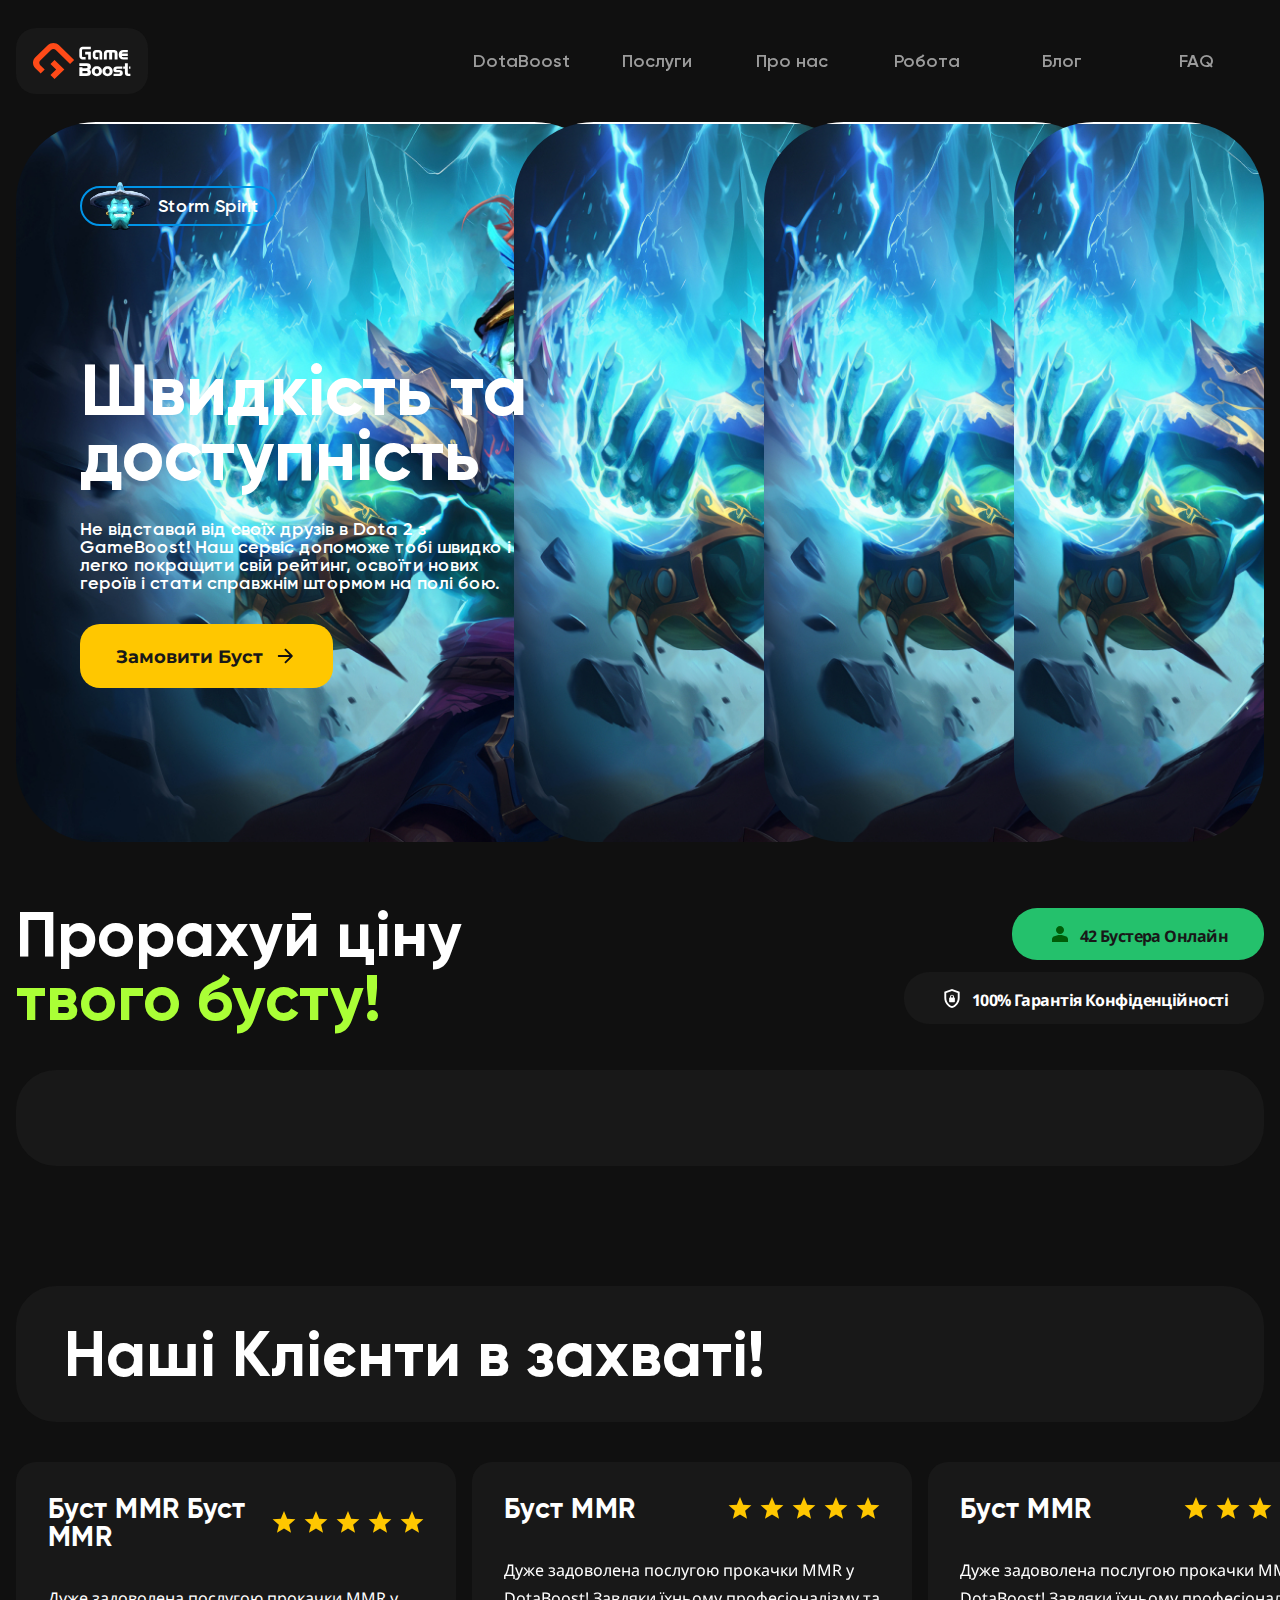
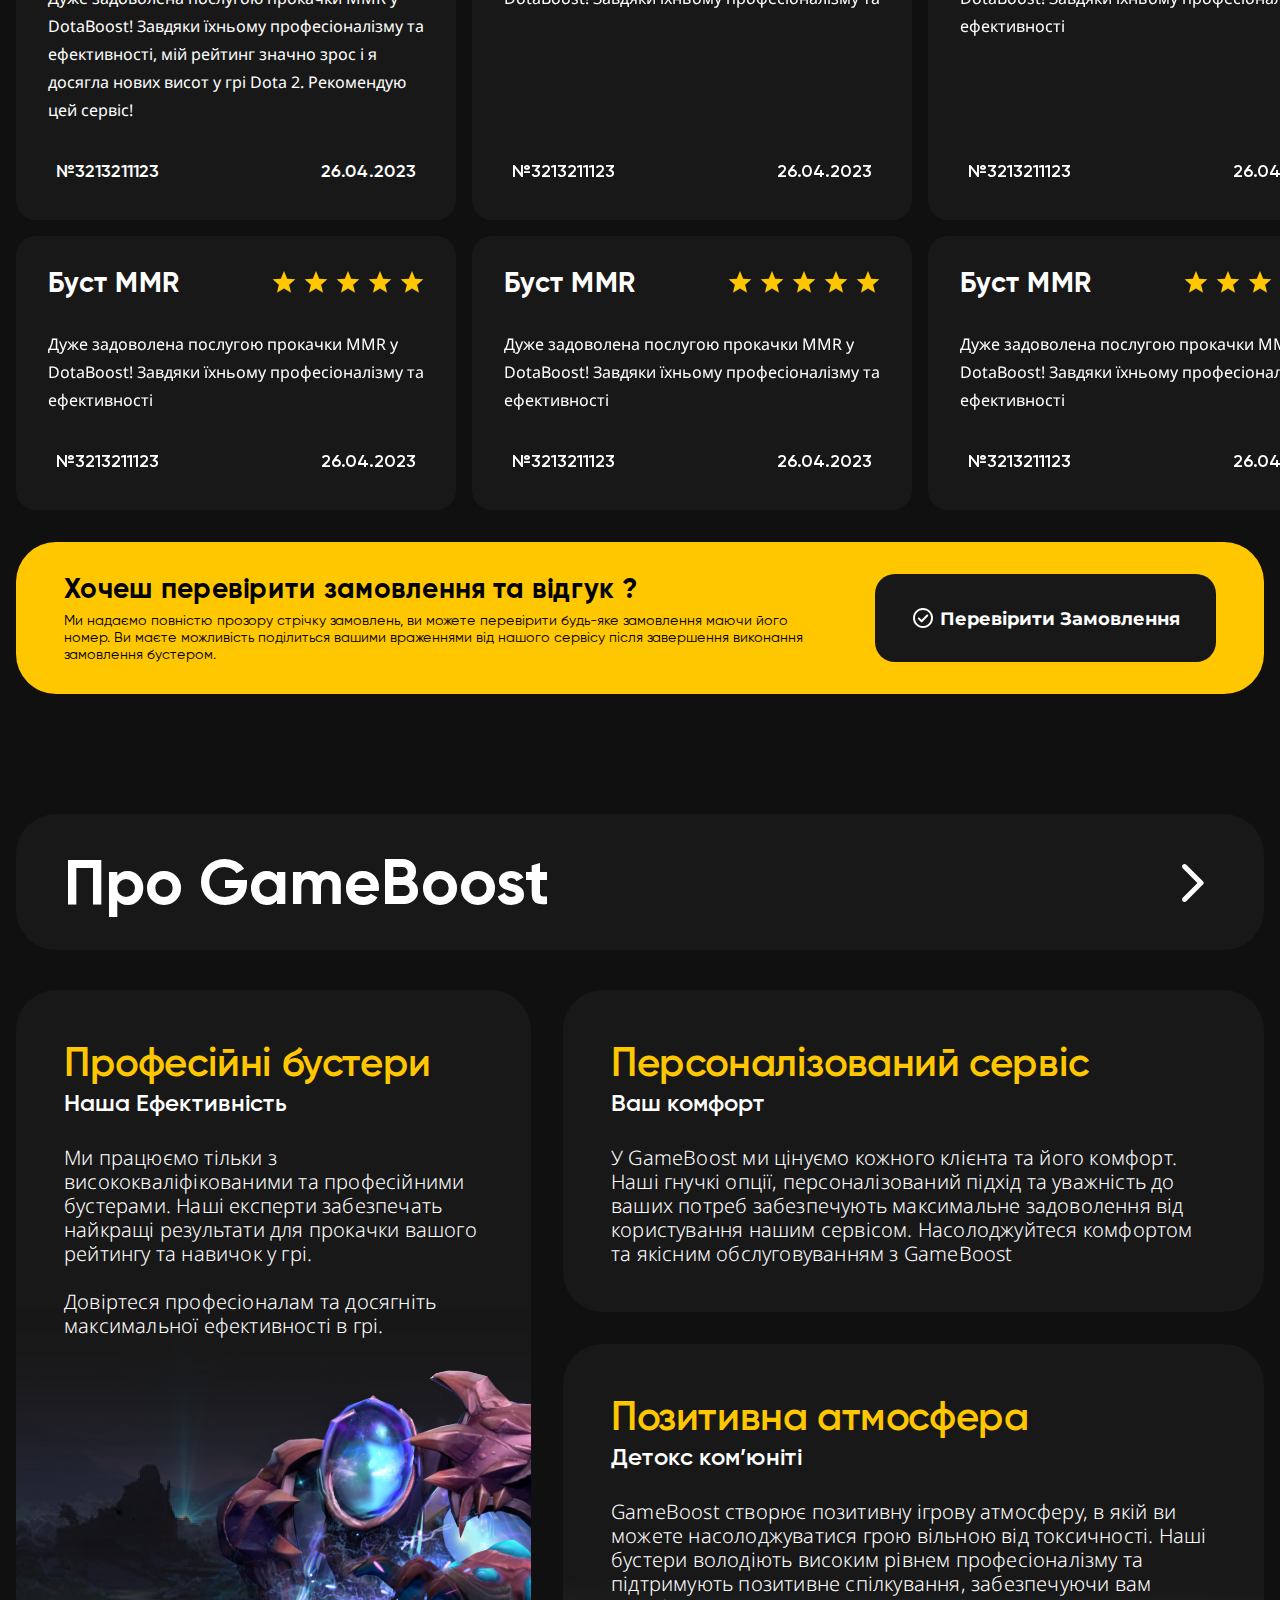
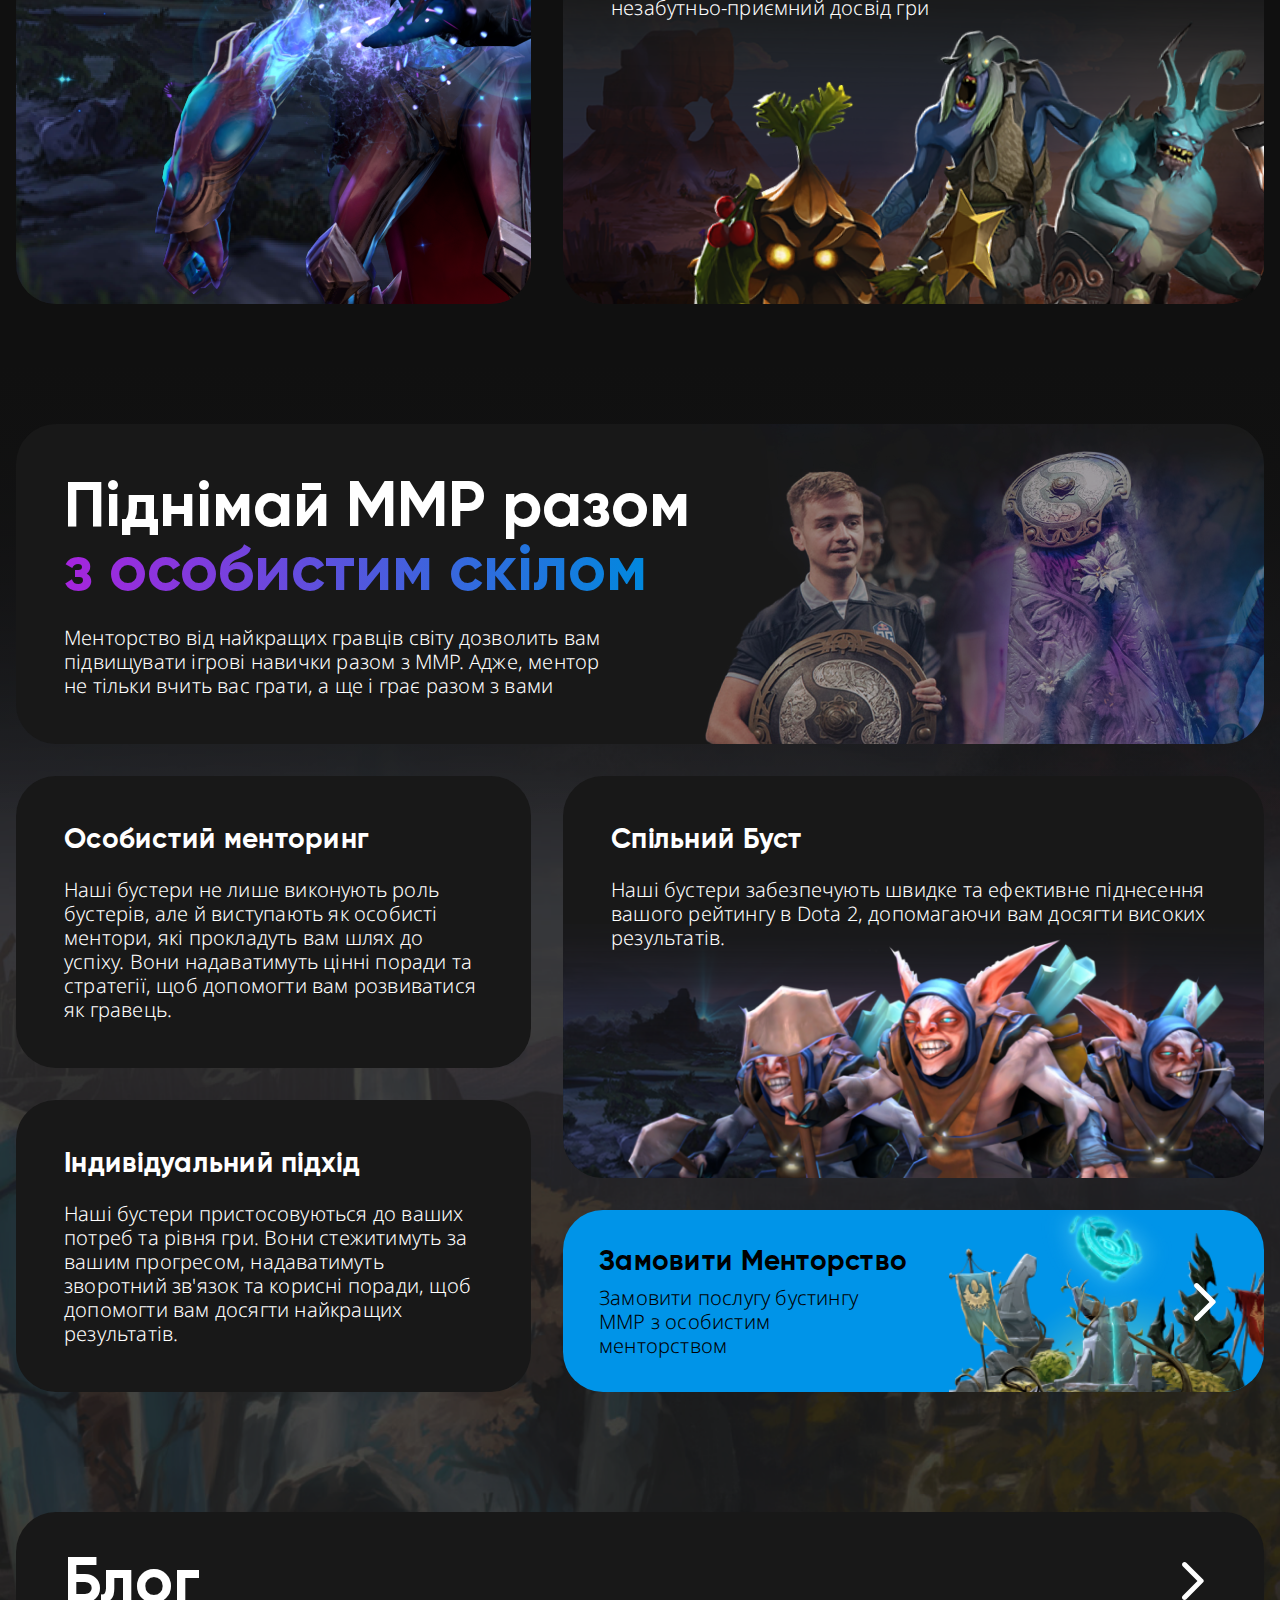
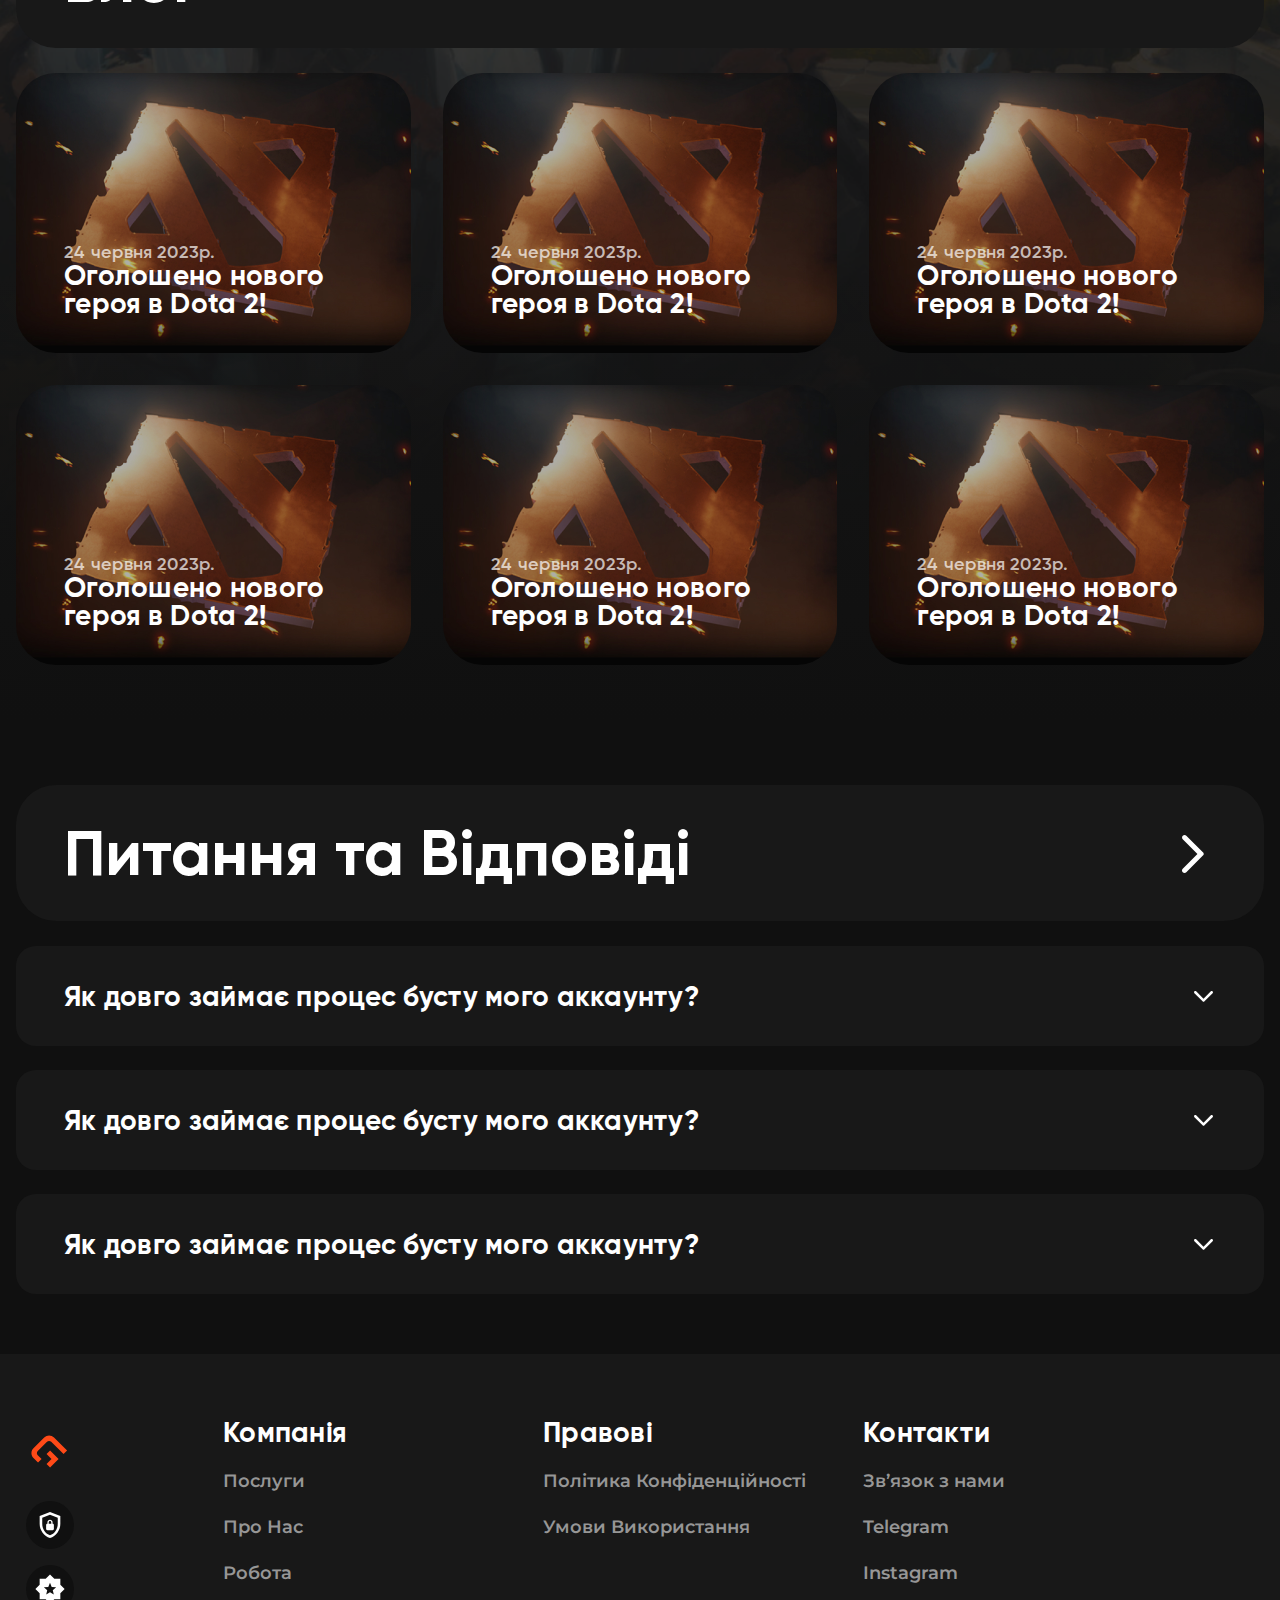
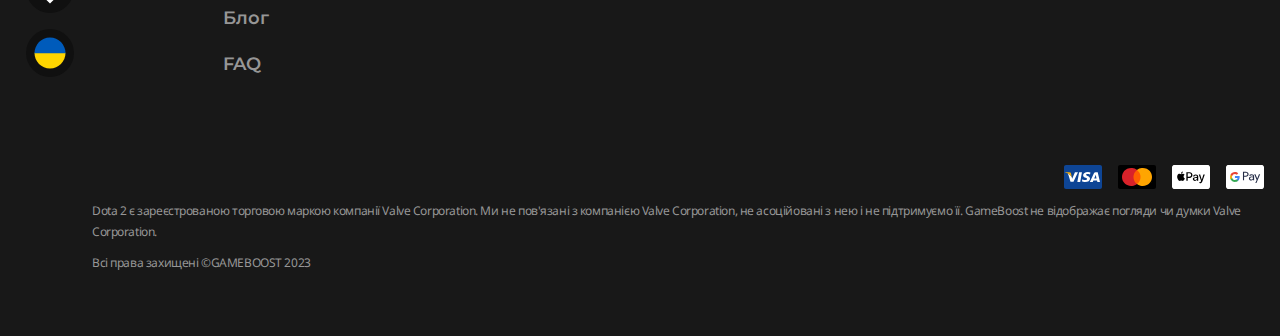
<file: boost/index.html>
<!DOCTYPE html>
<html lang="en">

<head>
    <meta charset="UTF-8">
    <meta name="viewport" content="width=device-width, initial-scale=1.0">
    <title>Document</title>

    <link rel="stylesheet" href="assets/style/font.css">

    <link rel="stylesheet" href="assets/libs/swiper/swiper.css">

    <link rel="stylesheet" href="assets/style/reset.css">
    <link rel="stylesheet" href="assets/style/index.css">
</head>

<body>

    <div class="page-wrapper">
        <header class="header">
            <div class="header__wrapper">
                <div class="container container--full">
                    <div class="header__row">
                        <div class="header__icon">
                            <svg class="icon">
                                <use xlink:href="assets/images/sprite.svg#account_circle"></use>
                            </svg>
                        </div>
                        <div class="header__logo logo">
                            <img src="assets/images/icons/logo.svg" alt="" class="logo__img">
                        </div>
                        <div class="header__nav nav">
                            <ul class="nav__list">  
                                <li class="nav__item">
                                    <a href="#" class="nav__link">DotaBoost</a>
                                </li>
                                <li class="nav__item">
                                    <a href="#" class="nav__link">Послуги</a>
                                </li>
                                <li class="nav__item">
                                    <a href="#" class="nav__link">Про нас</a>
                                </li>
                                <li class="nav__item">
                                    <a href="#" class="nav__link">Робота</a>
                                </li>
                                <li class="nav__item">
                                    <a href="#" class="nav__link">Блог</a>
                                </li>
                                <li class="nav__item">
                                    <a href="#" class="nav__link">FAQ</a>
                                </li>
                            </ul>
                        </div>
                        <div class="header__icon header__support">
                            <svg class="icon">
                                <use xlink:href="assets/images/sprite.svg#headset_mic"></use>
                            </svg>
                        </div>
                        <div class="header__burger">
                            <div class="burger">
                                <div class="burger__wrapper">
                                    <div class="burger__item"></div>
                                    <div class="burger__item"></div>
                                    <div class="burger__item"></div>
                                </div>
                            </div>
                        </div>
                        <div class="header__profile profile-card">
                            <div class="profile-card__wrapper">
                                <div class="profile-card__img">
                                    <img src="assets/images/profile/img.jpg" alt="">
                                </div>
                                <div class="profile-card__info">
                                    <p class="profile-card__name">Marakesh</p>
                                </div>
                                <div class="profile-card__footer">
                                    <div class="profile-card__icon">
                                        <svg class="icon">
                                            <use xlink:href="assets/images/sprite.svg#notifications"></use>
                                          </svg>
                                    </div>
                                </div>
                            </div>
                        </div>
                    </div>
                </div>
            </div>
        </header>
        <div class="mobile-menu">
            <div class="mobile-menu__wrapper">
                <div class="mobile-menu__block profile-card">
                    <div class="profile-card__wrapper">
                        <div class="profile-card__img">
                            <img src="assets/images/profile/img.jpg" alt="">
                        </div>
                        <div class="profile-card__info">
                            <p class="profile-card__name">Marakesh</p>
                        </div>
                        <div class="profile-card__footer profile-card__footer--end">
                            <div class="profile-card__icon profile-card__icon--black">
                                <svg class="icon">
                                    <use xlink:href="assets/images/sprite.svg#notifications"></use>
                                  </svg>
                            </div>
                            <div class="profile-card__icon profile-card__icon--black">
                                <svg class="icon">
                                    <use xlink:href="assets/images/sprite.svg#settings"></use>
                                  </svg>
                            </div>
                            <div class="profile-card__icon profile-card__icon--black">
                                <svg class="icon">
                                    <use xlink:href="assets/images/sprite.svg#logout"></use>
                                  </svg>
                            </div>
                        </div>
                    </div>
                </div>
                <div class="mobile-menu__block">
                    <ul class="mobile-menu__list">
                        <li class="mobile-menu__item">
                            <a href="#" class="mobile-menu__link">Буст ММР</a>
                        </li>
                        <li class="mobile-menu__item">
                            <a href="#" class="mobile-menu__link">Калібровка</a>
                        </li>
                        <li class="mobile-menu__item">
                            <a href="#" class="mobile-menu__link">Буст Порядності</a>
                        </li>
                        <li class="mobile-menu__item">
                            <a href="#" class="mobile-menu__link">Низький Пріорітет</a>
                        </li>
                        <li class="mobile-menu__item">
                            <a href="#" class="mobile-menu__link">Моніторинг Замовлень</a>
                        </li>
                    </ul>
                </div>
                <ul class="mobile-menu__list">
                    <li class="mobile-menu__item">
                        <a href="#" class="mobile-menu__link mobile-menu__link--grey">
                            <svg>
                                <use xlink:href="assets/images/sprite.svg#supervised"></use>
                            </svg>
                            Про Нас
                        </a>
                    </li>
                    <li class="mobile-menu__item">
                        <a href="#" class="mobile-menu__link mobile-menu__link--grey">
                            <svg>
                                <use xlink:href="assets/images/sprite.svg#work"></use>
                            </svg>
                            Робота
                        </a>
                    </li>
                    <li class="mobile-menu__item">
                        <a href="#" class="mobile-menu__link mobile-menu__link--grey">
                            <svg>
                                <use xlink:href="assets/images/sprite.svg#newsmode"></use>
                            </svg>
                            Блог
                        </a>
                    </li>
                    <li class="mobile-menu__item">
                        <a href="#" class="mobile-menu__link mobile-menu__link--grey">
                            <svg>
                                <use xlink:href="assets/images/sprite.svg#faq"></use>
                            </svg>
                            FAQ
                        </a>
                    </li>
                   
                  
                  
                </ul>
            </div>
        </div>
        <main class="page-wrapper__content">
            <div class="hero">
                <div class="hero__wrapper">
                    <div class="container container--full">
                        <div class="hero-slider" data-current="0">
                            <div class="hero-slide hero-slide--active">
                                <div class="hero-slide__info">
                                    <div class="hero-slide__tag">
                                        <div class="hero-slide__icon">
                                            <img src="assets/images/hero/storm-icon.png" alt="" class="">
                                        </div>
                                        <p class="title title--smallest title--white">Storm Spirit</p>
                                    </div>
                                    <p class="title title--big title--white">Швидкість та доступність</p>
                                    <p class="title title--smallest title--white">
                                        Не відставай від своїх друзів в Dota 2 з GameBoost! Наш сервіс допоможе тобі швидко і легко покращити свій рейтинг, освоїти нових героїв і стати справжнім штормом на полі бою. 
                                    </p>
                                    <a href="#" class="button button--middle button--orange button--arrow">Замовити Буст</a>
                                </div>
                                <div class="hero-slide__img">
                                    <img src="assets/images/hero/storm.jpg" alt="">
                                </div>
                            </div>
                            <div class="hero-slide">
                                <div class="hero-slide__info">
                                    <div class="hero-slide__tag">
                                        <div class="hero-slide__icon">
                                            <img src="assets/images/hero/storm-icon.png" alt="" class="">
                                        </div>
                                        <p class="title title--smallest title--white">Storm Spirit</p>
                                    </div>
                                    <p class="title title--big title--white">Швидкість та доступність</p>
                                    <p class="title title--smallest title--white">
                                        Не відставай від своїх друзів в Dota 2 з GameBoost! Наш сервіс допоможе тобі швидко і легко покращити свій рейтинг, освоїти нових героїв і стати справжнім штормом на полі бою. 
                                    </p>
                                    <a href="#" class="button button--middle button--orange button--arrow">Замовити Буст</a>
                                </div>
                                <div class="hero-slide__img">
                                    <img src="assets/images/hero/storm.jpg" alt="">
                                </div>
                            </div>
                            <div class="hero-slide">
                                <div class="hero-slide__info">
                                    <div class="hero-slide__tag">
                                        <div class="hero-slide__icon">
                                            <img src="assets/images/hero/storm-icon.png" alt="" class="">
                                        </div>
                                        <p class="title title--smallest title--white">Storm Spirit</p>
                                    </div>
                                    <p class="title title--big title--white">Швидкість та доступність</p>
                                    <p class="title title--smallest title--white">
                                        Не відставай від своїх друзів в Dota 2 з GameBoost! Наш сервіс допоможе тобі швидко і легко покращити свій рейтинг, освоїти нових героїв і стати справжнім штормом на полі бою. 
                                    </p>
                                    <a href="#" class="button button--middle button--orange button--arrow">Замовити Буст</a>
                                </div>
                                <div class="hero-slide__img">
                                    <img src="assets/images/hero/storm.jpg" alt="">
                                </div>
                            </div>
                            <div class="hero-slide">
                                <div class="hero-slide__info">
                                    <div class="hero-slide__tag">
                                        <div class="hero-slide__icon">
                                            <img src="assets/images/hero/storm-icon.png" alt="" class="">
                                        </div>
                                        <p class="title title--smallest title--white">Storm Spirit</p>
                                    </div>
                                    <p class="title title--big title--white">Швидкість та доступність</p>
                                    <p class="title title--smallest title--white">
                                        Не відставай від своїх друзів в Dota 2 з GameBoost! Наш сервіс допоможе тобі швидко і легко покращити свій рейтинг, освоїти нових героїв і стати справжнім штормом на полі бою. 
                                    </p>
                                    <a href="#" class="button button--middle button--orange button--arrow">Замовити Буст</a>
                                </div>
                                <div class="hero-slide__img">
                                    <img src="assets/images/hero/storm.jpg" alt="">
                                </div>
                            </div>
                            
                        </div>
                    </div>
                </div>
            </div>
            <section class="section">
                <div class="section__wrapper">
                    <div class="container">
                        <div class="section__header section__header--row section-header">
                            <h2 class="section__title section__title--small title title--base title--white">
                                Прорахуй ціну <span class="title title--base title--green">твого бусту!</span>
                            </h2>
                            <div class="section-header__buttons">
                                <a href="#" class="button button--small button--person button--green">42 Бустера Онлайн</a>
                                <a href="#" class="button button--small button--lock button--black">100% Гарантія Конфіденційності</a>
                            </div>
                        </div>
                        <div class="section__content">
                            <div class="card">
                                <div class="card__wrapper calculator">
                                    <div class="calculator__block">
    
                                    </div>
                                </div>
                            </div>
                        </div>
                    </div>
                </div>
            </section>
            <section class="section">
                <div class="section__wrapper">
                    <div class="container">
                        <div class="section__header">
                            <h2 class="title title--base title--white">Наші Клієнти в захваті!</h2>
                        </div>
                        <div class="section__content">
                            <div class="swiper review-slider">
                                <div class="swiper-wrapper">
                                    <div class="review-card swiper-slide">
                                        <div class="review-card__wrapper">
                                            <div class="review-card__header">
                                                <p class="title title--small title--white">
                                                    Буст MMR Буст MMR
                                                </p>
                                                <div class="review-card__rating rating">
                                                    <div class="rating__wrapper">
                                                        <svg class="rating__icon">
                                                            <use xlink:href="assets/images/sprite.svg#star"></use>
                                                        </svg>
                                                        <svg class="rating__icon">
                                                            <use xlink:href="assets/images/sprite.svg#star"></use>
                                                        </svg>
                                                        <svg class="rating__icon">
                                                            <use xlink:href="assets/images/sprite.svg#star"></use>
                                                        </svg>
                                                        <svg class="rating__icon">
                                                            <use xlink:href="assets/images/sprite.svg#star"></use>
                                                        </svg>
                                                        <svg class="rating__icon">
                                                            <use xlink:href="assets/images/sprite.svg#star"></use>
                                                        </svg>
                                                    </div>
                                                </div>
                                            </div>
                                            <div class="review-card__content">
                                                <p class="text text--baset text--white">
                                                    Дуже задоволена послугою прокачки MMR у DotaBoost! Завдяки їхньому
                                                    професіоналізму та
                                                    ефективності, мій рейтинг значно зрос і я досягла нових висот у грі Dota
                                                    2. Рекомендую
                                                    цей сервіс!
                                                </p>
                                            </div>
                                            <div class="review-card__footer">
                                                <p class="title title--smallest title--white">№3213211123</p>
                                                <p class="title title--smallest title--white">26.04.2023</p>
                                            </div>
                                        </div>
                                    </div>
                                    <div class="review-card swiper-slide">
                                        <div class="review-card__wrapper">
                                            <div class="review-card__header">
                                                <p class="title title--small title--white">
                                                    Буст MMR
                                                </p>
                                                <div class="review-card__rating rating">
                                                    <div class="rating__wrapper">
                                                        <svg class="rating__icon">
                                                            <use xlink:href="assets/images/sprite.svg#star"></use>
                                                        </svg>
                                                        <svg class="rating__icon">
                                                            <use xlink:href="assets/images/sprite.svg#star"></use>
                                                        </svg>
                                                        <svg class="rating__icon">
                                                            <use xlink:href="assets/images/sprite.svg#star"></use>
                                                        </svg>
                                                        <svg class="rating__icon">
                                                            <use xlink:href="assets/images/sprite.svg#star"></use>
                                                        </svg>
                                                        <svg class="rating__icon">
                                                            <use xlink:href="assets/images/sprite.svg#star"></use>
                                                        </svg>
                                                    </div>
                                                </div>
                                            </div>
                                            <div class="review-card__content">
                                                <p class="text text--baset text--white">
                                                    Дуже задоволена послугою прокачки MMR у DotaBoost! Завдяки їхньому
                                                    професіоналізму та
    
                                                </p>
                                            </div>
                                            <div class="review-card__footer">
                                                <p class="title title--smallest title--white">№3213211123</p>
                                                <p class="title title--smallest title--white">26.04.2023</p>
                                            </div>
                                        </div>
                                    </div>
                                    <div class="review-card swiper-slide">
                                        <div class="review-card__wrapper">
                                            <div class="review-card__header">
                                                <p class="title title--small title--white">
                                                    Буст MMR
                                                </p>
                                                <div class="review-card__rating rating">
                                                    <div class="rating__wrapper">
                                                        <svg class="rating__icon">
                                                            <use xlink:href="assets/images/sprite.svg#star"></use>
                                                        </svg>
                                                        <svg class="rating__icon">
                                                            <use xlink:href="assets/images/sprite.svg#star"></use>
                                                        </svg>
                                                        <svg class="rating__icon">
                                                            <use xlink:href="assets/images/sprite.svg#star"></use>
                                                        </svg>
                                                        <svg class="rating__icon">
                                                            <use xlink:href="assets/images/sprite.svg#star"></use>
                                                        </svg>
                                                        <svg class="rating__icon">
                                                            <use xlink:href="assets/images/sprite.svg#star"></use>
                                                        </svg>
                                                    </div>
                                                </div>
                                            </div>
                                            <div class="review-card__content">
                                                <p class="text text--baset text--white">
                                                    Дуже задоволена послугою прокачки MMR у DotaBoost! Завдяки їхньому
                                                    професіоналізму та
                                                    ефективності
                                                </p>
                                            </div>
                                            <div class="review-card__footer">
                                                <p class="title title--smallest title--white">№3213211123</p>
                                                <p class="title title--smallest title--white">26.04.2023</p>
                                            </div>
    
                                        </div>
                                    </div>
                                    <div class="review-card swiper-slide">
                                        <div class="review-card__wrapper">
                                            <div class="review-card__header">
                                                <p class="title title--small title--white">
                                                    Буст MMR
                                                </p>
                                                <div class="review-card__rating rating">
                                                    <div class="rating__wrapper">
                                                        <svg class="rating__icon">
                                                            <use xlink:href="assets/images/sprite.svg#star"></use>
                                                        </svg>
                                                        <svg class="rating__icon">
                                                            <use xlink:href="assets/images/sprite.svg#star"></use>
                                                        </svg>
                                                        <svg class="rating__icon">
                                                            <use xlink:href="assets/images/sprite.svg#star"></use>
                                                        </svg>
                                                        <svg class="rating__icon">
                                                            <use xlink:href="assets/images/sprite.svg#star"></use>
                                                        </svg>
                                                        <svg class="rating__icon">
                                                            <use xlink:href="assets/images/sprite.svg#star"></use>
                                                        </svg>
                                                    </div>
                                                </div>
                                            </div>
                                            <div class="review-card__content">
                                                <p class="text text--baset text--white">
                                                    Дуже задоволена послугою прокачки MMR у DotaBoost! Завдяки їхньому
                                                    професіоналізму та
                                                    ефективності
                                                </p>
                                            </div>
                                            <div class="review-card__footer">
                                                <p class="title title--smallest title--white">№3213211123</p>
                                                <p class="title title--smallest title--white">26.04.2023</p>
                                            </div>
    
                                        </div>
                                    </div>
                                    <div class="review-card swiper-slide">
                                        <div class="review-card__wrapper">
                                            <div class="review-card__header">
                                                <p class="title title--small title--white">
                                                    Буст MMR
                                                </p>
                                                <div class="review-card__rating rating">
                                                    <div class="rating__wrapper">
                                                        <svg class="rating__icon">
                                                            <use xlink:href="assets/images/sprite.svg#star"></use>
                                                        </svg>
                                                        <svg class="rating__icon">
                                                            <use xlink:href="assets/images/sprite.svg#star"></use>
                                                        </svg>
                                                        <svg class="rating__icon">
                                                            <use xlink:href="assets/images/sprite.svg#star"></use>
                                                        </svg>
                                                        <svg class="rating__icon">
                                                            <use xlink:href="assets/images/sprite.svg#star"></use>
                                                        </svg>
                                                        <svg class="rating__icon">
                                                            <use xlink:href="assets/images/sprite.svg#star"></use>
                                                        </svg>
                                                    </div>
                                                </div>
                                            </div>
                                            <div class="review-card__content">
                                                <p class="text text--baset text--white">
                                                    Дуже задоволена послугою прокачки MMR у DotaBoost! Завдяки їхньому
                                                    професіоналізму та
                                                    ефективності
                                                </p>
                                            </div>
                                            <div class="review-card__footer">
                                                <p class="title title--smallest title--white">№3213211123</p>
                                                <p class="title title--smallest title--white">26.04.2023</p>
                                            </div>
    
                                        </div>
                                    </div>
                                    <div class="review-card swiper-slide">
                                        <div class="review-card__wrapper">
                                            <div class="review-card__header">
                                                <p class="title title--small title--white">
                                                    Буст MMR
                                                </p>
                                                <div class="review-card__rating rating">
                                                    <div class="rating__wrapper">
                                                        <svg class="rating__icon">
                                                            <use xlink:href="assets/images/sprite.svg#star"></use>
                                                        </svg>
                                                        <svg class="rating__icon">
                                                            <use xlink:href="assets/images/sprite.svg#star"></use>
                                                        </svg>
                                                        <svg class="rating__icon">
                                                            <use xlink:href="assets/images/sprite.svg#star"></use>
                                                        </svg>
                                                        <svg class="rating__icon">
                                                            <use xlink:href="assets/images/sprite.svg#star"></use>
                                                        </svg>
                                                        <svg class="rating__icon">
                                                            <use xlink:href="assets/images/sprite.svg#star"></use>
                                                        </svg>
                                                    </div>
                                                </div>
                                            </div>
                                            <div class="review-card__content">
                                                <p class="text text--baset text--white">
                                                    Дуже задоволена послугою прокачки MMR у DotaBoost! Завдяки їхньому
                                                    професіоналізму та
                                                    ефективності
                                                </p>
                                            </div>
                                            <div class="review-card__footer">
                                                <p class="title title--smallest title--white">№3213211123</p>
                                                <p class="title title--smallest title--white">26.04.2023</p>
                                            </div>
    
                                        </div>
                                    </div>
                                    <div class="review-card swiper-slide">
                                        <div class="review-card__wrapper">
                                            <div class="review-card__header">
                                                <p class="title title--small title--white">
                                                    Буст MMR
                                                </p>
                                                <div class="review-card__rating rating">
                                                    <div class="rating__wrapper">
                                                        <svg class="rating__icon">
                                                            <use xlink:href="assets/images/sprite.svg#star"></use>
                                                        </svg>
                                                        <svg class="rating__icon">
                                                            <use xlink:href="assets/images/sprite.svg#star"></use>
                                                        </svg>
                                                        <svg class="rating__icon">
                                                            <use xlink:href="assets/images/sprite.svg#star"></use>
                                                        </svg>
                                                        <svg class="rating__icon">
                                                            <use xlink:href="assets/images/sprite.svg#star"></use>
                                                        </svg>
                                                        <svg class="rating__icon">
                                                            <use xlink:href="assets/images/sprite.svg#star"></use>
                                                        </svg>
                                                    </div>
                                                </div>
                                            </div>
                                            <div class="review-card__content">
                                                <p class="text text--baset text--white">
                                                    Дуже задоволена послугою прокачки MMR у DotaBoost! Завдяки їхньому
                                                    професіоналізму та
                                                    ефективності
                                                </p>
                                            </div>
                                            <div class="review-card__footer">
                                                <p class="title title--smallest title--white">№3213211123</p>
                                                <p class="title title--smallest title--white">26.04.2023</p>
                                            </div>
    
                                        </div>
                                    </div>
                                    <div class="review-card swiper-slide">
                                        <div class="review-card__wrapper">
                                            <div class="review-card__header">
                                                <p class="title title--small title--white">
                                                    Буст MMR
                                                </p>
                                                <div class="review-card__rating rating">
                                                    <div class="rating__wrapper">
                                                        <svg class="rating__icon">
                                                            <use xlink:href="assets/images/sprite.svg#star"></use>
                                                        </svg>
                                                        <svg class="rating__icon">
                                                            <use xlink:href="assets/images/sprite.svg#star"></use>
                                                        </svg>
                                                        <svg class="rating__icon">
                                                            <use xlink:href="assets/images/sprite.svg#star"></use>
                                                        </svg>
                                                        <svg class="rating__icon">
                                                            <use xlink:href="assets/images/sprite.svg#star"></use>
                                                        </svg>
                                                        <svg class="rating__icon">
                                                            <use xlink:href="assets/images/sprite.svg#star"></use>
                                                        </svg>
                                                    </div>
                                                </div>
                                            </div>
                                            <div class="review-card__content">
                                                <p class="text text--baset text--white">
                                                    Дуже задоволена послугою прокачки MMR у DotaBoost! Завдяки їхньому
                                                    професіоналізму та
                                                    ефективності
                                                </p>
                                            </div>
                                            <div class="review-card__footer">
                                                <p class="title title--smallest title--white">№3213211123</p>
                                                <p class="title title--smallest title--white">26.04.2023</p>
                                            </div>
    
                                        </div>
                                    </div>
                                    <div class="review-card swiper-slide">
                                        <div class="review-card__wrapper">
                                            <div class="review-card__header">
                                                <p class="title title--small title--white">
                                                    Буст MMR
                                                </p>
                                                <div class="review-card__rating rating">
                                                    <div class="rating__wrapper">
                                                        <svg class="rating__icon">
                                                            <use xlink:href="assets/images/sprite.svg#star"></use>
                                                        </svg>
                                                        <svg class="rating__icon">
                                                            <use xlink:href="assets/images/sprite.svg#star"></use>
                                                        </svg>
                                                        <svg class="rating__icon">
                                                            <use xlink:href="assets/images/sprite.svg#star"></use>
                                                        </svg>
                                                        <svg class="rating__icon">
                                                            <use xlink:href="assets/images/sprite.svg#star"></use>
                                                        </svg>
                                                        <svg class="rating__icon">
                                                            <use xlink:href="assets/images/sprite.svg#star"></use>
                                                        </svg>
                                                    </div>
                                                </div>
                                            </div>
    
                                            <div class="review-card__content">
                                                <p class="text text--baset text--white">
                                                    Дуже задоволена послугою прокачки MMR у DotaBoost! Завдяки їхньому
                                                    професіоналізму та
                                                    ефективності
                                                </p>
                                            </div>
                                            <div class="review-card__footer">
                                                <p class="title title--smallest title--white">№3213211123</p>
                                                <p class="title title--smallest title--white">26.04.2023</p>
                                            </div>
    
                                        </div>
                                    </div>
                                    <div class="review-card swiper-slide">
                                        <div class="review-card__wrapper">
                                            <div class="review-card__header">
                                                <p class="title title--small title--white">
                                                    Буст MMR
                                                </p>
                                                <div class="review-card__rating rating">
                                                    <div class="rating__wrapper">
                                                        <svg class="rating__icon">
                                                            <use xlink:href="assets/images/sprite.svg#star"></use>
                                                        </svg>
                                                        <svg class="rating__icon">
                                                            <use xlink:href="assets/images/sprite.svg#star"></use>
                                                        </svg>
                                                        <svg class="rating__icon">
                                                            <use xlink:href="assets/images/sprite.svg#star"></use>
                                                        </svg>
                                                        <svg class="rating__icon">
                                                            <use xlink:href="assets/images/sprite.svg#star"></use>
                                                        </svg>
                                                        <svg class="rating__icon">
                                                            <use xlink:href="assets/images/sprite.svg#star"></use>
                                                        </svg>
                                                    </div>
                                                </div>
                                            </div>
                                            <div class="review-card__content">
                                                <p class="text text--baset text--white">
                                                    Дуже задоволена послугою прокачки MMR у DotaBoost! Завдяки їхньому
                                                    професіоналізму та
                                                    ефективності
                                                </p>
                                            </div>
                                            <div class="review-card__footer">
                                                <p class="title title--smallest title--white">№3213211123</p>
                                                <p class="title title--smallest title--white">26.04.2023</p>
                                            </div>
    
                                        </div>
                                    </div>
                                    <div class="review-card swiper-slide">
                                        <div class="review-card__wrapper">
                                            <div class="review-card__header">
                                                <p class="title title--small title--white">
                                                    Буст MMR
                                                </p>
                                                <div class="review-card__rating rating">
                                                    <div class="rating__wrapper">
                                                        <svg class="rating__icon">
                                                            <use xlink:href="assets/images/sprite.svg#star"></use>
                                                        </svg>
                                                        <svg class="rating__icon">
                                                            <use xlink:href="assets/images/sprite.svg#star"></use>
                                                        </svg>
                                                        <svg class="rating__icon">
                                                            <use xlink:href="assets/images/sprite.svg#star"></use>
                                                        </svg>
                                                        <svg class="rating__icon">
                                                            <use xlink:href="assets/images/sprite.svg#star"></use>
                                                        </svg>
                                                        <svg class="rating__icon">
                                                            <use xlink:href="assets/images/sprite.svg#star"></use>
                                                        </svg>
                                                    </div>
                                                </div>
                                            </div>
                                            <div class="review-card__content">
                                                <p class="text text--baset text--white">
                                                    Дуже задоволена послугою прокачки MMR у DotaBoost! Завдяки їхньому
                                                    професіоналізму та
                                                    ефективності
                                                </p>
                                            </div>
                                            <div class="review-card__footer">
                                                <p class="title title--smallest title--white">№3213211123</p>
                                                <p class="title title--smallest title--white">26.04.2023</p>
                                            </div>
    
                                        </div>
                                    </div>
                                </div>
                            </div>
                        </div>
                        <div class="section__footer">
                            <div class="review-banner">
                                <div class="review-banner__wrapper">
                                    <div class="review-banner__header">
                                        <p class="title title--small title--black">Хочеш перевірити замовлення та відгук ?
                                        </p>
                                        <p class="title title--tiny title--black">Ми надаємо повністю прозору стрічку
                                            замовлень, ви можете перевірити будь-яке замовлення маючи його номер. Ви маєте
                                            можливість поділиться вашими враженнями від нашого сервісу після завершення
                                            виконання замовлення бустером. </p>
                                    </div>
                                    <div class="review-banner__button">
                                        <a href="#" class="button button--base button--check button--black">
                                            Перевірити Замовлення</a>
                                    </div>
                                </div>
                            </div>
                        </div>
                    </div>
                </div>
            </section>
            <section class="section about">
                <div class="section__wrapper">
                    <div class="container">
                        <div class="section__header section__header--link">
                            <h2 class="title title--base title--white">Про GameBoost</h2>
                        </div>
                        <div class="section__content">
                            <div class="about-grid">
                                <div class="about-grid__block about-grid__block--row--big card">
                                    <div class="card__wrapper">
                                        <div class="card__header">
                                            <p class="title title--middle title--orange">Професійні бустери</p>
                                            <p class="title title--large title--white">
                                                Наша Ефективність
                                            </p>
                                        </div>
                                        <div class="card__content">
                                            <p class="text text--base text--white">
                                                Ми працюємо тільки з висококваліфікованими та професійними бустерами. Наші
                                                експерти забезпечать найкращі результати для прокачки вашого рейтингу та
                                                навичок у грі.
                                            </p>
                                            <p class="text text--base text--white">
                                                Довіртеся професіоналам та досягніть максимальної ефективності в грі.
                                            </p>
                                        </div>
                                        <div class="card__bg">
                                            <img src="assets/images/about/1.png" alt="">
                                        </div>
                                    </div>
                                </div>
                                <div class="about-grid__block card">
                                    <div class="card__wrapper">
                                        <div class="card__header">
                                            <p class="title title--middle title--orange">
                                                Персоналізований сервіс
                                            </p>
                                            <p class="title title--large title--white">
                                                Ваш комфорт
                                            </p>
                                        </div>
                                        <div class="card__content">
                                            <p class="text text--base text--white">
                                                У GameBoost ми цінуємо кожного клієнта та його комфорт. Наші гнучкі опції,
                                                персоналізований підхід та уважність до ваших потреб забезпечують
                                                максимальне задоволення від користування нашим сервісом. Насолоджуйтеся
                                                комфортом та якісним обслуговуванням з GameBoost
                                            </p>
                                        </div>
                                    </div>
                                </div>
                                <div class="about-grid__block about-grid__block--height--big card">
                                    <div class="card__wrapper">
                                        <div class="card__header">
                                            <p class="title title--middle title--orange">
                                                Позитивна атмосфера
                                            </p>
                                            <p class="title title--large title--white">
                                                Детокс ком’юніті
                                            </p>
                                        </div>
                                        <div class="card__bg card__bg--small">
                                            <img src="assets/images/about/2.png" alt="">
                                        </div>
                                        <div class="card__content">
                                            <p class="text text--base text--white">
                                                GameBoost створює позитивну ігрову атмосферу, в якій ви можете
                                                насолоджуватися грою вільною від токсичності. Наші бустери володіють високим
                                                рівнем професіоналізму та підтримують позитивне спілкування, забезпечуючи
                                                вам незабутньо-приємний досвід гри
                                            </p>
                                        </div>
                                    </div>
                                </div>
                            </div>
                        
                        </div>
                    </div>
                </div>
            </section>
            <div class="section-bg">
                <div class="section about">
                    <div class="section__wrapper">
                        <div class="container">
                            <div class="about__block">
                                <div class="about__block about-grid">
                                    <div class="about-grid__block about-grid__block--column--full card">
                                        <div class="card__wrapper">
                                            <div class="card__header card__header--half">
                                                <p class="title title--base title--white">
                                                    Піднімай ММР разом <span class="title title--base title--gradient">з
                                                        особистим скілом</span>
                                                </p>
                                            </div>
                                            <div class="card__content card__content--half">
                                                <p class="text text--base text--white">
                                                    Менторство від найкращих гравців світу дозволить вам підвищувати ігрові
                                                    навички разом з ММР. Адже, ментор не тільки вчить вас грати, а ще і грає
                                                    разом з вами
                                                </p>
                                            </div>
                                            <div class="card__bg card__bg--right card__bg--mobile--relative">
                                                <img class="img img--desktop" src="assets/images/about/3.png" alt="">
                                                <img class="img img--mobile" src="assets/images/about/3-m.png" alt="">
                                            </div>
                                        </div>
                                    </div>
                                    <div class="about-grid__block about-grid__block--row--big card">
                                        <div class="card__wrapper">
                                            <div class="card__header">
                                                <p class="title title--small title--white">
                                                    Особистий менторинг
                                                </p>
    
                                            </div>
                                            <div class="card__content">
                                                <p class="text text--base text--white">
                                                    Наші бустери не лише виконують роль бустерів, але й виступають як
                                                    особисті ментори, які прокладуть вам шлях до успіху. Вони надаватимуть
                                                    цінні поради та стратегії, щоб допомогти вам розвиватися як гравець.
                                                </p>
                                            </div>
                                        </div>
                                    </div>
                                    <div class="about-grid__block about-grid__block--row--biggest card">
                                        <div class="card__wrapper">
                                            <div class="card__header">
                                                <p class="title title--small title--white">
                                                    Спільний Буст
                                                </p>
    
                                            </div>
                                            <div class="card__content">
                                                <p class="text text--base text--white">
                                                    Наші бустери забезпечують швидке та ефективне піднесення вашого рейтингу в Dota 2, допомагаючи вам досягти високих результатів.
                                                </p>
                                            </div>
                                            <div class="card__bg">
                                                <img src="assets/images/about/4.png" alt="">
                                            </div>
                                        </div>
                                    </div>
                                    <div class="about-grid__block about-grid__block--row--big card">
                                        <div class="card__wrapper">
                                            <div class="card__header">
                                                <p class="title title--small title--white">
                                                    Індивідуальний підхід
                                                </p>
    
                                            </div>
                                            <div class="card__content">
                                                <p class="text text--base text--white">
                                                    Наші бустери пристосовуються до ваших потреб та рівня гри. Вони
                                                    стежитимуть за вашим прогресом, надаватимуть зворотний зв'язок та
                                                    корисні поради, щоб допомогти вам досягти найкращих результатів.
                                                </p>
                                            </div>
                                        </div>
                                    </div>
                                    <div class="about-grid__block card card--link">
                                        <a href="#" class="card__wrapper card__wrapper--banner card__wrapper--padding--small card__wrapper--blue">
                                            <div class="card__header card__header--margin--small">
                                                <p class="title title--small title--black">
                                                    Замовити Менторство
                                                </p>
                                            </div>
                                            <div class="card__content card__content--half">
                                                <p class="text text--base text--black">
                                                    Замовити послугу бустингу ММР з особистим менторством
                                                </p>
                                            </div>
                                            <div class="card__bg card__bg--right">
                                                <img src="assets/images/about/5.png" alt="">
                                            </div>
                                        </a>
                                    </div>
                                </div>
                            </div>
                        </div>
                    </div>
                </div>
                <section class="section">
                    <div class="section__wrapper">
                        <div class="container">
                            <div class="section__header section__header--margin--small section__header--link">
                                <h2 class="title title--base title--white">Блог</h2>
                            </div>
                            <div class="section__content">
                                <div class="blog-grid">
                                    <div class="blog-card">
                                        <div class="blog-card__wrapper">
                                            <img src="assets/images/blog/1.jpg" alt="" class="blog-card__img">
                                            <div class="blog-card__content">
                                                <p class="title title--smallest title--grey">24 червня 2023р.</p>
                                                <p class="title title--small title--white">Оголошено нового героя в Dota 2!</p>
                                            </div>
                                        </div>
                                    </div>
                                    <div class="blog-card">
                                        <div class="blog-card__wrapper">
                                            <img src="assets/images/blog/1.jpg" alt="" class="blog-card__img">
                                            <div class="blog-card__content">
                                                <p class="title title--smallest title--grey">24 червня 2023р.</p>
                                                <p class="title title--small title--white">Оголошено нового героя в Dota 2!</p>
                                            </div>
                                        </div>
                                    </div>
                                    <div class="blog-card">
                                        <div class="blog-card__wrapper">
                                            <img src="assets/images/blog/1.jpg" alt="" class="blog-card__img">
                                            <div class="blog-card__content">
                                                <p class="title title--smallest title--grey">24 червня 2023р.</p>
                                                <p class="title title--small title--white">Оголошено нового героя в Dota 2!</p>
                                            </div>
                                        </div>
                                    </div>
                                    <div class="blog-card">
                                        <div class="blog-card__wrapper">
                                            <img src="assets/images/blog/1.jpg" alt="" class="blog-card__img">
                                            <div class="blog-card__content">
                                                <p class="title title--smallest title--grey">24 червня 2023р.</p>
                                                <p class="title title--small title--white">Оголошено нового героя в Dota 2!</p>
                                            </div>
                                        </div>
                                    </div>
                                    <div class="blog-card">
                                        <div class="blog-card__wrapper">
                                            <img src="assets/images/blog/1.jpg" alt="" class="blog-card__img">
                                            <div class="blog-card__content">
                                                <p class="title title--smallest title--grey">24 червня 2023р.</p>
                                                <p class="title title--small title--white">Оголошено нового героя в Dota 2!</p>
                                            </div>
                                        </div>
                                    </div>
                                    <div class="blog-card">
                                        <div class="blog-card__wrapper">
                                            <img src="assets/images/blog/1.jpg" alt="" class="blog-card__img">
                                            <div class="blog-card__content">
                                                <p class="title title--smallest title--grey">24 червня 2023р.</p>
                                                <p class="title title--small title--white">Оголошено нового героя в Dota 2!</p>
                                            </div>
                                        </div>
                                    </div>
                                </div>
                            </div>
                        </div>
                    </div>
                </section>
            </div>
            <section class="section">
                <div class="section__wrapper">
                    <div class="container">
                        <div class="section__header section__header--link section__header--margin--small">
                            <h2 class="title title--base title--white">Питання та Відповіді</h2>
                        </div>
                        <div class="section__content">
                            <div class="faq-list">
                                <div class="faq-item">
                                    <div class="faq-item__wrapper">
                                        <div class="faq-item__header">
                                            <p class="title title--white title--small">Як довго займає процес бусту мого
                                                аккаунту?</p>
                                        </div>
                                        <div class="faq-item__content">
                                            <p class="text text--white">
                                                Lorem ipsum dolor, sit amet consectetur adipisicing elit. Delectus nulla
                                                veniam hic nihil distinctio. Impedit hic debitis laborum quaerat ipsam quas
                                                cupiditate assumenda, ratione esse, earum excepturi corporis in aliquid?
                                                Unde obcaecati harum nemo repellat recusandae, animi dolore deserunt, labore
                                                ad quam quia, debitis officiis tempore minus doloremque odio! Non.
                                            </p>
                                        </div>
                                    </div>
                                </div>
                                <div class="faq-item">
                                    <div class="faq-item__wrapper">
                                        <div class="faq-item__header">
                                            <p class="title title--white title--small">Як довго займає процес бусту мого
                                                аккаунту?</p>
                                        </div>
                                        <div class="faq-item__content">
                                            <p class="text text--white">
                                                Lorem ipsum dolor, sit amet consectetur adipisicing elit. Delectus nulla
                                                veniam hic nihil distinctio. Impedit hic debitis laborum quaerat ipsam quas
                                                cupiditate assumenda, ratione esse, earum excepturi corporis in aliquid?
                                                Unde obcaecati harum nemo repellat recusandae, animi dolore deserunt, labore
                                                ad quam quia, debitis officiis tempore minus doloremque odio! Non.
                                            </p>
                                        </div>
                                    </div>
                                </div>
                                <div class="faq-item">
                                    <div class="faq-item__wrapper">
                                        <div class="faq-item__header">
                                            <p class="title title--white title--small">Як довго займає процес бусту мого
                                                аккаунту?</p>
                                        </div>
                                        <div class="faq-item__content">
                                            <p class="text text--white">
                                                Lorem ipsum dolor, sit amet consectetur adipisicing elit. Delectus nulla
                                                veniam hic nihil distinctio. Impedit hic debitis laborum quaerat ipsam quas
                                                cupiditate assumenda, ratione esse, earum excepturi corporis in aliquid?
                                                Unde obcaecati harum nemo repellat recusandae, animi dolore deserunt, labore
                                                ad quam quia, debitis officiis tempore minus doloremque odio! Non.
                                            </p>
                                        </div>
                                    </div>
                                </div>
                            </div>
                        </div>
                    </div>
                </div>
            </section>
        </main>
        <footer class="footer">
            <div class="footer__wrapper">
                <div class="container">
                    <div class="footer__box">
                        <div class="footer__nav">
                            <ul class="footer__list footer__list--center footer__list--gap--small">
                                <li class="footer__logo logo">
                                    <img src="assets/images/icons/logo-small.svg" alt="" class="logo">
                                </li>
                                <li class="footer__icon">
                                    <svg>
                                        <use xlink:href="assets/images/sprite.svg#shield_lock"></use>
                                    </svg>
                                </li>
                                <li class="footer__icon">
                                    <svg>
                                        <use xlink:href="assets/images/sprite.svg#award_star"></use>
                                    </svg>
                                </li>
                                <li class="footer__icon">
                                    <svg>
                                        <use xlink:href="assets/images/sprite.svg#ua"></use>
                                    </svg>
                                </li>
                            </ul>
                        </div>
                        <div class="footer__info">
                            <div class="footer__row">
                                <div class="footer-block">
                                    <div class="footer-block__header">
                                        <p class="title title--small title--white">
                                            Компанія
                                        </p>
                                    </div>
                                    <div class="footer-block__content">
                                        <ul class="footer__list">
                                            <li>
                                                <a href="#" class="text text--grey text--semibold text--small text--font--accent">
                                                    Послуги
                                                </a>
                                            </li>
                                            <li>
                                                <a href="#" class="text text--grey text--semibold text--small text--font--accent">
                                                    Про Нас
                                                </a>
                                            </li>
                                            <li>
                                                <a href="#" class="text text--grey text--semibold text--small text--font--accent">
                                                    Робота
                                                </a>
                                            </li>
                                            <li>
                                                <a href="#" class="text text--grey text--semibold text--small text--font--accent">
                                                    Блог
                                                </a>
                                            </li>
                                            <li>
                                                <a href="#" class="text text--grey text--semibold text--small text--font--accent">
                                                    FAQ
                                                </a>
                                            </li>
                                        </ul>
                                    </div>
                                </div>
                                <div class="footer-block">
                                    <div class="footer-block__header">
                                        <p class="title title--small title--white">
                                            Правові
                                        </p>
                                    </div>
                                    <div class="footer-block__content">
                                        <ul class="footer__list">
                                            <li>
                                                <a href="#" class="text text--grey text--semibold text--small text--font--accent">
                                                    Політика Конфіденційності
                                                </a>
                                            </li>
                                            <li>
                                                <a href="#" class="text text--grey text--semibold text--small text--font--accent">
                                                    Умови Використання
                                                </a>
                                            </li>
                                            
                                        </ul>
                                    </div>
                                </div>
                                <div class="footer-block">
                                    <div class="footer-block__header">
                                        <p class="title title--small title--white">
                                            Контакти
                                        </p>
                                    </div>
                                    <div class="footer-block__content">
                                        <ul class="footer__list">
                                            <li>
                                                <a href="#" class="text text--grey text--semibold text--small text--font--accent">
                                                    Зв’язок з нами
                                                </a>
                                            </li>
                                            <li>
                                                <a href="#" class="text text--grey text--semibold text--small text--font--accent">
                                                    Telegram
                                                </a>
                                            </li>
                                            <li>
                                                <a href="#" class="text text--grey text--semibold text--small text--font--accent">
                                                    Instagram
                                                </a>
                                            </li>
                                        </ul>
                                    </div>
                                </div>
                                
                            </div>
                        </div>
                    </div>
                    <div class="footer__text">
                        <div class="footer__payment payment">
                            <ul class="payment__list">
                                <li class="payment__item">
                                    <svg class="payment__icon">
                                        <use xlink:href="assets/images/sprite.svg#visa"></use>
                                      </svg>
                                </li>
                                <li class="payment__item">
                                    <svg class="payment__icon">
                                        <use xlink:href="assets/images/sprite.svg#mastercard"></use>
                                      </svg>
                                </li>
                                <li class="payment__item">
                                    <svg class="payment__icon">
                                        <use xlink:href="assets/images/sprite.svg#apay"></use>
                                      </svg>
                                </li>
                                <li class="payment__item">
                                    <svg class="payment__icon">
                                        <use xlink:href="assets/images/sprite.svg#gpay"></use>
                                      </svg>
                                </li>
                            </ul>
                        </div>
                        <p class="text text--tiny text--grey">
                            Dota 2 є зареєстрованою торговою маркою компанії Valve Corporation. Ми не пов'язані з компанією Valve Corporation, не асоційовані з нею і не підтримуємо її. GameBoost не відображає погляди чи думки Valve Corporation.
                        </p>
                        <p class="text text--tiny text--grey">
                            Всі права захищені &copy;GAMEBOOST 2023
                        </p>
                    </div>
                </div>
            </div>
        </footer>
    </div>


    <script src="assets/libs/swiper/swiper.js"></script>
    <script src="assets/scripts/index.js"></script>

</body>

</html>
</file>
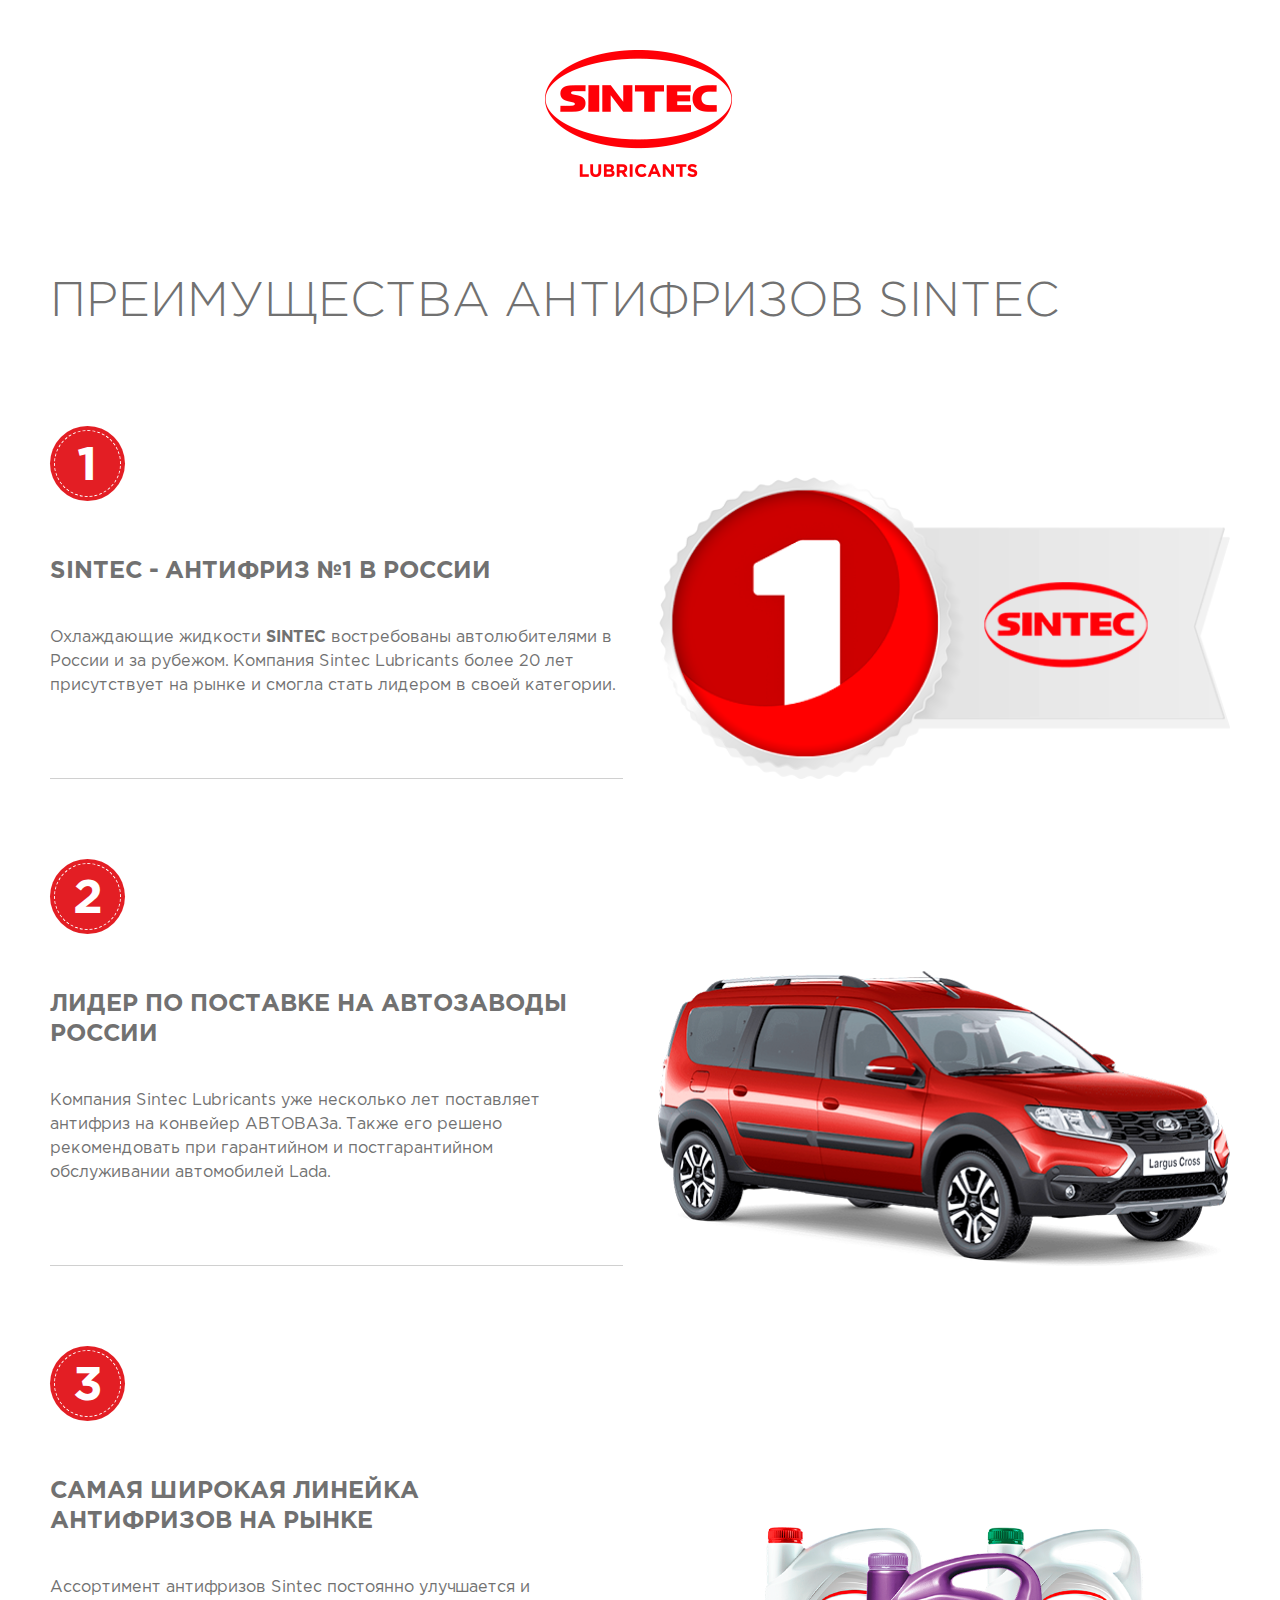
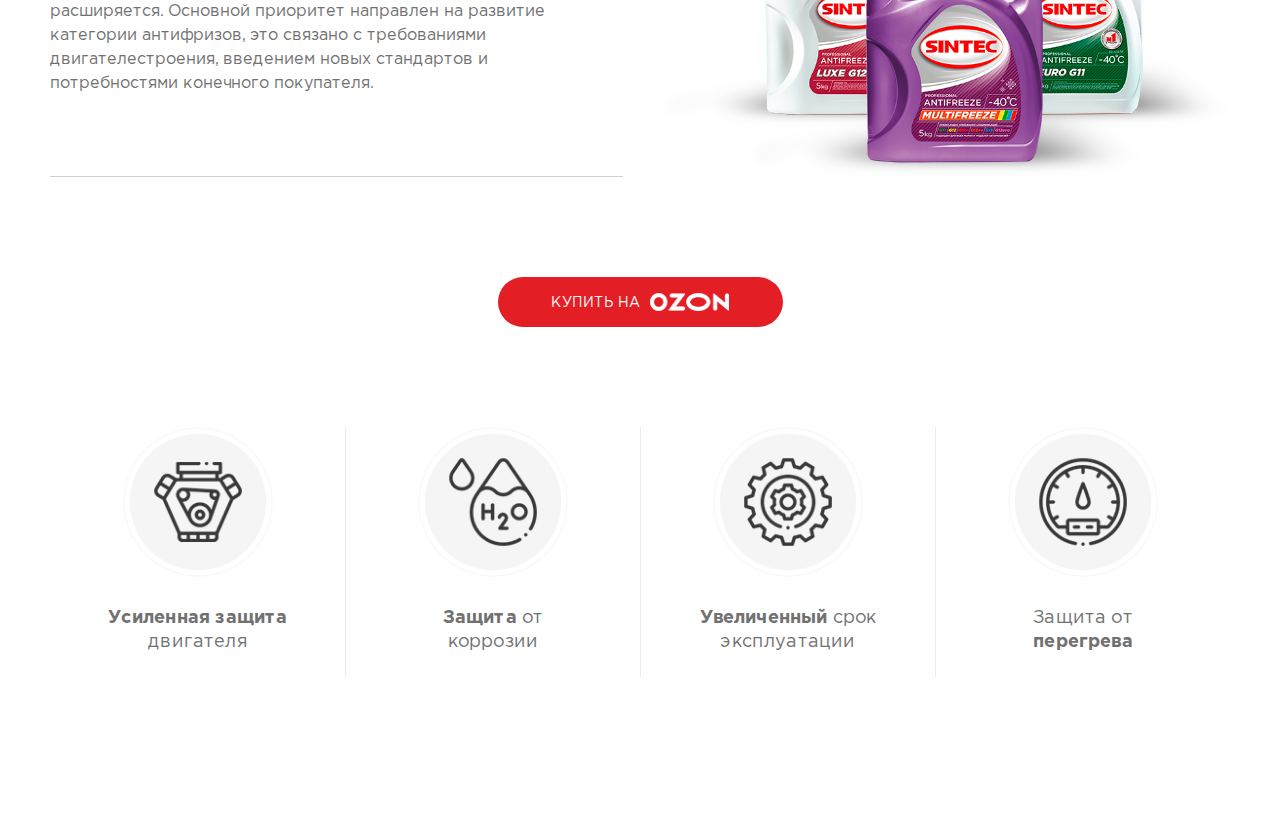
<file: sintec/index.html>
<!doctype html>
<html lang="ru">
<head>
    <meta charset="UTF-8">
    <meta name="viewport"
          content="width=device-width, user-scalable=no, initial-scale=1.0, maximum-scale=1.0, minimum-scale=1.0">
    <meta http-equiv="X-UA-Compatible" content="ie=edge">
    <title>Sintec</title>
    <link rel="stylesheet" href="style/reset.css">
    <link rel="stylesheet" href="style/main.css">
</head>
<body>

<div class="page-wrapper">
    <div class="page-wrapper__box">
        <div class="page-wrapper__header">
            <div class="container">
                <div class="page-logo">
                    <div class="page-logo__wrapper">
                        <div class="page-logo__img">
                            <img src="img/logo.png" alt="sintec" class="page-logo__img-item">
                        </div>
                    </div>
                </div>
            </div>
        </div>
        <div class="page-wrapper__content">
            <div class="container">
                <h1 class="page__title">
                    Преимущества антифризов Sintec
                </h1>
            </div>
        </div>
        <div class="page-wrapper__advantages">
            <div class="container">
                <div class="advantages">
                    <div class="advantages-list">
                        <div class="advantages-list__item">
                            <div class="advantages-item">
                                <div class="advantages-item__grid">
                                    <div class="advantages-item__grid-block advantages-item__grid-block_bordered">
                                        <div class="advantages-item__content">
                                            <div class="advantages-item__counter">

                                            </div>
                                            <div class="advantages-item__title">
                                                <p class="advantages-item__title-label">
                                                    Sintec - антифриз №1 в России
                                                </p>
                                            </div>
                                            <div class="advantages-item__description">
                                                <p class="advantages-item__description-text">
                                                    Охлаждающие жидкости <span
                                                        class="advantages-item__description-text_bold">SINTEC</span>
                                                    востребованы автолюбителями в России и за
                                                    рубежом. Компания Sintec Lubricants более 20 лет присутствует на
                                                    рынке и
                                                    смогла стать лидером в своей категории.
                                                </p>
                                            </div>
                                        </div>
                                    </div>
                                    <div class="advantages-item__grid-block">
                                        <div class="advantages-item__img">
                                            <img class="advantages-item__img-block"
                                                 src="img/advantages/advantages-1.png" alt="">
                                        </div>
                                    </div>
                                </div>
                            </div>
                        </div>
                        <div class="advantages-list__item">
                            <div class="advantages-item">
                                <div class="advantages-item__grid">
                                    <div class="advantages-item__grid-block advantages-item__grid-block_bordered">
                                        <div class="advantages-item__content">
                                            <div class="advantages-item__counter">

                                            </div>
                                            <div class="advantages-item__title">
                                                <p class="advantages-item__title-label">
                                                    Лидер по поставке на автозаводы
                                                    России
                                                </p>
                                            </div>
                                            <div class="advantages-item__description advantages-item__description_small">
                                                <p class="advantages-item__description-text">
                                                    Компания Sintec Lubricants уже несколько лет поставляет антифриз на
                                                    конвейер АВТОВАЗа. Также его решено рекомендовать при гарантийном и
                                                    постгарантийном обслуживании автомобилей Lada.
                                                </p>
                                            </div>
                                        </div>
                                    </div>
                                    <div class="advantages-item__grid-block">
                                        <div class="advantages-item__img">
                                            <img class="advantages-item__img-block"
                                                 src="img/advantages/advantages-2.png" alt="">
                                        </div>
                                    </div>
                                </div>
                            </div>
                        </div>
                        <div class="advantages-list__item">
                            <div class="advantages-item">
                                <div class="advantages-item__grid">
                                    <div class="advantages-item__grid-block advantages-item__grid-block_bordered">
                                        <div class="advantages-item__content">
                                            <div class="advantages-item__counter">

                                            </div>
                                            <div class="advantages-item__title">
                                                <p class="advantages-item__title-label">
                                                    Самая широкая линейка <br>
                                                    антифризов на рынке
                                                </p>
                                            </div>
                                            <div class="advantages-item__description advantages-item__description_small">
                                                <p class="advantages-item__description-text">
                                                    Ассортимент антифризов Sintec постоянно улучшается и расширяется.
                                                    Основной приоритет направлен на развитие категории антифризов, это
                                                    связано с требованиями двигателестроения, введением новых стандартов
                                                    и потребностями конечного покупателя.
                                                </p>
                                            </div>
                                        </div>
                                    </div>
                                    <div class="advantages-item__grid-block">
                                        <div class="advantages-item__img">
                                            <img class="advantages-item__img-block advantages-item__img-block_big"
                                                 src="img/advantages/advantages-3.png" alt="">
                                        </div>
                                    </div>
                                </div>
                            </div>
                        </div>
                    </div>
                </div>
            </div>
            
        </div>
        <div class="page-wrapper__button">
            <a class="ozon-btn" href="#">
                <span class="ozon-btn__text">купить на</span>
                <span class="ozon-btn__img">
                    <img src="img/ozon.png" alt="" class="ozon-btn__img-item">
                </span>
            </a>
        </div>
        <div class="page-wrapper__footer">
            <div class="container">
                <div class="benefits">
                    <div class="benefits-list">
                        <div class="benefits-list__wrapper">
                            <div class="benefits-list__item">
                                <div class="benefits-item">
                                    <div class="benefits-item__wrapper">
                                        <div class="benefits-item__icon">
                                            <img src="img/benefits/benefits-1.png" alt="" class="benefits-item__img">
                                        </div>
                                        <div class="benefits-item__content">
                                            <p class="benefits-item__text">
                                                <span>Усиленная защита</span> <br> двигателя
                                            </p>
                                        </div>
                                    </div>
                                </div>
                            </div>
                            <div class="benefits-list__item">
                                <div class="benefits-item">
                                    <div class="benefits-item__wrapper">
                                        <div class="benefits-item__icon">
                                            <img src="img/benefits/benefits-2.png" alt="" class="benefits-item__img">
                                        </div>
                                        <div class="benefits-item__content">
                                            <p class="benefits-item__text">
                                                <span>Защита</span> от <br>
                                                коррозии
                                            </p>
                                        </div>
                                    </div>
                                </div>
                            </div>
                            <div class="benefits-list__item">
                                <div class="benefits-item">
                                    <div class="benefits-item__wrapper">
                                        <div class="benefits-item__icon">
                                            <img src="img/benefits/benefits-3.png" alt="" class="benefits-item__img">
                                        </div>
                                        <div class="benefits-item__content">
                                            <p class="benefits-item__text">
                                                <span>Увеличенный</span> срок <br> эксплуатации
                                            </p>
                                        </div>
                                    </div>
                                </div>
                            </div>
                            <div class="benefits-list__item">
                                <div class="benefits-item">
                                    <div class="benefits-item__wrapper">
                                        <div class="benefits-item__icon">
                                            <img src="img/benefits/benefits-4.png" alt="" class="benefits-item__img">
                                        </div>
                                        <div class="benefits-item__content">
                                            <p class="benefits-item__text">
                                                Защита от <br>
                                                <span>перегрева</span>
                                            </p>
                                        </div>
                                    </div>
                                </div>
                            </div>
                        </div>
                    </div>
                </div>
            </div>
        </div>
    </div>
</div>

</body>
</html>
</file>
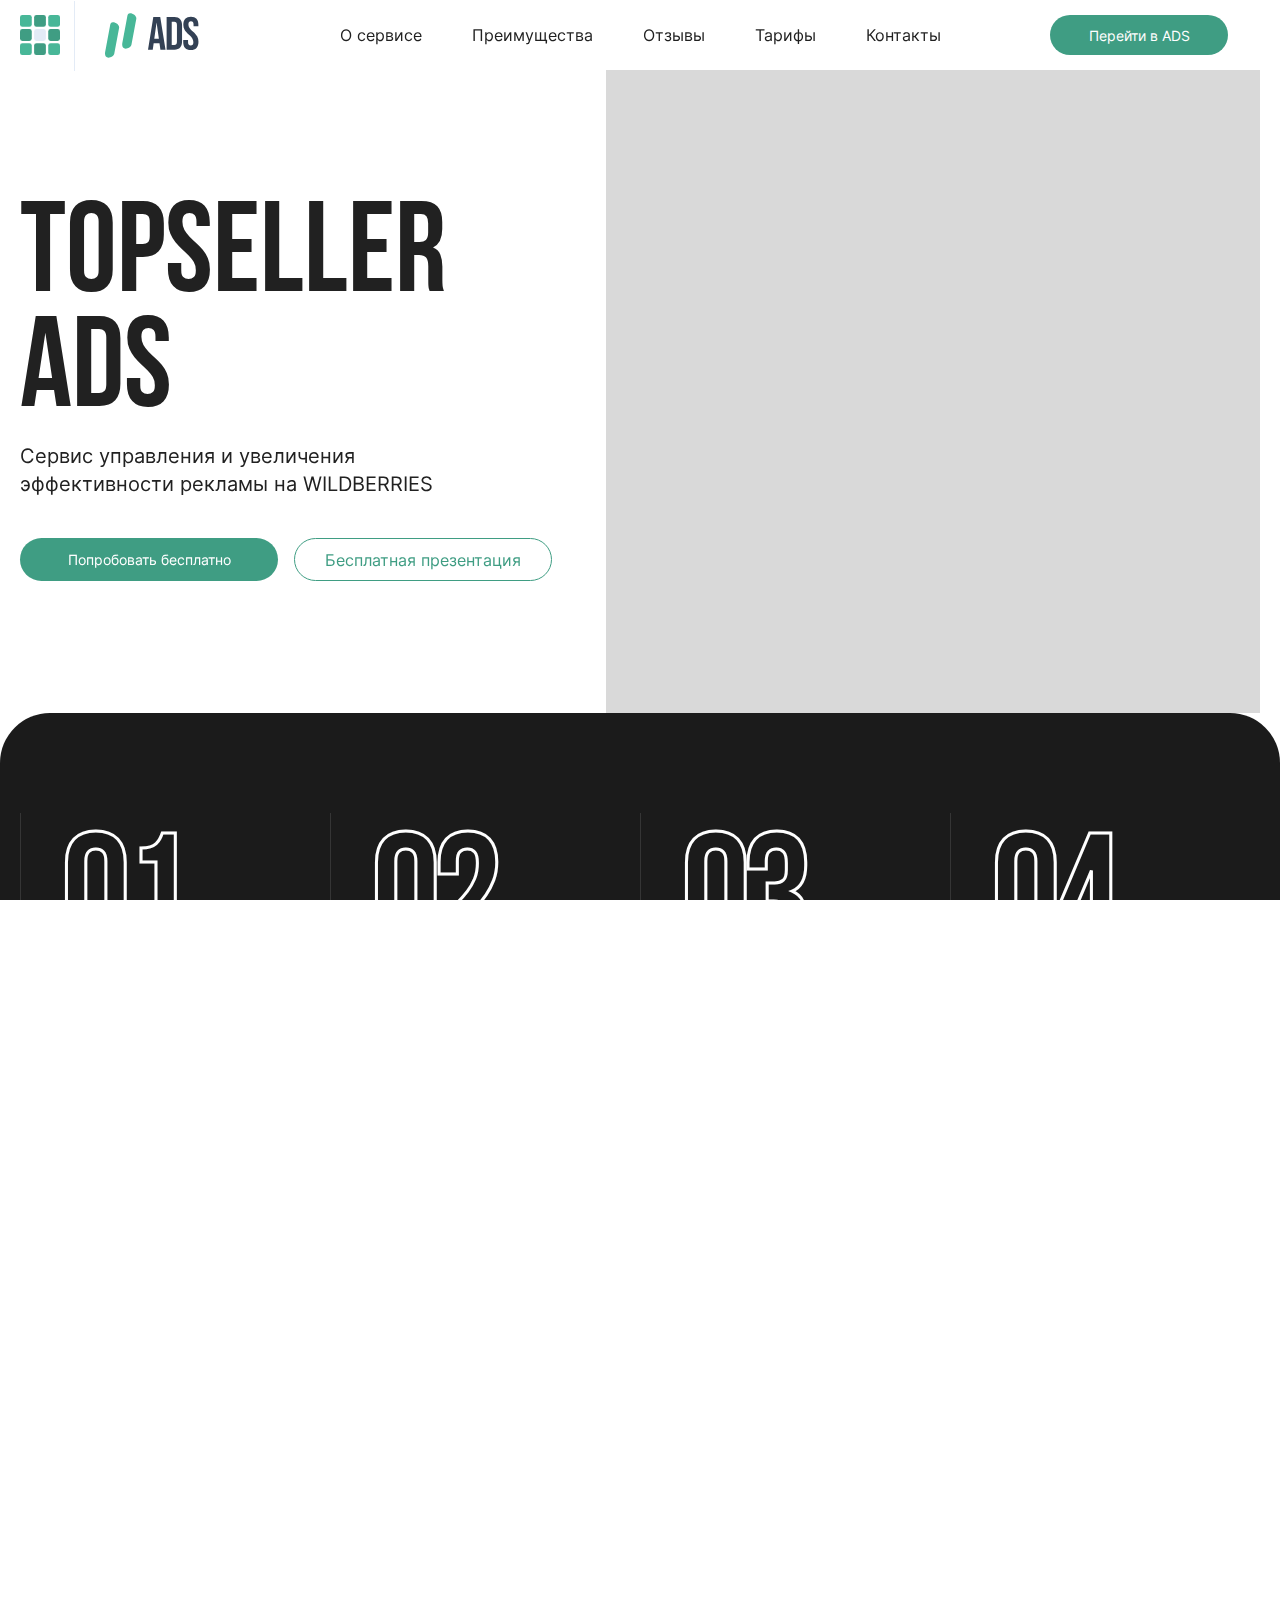
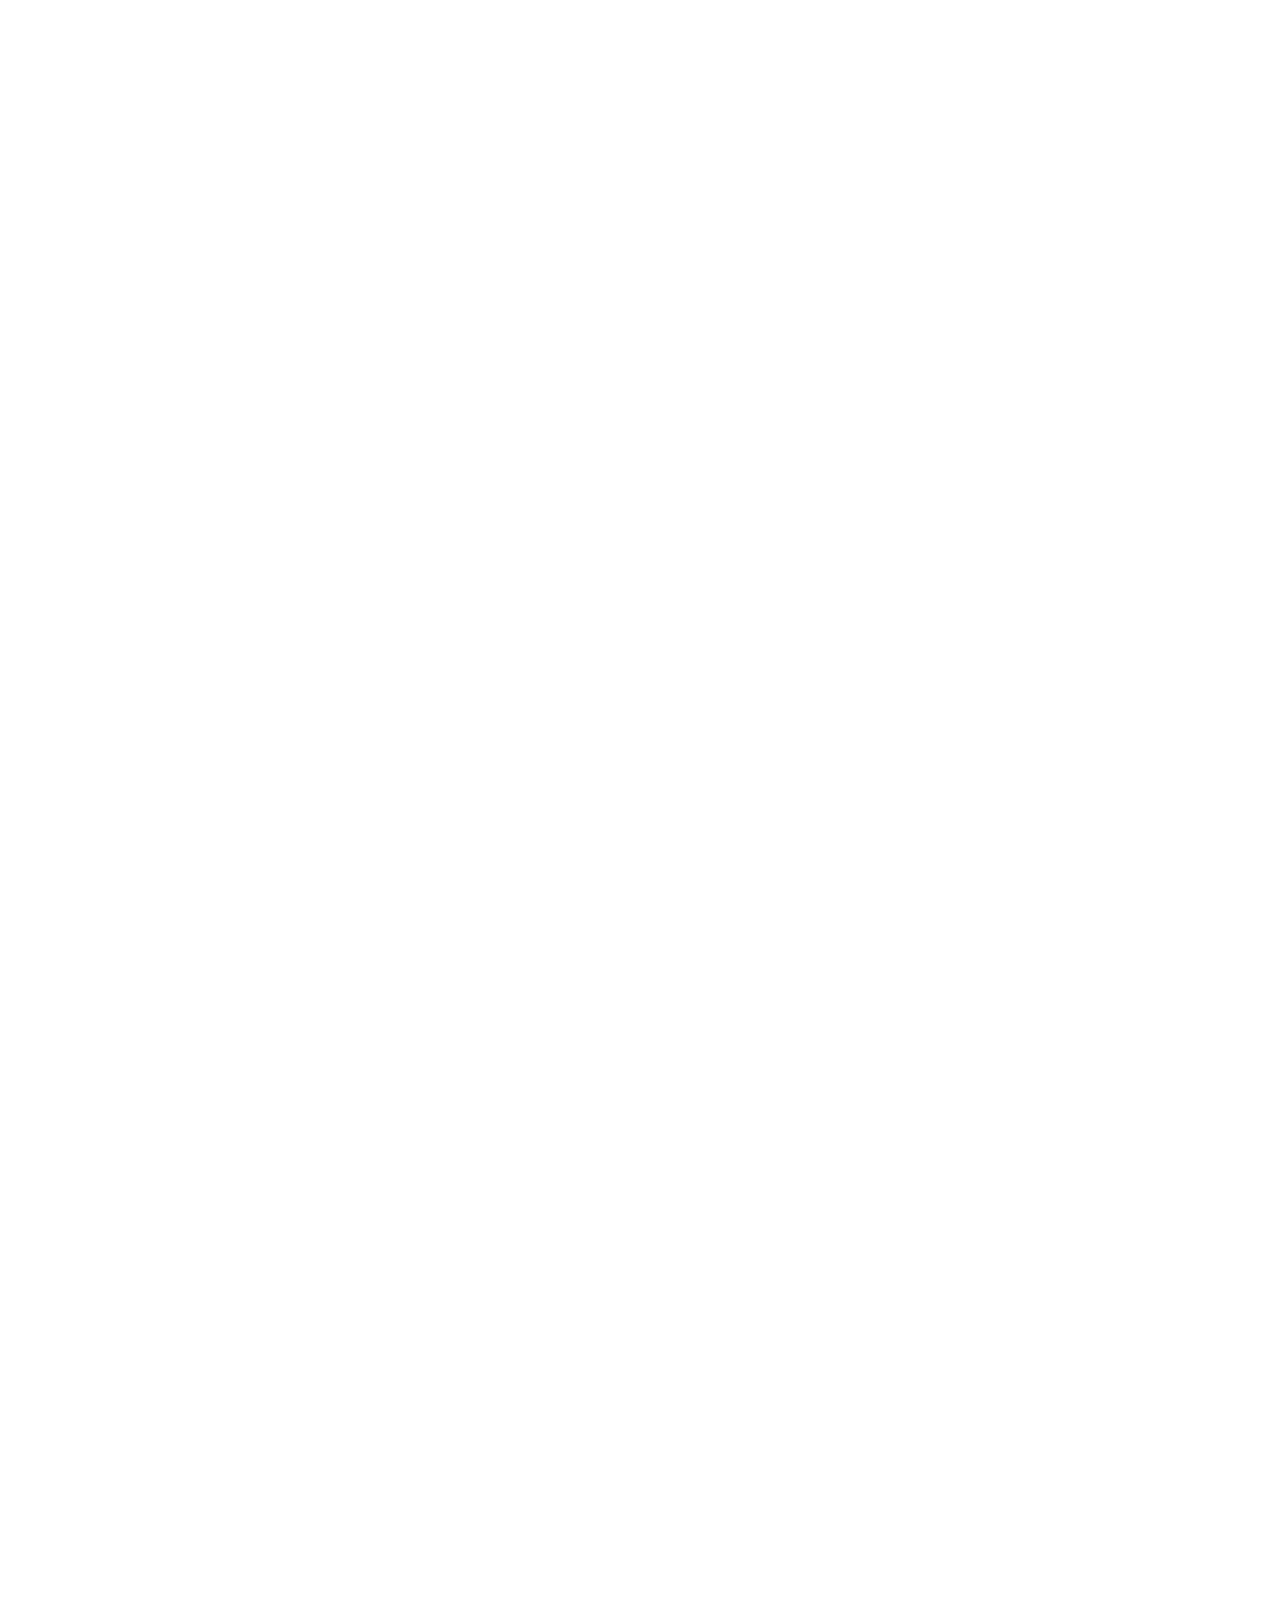
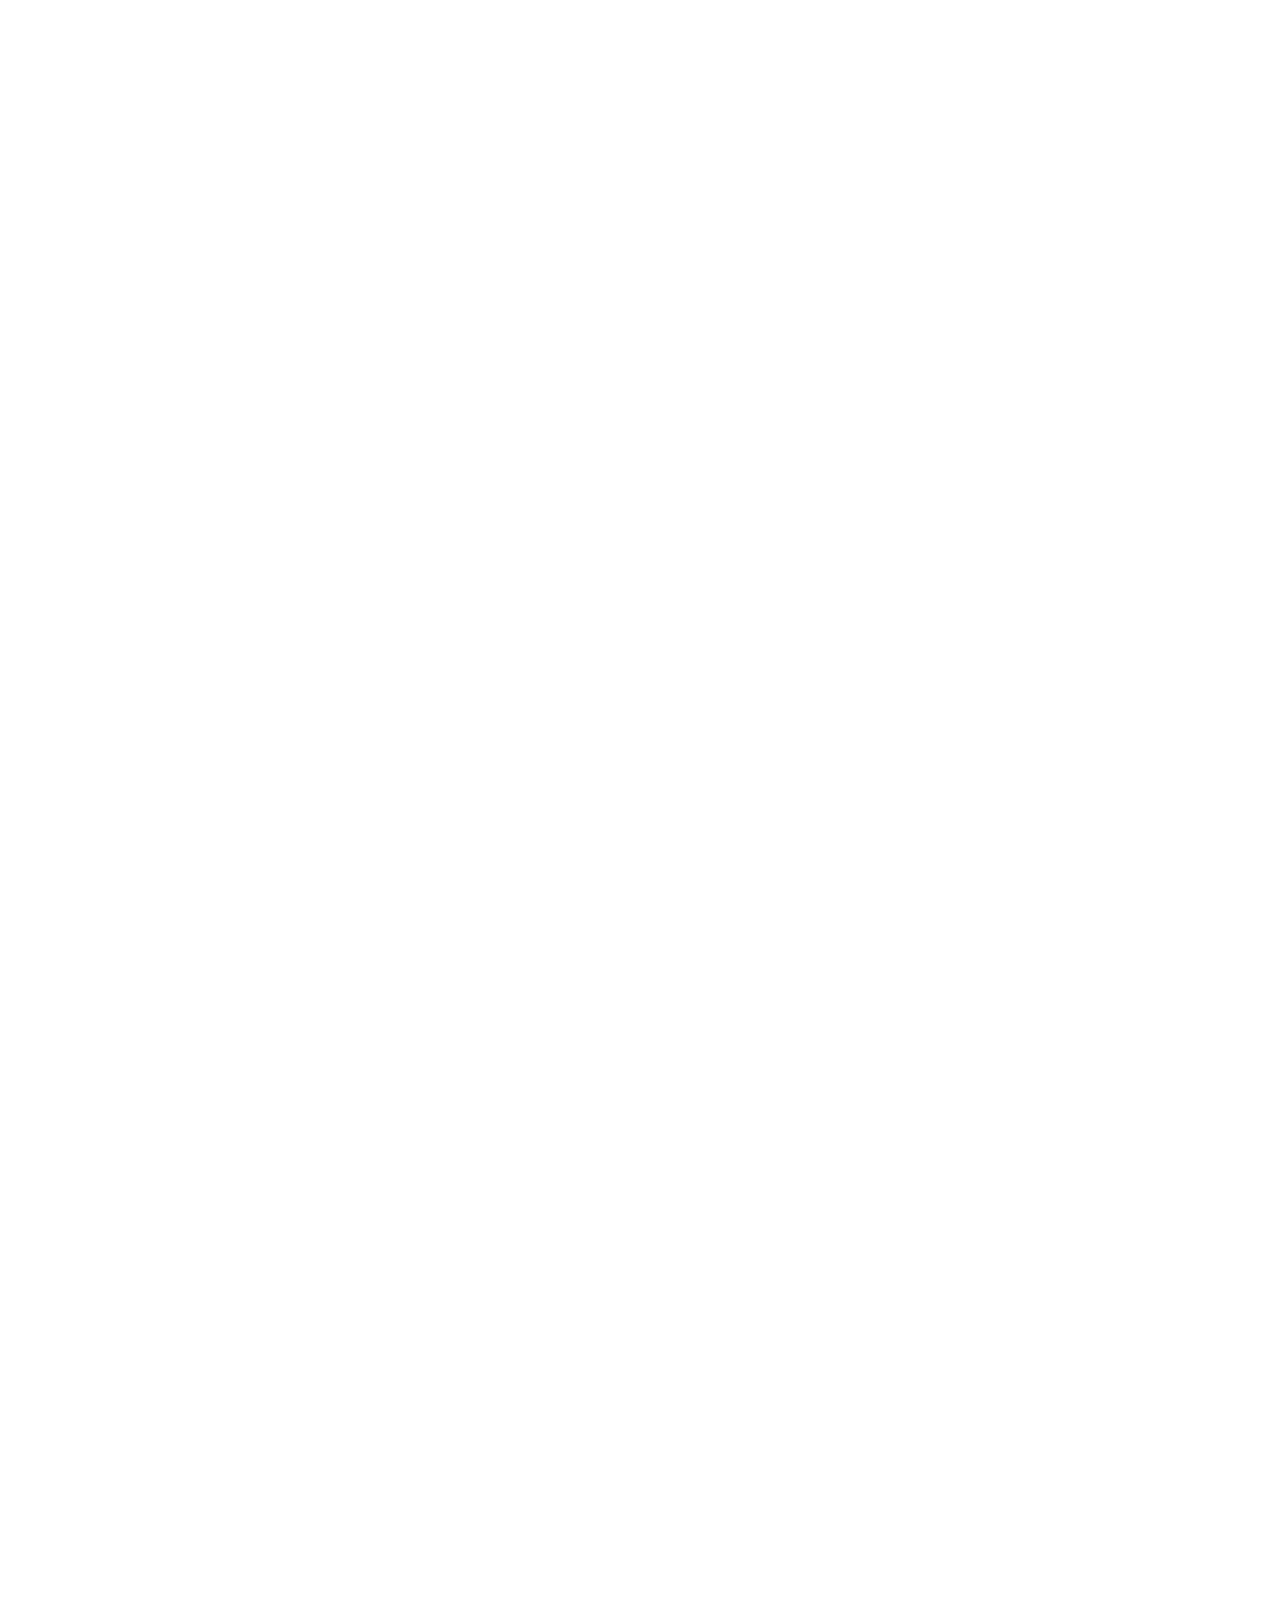
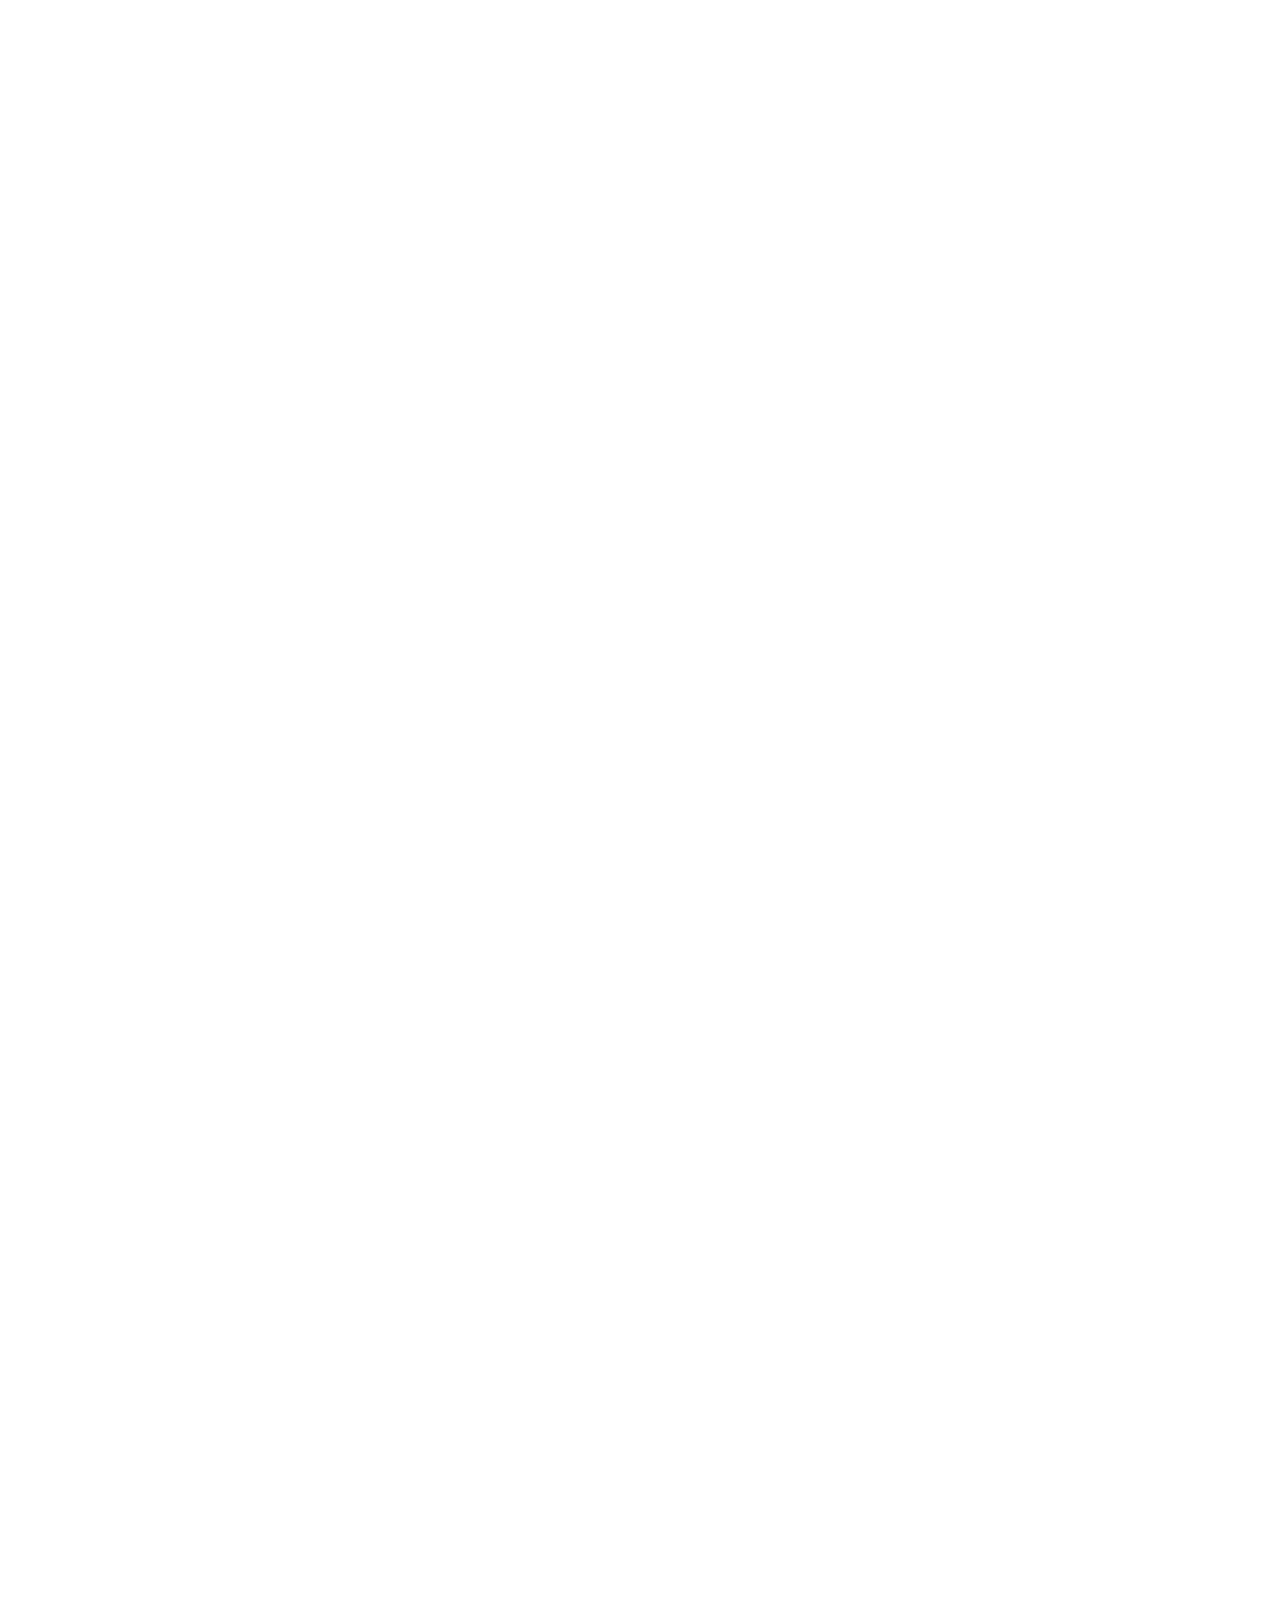
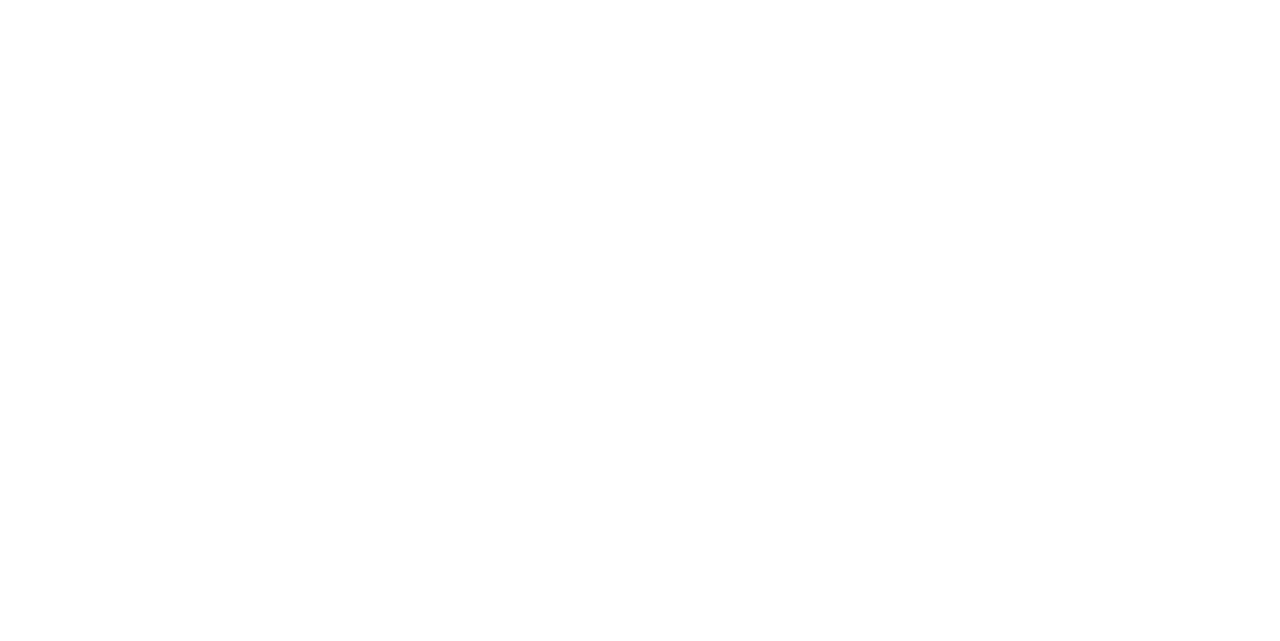
<file: topseller/index.html>
<!DOCTYPE html>
<html lang="ru-RU">
  <head>
    <meta charset="UTF-8">
    <meta name="viewport" content="width=device-width, initial-scale=1, minimum-scale=1, maximum-scale=1">
    <title>Главная</title>
    <link rel="stylesheet" href="libs/swiper/swiper.css">
    <link rel="stylesheet" href="css/main.css">
  </head>
  <body>
    <header class="header">
      <div class="container">
        <div class="header__wrapper">
          <div class="header__wrapper-block header__wrapper-block_small">
            <div class="header__info">
              <div class="header__info-block header__info-menu">
                <div class="header-menu popup-trigger" data-popup="popup-menu">
                  <div class="header-menu__icon"><svg width="40" height="40" viewBox="0 0 40 40" fill="none" xmlns="http://www.w3.org/2000/svg">
<rect width="11.7647" height="11.7647" rx="2.35294" fill="#48B798" class="light-green"/>
<rect x="14.1176" width="11.7647" height="11.7647" rx="2.35294" fill="#3F9D83" class="deep-green"/>
<rect x="28.2354" width="11.7647" height="11.7647" rx="2.35294" fill="#48B798" class="light-green"/>
<rect y="14.1177" width="11.7647" height="11.7647" rx="2.35294" fill="#3F9D83" class="deep-green"/>
<rect x="14.1176" y="14.1174" width="11.7647" height="11.7647" rx="2.35294" fill="#E3EBF6"/>
<rect x="28.2354" y="14.1174" width="11.7647" height="11.7647" rx="2.35294" fill="#3F9D83" class="deep-green"/>
<rect y="28.2351" width="11.7647" height="11.7647" rx="2.35294" fill="#48B798" class="light-green"/>
<rect x="14.1176" y="28.2349" width="11.7647" height="11.7647" rx="2.35294" fill="#3F9D83" class="deep-green"/>
<rect x="28.2354" y="28.2349" width="11.7647" height="11.7647" rx="2.35294" fill="#48B798" class="light-green"/>
</svg>
                  </div>
                </div>
              </div>
              <div class="header__info-block header__info-logo">
                <div class="header-logo"><a class="header-logo__wrapper" href="#">
                    <div class="header-logo__img">
                      <svg class="icon icon-logo ">
                        <use xlink:href="img/svg/sprite.svg#logo"></use>
                      </svg>
                    </div></a></div>
              </div>
            </div>
          </div>
          <div class="header__wrapper-block header__wrapper-block_desktop">
            <nav class="header-nav">
              <ul class="header-nav__list">
                <li class="header-nav__item"><a class="header-nav__link" href="#"><span class="header-nav__link-wrapper"><span class="header-nav__link-block header-nav__link-hover">О сервисе</span><span class="header-nav__link-block header-nav__link-default">О сервисе</span></span></a></li>
                <li class="header-nav__item"><a class="header-nav__link" href="#"><span class="header-nav__link-wrapper"><span class="header-nav__link-block header-nav__link-hover">Преимущества</span><span class="header-nav__link-block header-nav__link-default">Преимущества</span></span></a></li>
                <li class="header-nav__item"><a class="header-nav__link" href="#"><span class="header-nav__link-wrapper"><span class="header-nav__link-block header-nav__link-hover">Отзывы</span><span class="header-nav__link-block header-nav__link-default">Отзывы</span></span></a></li>
                <li class="header-nav__item"><a class="header-nav__link" href="#"><span class="header-nav__link-wrapper"><span class="header-nav__link-block header-nav__link-hover">Тарифы</span><span class="header-nav__link-block header-nav__link-default">Тарифы</span></span></a></li>
                <li class="header-nav__item"><a class="header-nav__link" href="#"><span class="header-nav__link-wrapper"><span class="header-nav__link-block header-nav__link-hover">Контакты</span><span class="header-nav__link-block header-nav__link-default">Контакты</span></span></a></li>
              </ul>
            </nav>
          </div>
          <div class="header__wrapper-block header__wrapper-block_small header__wrapper-block_desktop"><a class="button button-green header__button" href="#">Перейти в ADS</a></div>
          <div class="header__wrapper-block header__wrapper-block_burger">
            <div class="burger popup-trigger" data-popup="popup-menu">
              <div class="burger__item"></div>
              <div class="burger__item"></div>
              <div class="burger__item"></div>
            </div>
          </div>
        </div>
      </div>
    </header>
    <main class="content">
      <!-- HERO SECTION-->
      <section class="hero section">
        <div class="container">
          <div class="hero__wrapper">
            <div class="hero__wrapper-block">
              <div class="hero__content">
                <div class="hero__content-header">
                  <h2 class="hero__title title">topseller ADS</h2>
                </div>
                <div class="hero__content-description">
                  <p class="section__description">Сервис управления и увеличения эффективности рекламы на WILDBERRIES</p>
                </div>
                <div class="hero__content-footer">
                  <div class="hero__footer">
                    <div class="hero__footer-block"><a class="button button-green hero__button" href="#">Попробовать бесплатно</a></div>
                    <div class="hero__footer-block"><a class="button button-white hero__button" href="#">Бесплатная презентация</a></div>
                  </div>
                </div>
              </div>
            </div>
            <div class="hero__wrapper-block">
              <video class="hero__video"></video>
            </div>
          </div>
        </div>
      </section>
      <!-- ADVANTAGES SECTION-->
      <section class="section section-advantages parallax">
        <div class="section__wrapper section__wrapper_bordered section__wrapper_black">
          <div class="container">
            <div class="section__content">
              <div class="advantages swiper">
                <div class="swiper-wrapper">
                  <div class="swiper-slide advantages__grid">
                    <div class="advantages__grid-item">
                      <div class="advantages-item">
                        <div class="advantages-item__wrapper">
                          <div class="advantages-item__header">
                            <p class="advantages-item__number">01</p>
                            <p class="advantages-item__title">преимущество</p>
                          </div>
                          <div class="advantages-item__content">
                            <p class="advantages-item__text advantages-item__text_bold">Сокращение затрат на рекламу</p>
                            <p class="advantages-item__text">Платите по реальным ставкам, а не рекомендованным WB. <br> Вы узнаете реальные ставки, которые на самом деле ниже на 50-90%, чем те, что предлагает WB. <br>Держите ставку всегда на 1 рубль выше вашего конкурента, чтобы всегда быть в топе выдачи.</p>
                          </div>
                        </div>
                      </div>
                    </div>
                    <div class="advantages__grid-item">
                      <div class="advantages-item">
                        <div class="advantages-item__wrapper">
                          <div class="advantages-item__header">
                            <p class="advantages-item__number">02</p>
                            <p class="advantages-item__title">преимущество</p>
                          </div>
                          <div class="advantages-item__content advantages-item__content_medium">
                            <p class="advantages-item__text advantages-item__text_bold">Опережайте конкурентов</p>
                            <p class="advantages-item__text">Работайте эффективней в поисковой рекламе и рекламе в карточке товара. В этом вам поможет наш сервис, который автоматически отслеживает и меняет ставку на конверсионную.</p>
                          </div>
                        </div>
                      </div>
                    </div>
                    <div class="advantages__grid-item">
                      <div class="advantages-item">
                        <div class="advantages-item__wrapper">
                          <div class="advantages-item__header">
                            <p class="advantages-item__number">03</p>
                            <p class="advantages-item__title">преимущество</p>
                          </div>
                          <div class="advantages-item__content advantages-item__content_big">
                            <p class="advantages-item__text advantages-item__text_bold">Быстрая настройка</p>
                            <p class="advantages-item__text">Вы можете гибко настроить рекламную компанию через TOPSELLER. Полный набор инструментов для подбора ключевых слов, минус слова, ограничение бюджета. расписание показов.</p>
                          </div>
                        </div>
                      </div>
                    </div>
                    <div class="advantages__grid-item">
                      <div class="advantages-item">
                        <div class="advantages-item__wrapper">
                          <div class="advantages-item__header">
                            <p class="advantages-item__number">04</p>
                            <p class="advantages-item__title">преимущество</p>
                          </div>
                          <div class="advantages-item__content advantages-item__content_small">
                            <p class="advantages-item__text advantages-item__text_bold">Максимальная эффективность</p>
                            <p class="advantages-item__text">Работая с рекламой в TOPSELLER Вы сможете использовать различные сценарии и стратегии, например: удержание позиции, оптимизация бюджета</p>
                          </div>
                        </div>
                      </div>
                    </div>
                  </div>
                </div>
              </div>
            </div>
            <div class="section-advantages__footer">
              <div class="advantages-scrollbar swiper-scrollbar"></div>
            </div>
          </div>
        </div>
      </section>
      <!-- STATISTICS SECTION-->
      <section class="section section-statistics parallax">
        <div class="section__wrapper section__wrapper_bordered section__wrapper_green">
          <div class="container">
            <div class="section__header">
              <h2 class="section__title title">статистика в цифрах</h2>
            </div>
            <div class="section__content section-statistics__content">
              <div class="statistics swiper">
                <div class="swiper-wrapper">
                  <div class="statistics__grid swiper-slide">
                    <div class="statistics__grid-item">
                      <div class="statistics-item">
                        <div class="statistics-item__wrapper">
                          <div class="statistics-item__circle pie" data-pie="{ &quot;percent&quot;: 90 ,&quot;colorSlice&quot;: &quot;#fff&quot;, &quot;number&quot;:false,  &quot;round&quot;: true, &quot;stroke&quot;:3, &quot;size&quot;:485, &quot;strokeBottom&quot;:0, &quot;animationSmooth&quot;:&quot;1000ms linear&quot;}"></div>
                          <div class="statistics-item__content">
                            <div class="statistics-item__content-header">
                              <p class="statistics-item__number">14 396</p>
                            </div>
                            <div class="statistics-item__content-footer">
                              <p class="statistics-item__text">Селлеров WB используют сервис</p>
                            </div>
                          </div>
                        </div>
                      </div>
                    </div>
                    <div class="statistics__grid-item">
                      <div class="statistics-item">
                        <div class="statistics-item__wrapper">
                          <div class="statistics-item__circle pie" data-pie="{ &quot;percent&quot;: 40 ,&quot;colorSlice&quot;: &quot;#fff&quot;, &quot;number&quot;:false,  &quot;round&quot;: true, &quot;stroke&quot;:3, &quot;size&quot;:485, &quot;strokeBottom&quot;:0, &quot;animationSmooth&quot;:&quot;1000ms linear&quot;}"></div>
                          <div class="statistics-item__content">
                            <div class="statistics-item__content-header">
                              <p class="statistics-item__number">43 564</p>
                            </div>
                            <div class="statistics-item__content-footer">
                              <p class="statistics-item__text">Рекламных компаний под управлением сервиса</p>
                            </div>
                          </div>
                        </div>
                      </div>
                    </div>
                    <div class="statistics__grid-item">
                      <div class="statistics-item">
                        <div class="statistics-item__wrapper">
                          <div class="statistics-item__circle pie" data-pie="{ &quot;percent&quot;: 50 ,&quot;colorSlice&quot;: &quot;#fff&quot;, &quot;number&quot;:false,  &quot;round&quot;: true, &quot;stroke&quot;:3, &quot;size&quot;:485, &quot;strokeBottom&quot;:0, &quot;animationSmooth&quot;:&quot;1000ms linear&quot;}"></div>
                          <div class="statistics-item__content">
                            <div class="statistics-item__content-header">
                              <p class="statistics-item__number">3 457 023</p>
                            </div>
                            <div class="statistics-item__content-footer">
                              <p class="statistics-item__text">Ставок обновлено автоматически за сутки</p>
                            </div>
                          </div>
                        </div>
                      </div>
                    </div>
                    <div class="statistics__grid-item">
                      <div class="statistics-item">
                        <div class="statistics-item__wrapper">
                          <div class="statistics-item__circle pie" data-pie="{ &quot;percent&quot;: 80 ,&quot;colorSlice&quot;: &quot;#fff&quot;, &quot;number&quot;:false,  &quot;round&quot;: true, &quot;stroke&quot;:3, &quot;size&quot;:485, &quot;strokeBottom&quot;:0, &quot;animationSmooth&quot;:&quot;1000ms linear&quot;}"></div>
                          <div class="statistics-item__content">
                            <div class="statistics-item__content-header">
                              <p class="statistics-item__number">380 589 023</p>
                            </div>
                            <div class="statistics-item__content-footer">
                              <p class="statistics-item__text">Экономия на рекламе на всех аккаунтах</p>
                            </div>
                          </div>
                        </div>
                      </div>
                    </div>
                  </div>
                </div>
              </div>
            </div>
            <div class="section-statistics__footer">
              <div class="statistics-scrollbar swiper-scrollbar"></div>
            </div>
          </div>
        </div>
      </section>
      <!-- HOW SECTION-->
      <section class="section section-how parallax">
        <div class="section__wrapper section__wrapper_bordered section__wrapper_purple">
          <div class="container">
            <div class="section__header">
              <h2 class="section__title title">как это работает</h2>
              <p class="section__description section__description_white section-how__description">Начните эффективно управлять рекламой и ставками на Wildberries прямо сейчас! Вот несколько простых шагов что бы начать:</p>
            </div>
            <div class="section__content section-how__content">
              <div class="how swiper">
                <div class="swiper-wrapper how__grid">
                  <div class="how__grid-item swiper-slide">
                    <div class="how-item">
                      <div class="how-item__wrapper">
                        <div class="how-item__header">
                          <p class="how-item__number">01</p>
                        </div>
                        <div class="how-item__content">
                          <p class="how-item__text">Зарегистрируйте аккаунт в сервисе TOPSELLER ADS</p>
                        </div>
                      </div>
                    </div>
                  </div>
                  <div class="how__grid-item swiper-slide">
                    <div class="how-item">
                      <div class="how-item__wrapper">
                        <div class="how-item__header">
                          <p class="how-item__number">02</p>
                        </div>
                        <div class="how-item__content">
                          <p class="how-item__text">Добавьте Вашу компанию и введите API ключи от Wildberries</p>
                        </div>
                      </div>
                    </div>
                  </div>
                  <div class="how__grid-item swiper-slide">
                    <div class="how-item">
                      <div class="how-item__wrapper">
                        <div class="how-item__header">
                          <p class="how-item__number">03</p>
                        </div>
                        <div class="how-item__content">
                          <p class="how-item__text">Настройте сценарии автоматизации и запустите рекламную компанию</p>
                        </div>
                      </div>
                    </div>
                  </div>
                  <div class="how__grid-item swiper-slide">
                    <div class="how-item">
                      <div class="how-item__wrapper">
                        <div class="how-item__header">
                          <p class="how-item__number">04</p>
                        </div>
                        <div class="how-item__content">
                          <p class="how-item__text">Экономьте бюджет, продавайте больше и зарабатываете</p>
                        </div>
                      </div>
                    </div>
                  </div>
                </div>
                <div class="how-button-next"></div>
                <div class="how-button-prev"></div>
              </div>
            </div>
          </div>
        </div>
      </section>
      <!-- SETUP SECTION-->
      <section class="section section-setup parallax">
        <div class="section__wrapper section__wrapper_black">
          <div class="container">
            <div class="section__header">
              <h2 class="section__title title">мы настраиваем</h2>
            </div>
            <div class="section__content section-setup__content">
              <div class="setup">
                <div class="setup__grid">
                  <div class="setup__grid-item">
                    <div class="setup-item"><a class="setup-item__wrapper" href="#">
                        <div class="setup-item__header">
                          <p class="setup-item__title">каталог</p>
                        </div>
                        <div class="setup-item__content">
                          <div class="setup-item__icon"><svg width="36" height="36" viewBox="0 0 36 36" fill="none" xmlns="http://www.w3.org/2000/svg">
<path class="black-fill" d="M4.79289 6.29289L5.5 7L4.79289 6.29289ZM4.79289 25.2071L4.08579 25.9142L4.79289 25.2071ZM16.1481 25.7284L16.5307 24.8045L16.1481 25.7284ZM17.7716 27.3519L16.8478 27.7346L17.7716 27.3519ZM13.5 26.5H6.5V24.5H13.5V26.5ZM3.5 23.5V8H5.5V23.5H3.5ZM6.5 5H12V7H6.5V5ZM19 12V30H17V12H19ZM12 5C13.3859 5 14.526 4.99788 15.4251 5.11875C16.3529 5.2435 17.1723 5.51546 17.8284 6.17157L16.4142 7.58579C16.1916 7.36322 15.8646 7.19584 15.1586 7.10092C14.4237 7.00212 13.4425 7 12 7V5ZM17 12C17 10.5575 16.9979 9.57625 16.8991 8.84143C16.8042 8.13538 16.6368 7.80836 16.4142 7.58579L17.8284 6.17157C18.4845 6.82768 18.7565 7.64711 18.8812 8.57494C19.0021 9.474 19 10.6141 19 12H17ZM3.5 8C3.5 7.55687 3.49788 7.12392 3.54553 6.76948C3.59705 6.38628 3.72257 5.949 4.08579 5.58579L5.5 7C5.57032 6.92968 5.5494 6.87455 5.52769 7.03598C5.50212 7.22617 5.5 7.50033 5.5 8H3.5ZM6.5 7C6.00033 7 5.72617 7.00212 5.53598 7.02769C5.37455 7.0494 5.42968 7.07032 5.5 7L4.08579 5.58579C4.449 5.22257 4.88628 5.09705 5.26948 5.04553C5.62392 4.99788 6.05687 5 6.5 5V7ZM6.5 26.5C6.05686 26.5 5.62392 26.5021 5.26948 26.4545C4.88628 26.403 4.449 26.2774 4.08579 25.9142L5.5 24.5C5.42968 24.4297 5.37455 24.4506 5.53598 24.4723C5.72617 24.4979 6.00033 24.5 6.5 24.5V26.5ZM5.5 23.5C5.5 23.9997 5.50212 24.2738 5.52769 24.464C5.5494 24.6255 5.57032 24.5703 5.5 24.5L4.08579 25.9142C3.72257 25.551 3.59705 25.1137 3.54553 24.7305C3.49788 24.3761 3.5 23.9431 3.5 23.5H5.5ZM13.5 24.5C14.1852 24.5 14.7492 24.4995 15.2095 24.5309C15.6788 24.5629 16.1129 24.6314 16.5307 24.8045L15.7654 26.6522C15.6319 26.5969 15.4409 26.5513 15.0734 26.5262C14.697 26.5005 14.2126 26.5 13.5 26.5V24.5ZM17 30C17 29.2874 16.9995 28.803 16.9738 28.4266C16.9487 28.0591 16.9031 27.8681 16.8478 27.7346L18.6955 26.9693C18.8686 27.3871 18.9371 27.8212 18.9691 28.2905C19.0005 28.7508 19 29.3148 19 30H17ZM16.5307 24.8045C17.5108 25.2105 18.2895 25.9892 18.6955 26.9693L16.8478 27.7346C16.6448 27.2446 16.2554 26.8552 15.7654 26.6522L16.5307 24.8045Z" fill="white"/>
<path class="black-fill" d="M31.2071 6.29289L30.5 7L31.2071 6.29289ZM31.2071 25.2071L31.9142 25.9142L31.2071 25.2071ZM19.8519 25.7284L19.4693 24.8045L19.8519 25.7284ZM18.2284 27.3519L19.1522 27.7346L18.2284 27.3519ZM22.5 26.5H29.5V24.5H22.5V26.5ZM32.5 23.5V8H30.5V23.5H32.5ZM29.5 5H24V7H29.5V5ZM17 12V30H19V12H17ZM24 5C22.6141 5 21.474 4.99788 20.5749 5.11875C19.6471 5.2435 18.8277 5.51546 18.1716 6.17157L19.5858 7.58579C19.8084 7.36322 20.1354 7.19584 20.8414 7.10092C21.5763 7.00212 22.5575 7 24 7V5ZM19 12C19 10.5575 19.0021 9.57625 19.1009 8.84143C19.1958 8.13538 19.3632 7.80836 19.5858 7.58579L18.1716 6.17157C17.5155 6.82768 17.2435 7.64711 17.1188 8.57494C16.9979 9.474 17 10.6141 17 12H19ZM32.5 8C32.5 7.55687 32.5021 7.12392 32.4545 6.76948C32.403 6.38628 32.2774 5.949 31.9142 5.58579L30.5 7C30.4297 6.92968 30.4506 6.87455 30.4723 7.03598C30.4979 7.22617 30.5 7.50033 30.5 8H32.5ZM29.5 7C29.9997 7 30.2738 7.00212 30.464 7.02769C30.6254 7.0494 30.5703 7.07032 30.5 7L31.9142 5.58579C31.551 5.22257 31.1137 5.09705 30.7305 5.04553C30.3761 4.99788 29.9431 5 29.5 5V7ZM29.5 26.5C29.9431 26.5 30.3761 26.5021 30.7305 26.4545C31.1137 26.403 31.551 26.2774 31.9142 25.9142L30.5 24.5C30.5703 24.4297 30.6254 24.4506 30.464 24.4723C30.2738 24.4979 29.9997 24.5 29.5 24.5V26.5ZM30.5 23.5C30.5 23.9997 30.4979 24.2738 30.4723 24.464C30.4506 24.6255 30.4297 24.5703 30.5 24.5L31.9142 25.9142C32.2774 25.551 32.403 25.1137 32.4545 24.7305C32.5021 24.3761 32.5 23.9431 32.5 23.5H30.5ZM22.5 24.5C21.8148 24.5 21.2508 24.4995 20.7905 24.5309C20.3212 24.5629 19.8871 24.6314 19.4693 24.8045L20.2346 26.6522C20.3681 26.5969 20.5591 26.5513 20.9266 26.5262C21.303 26.5005 21.7874 26.5 22.5 26.5V24.5ZM19 30C19 29.2874 19.0005 28.803 19.0262 28.4266C19.0513 28.0591 19.0969 27.8681 19.1522 27.7346L17.3045 26.9693C17.1314 27.3871 17.0629 27.8212 17.0309 28.2905C16.9995 28.7508 17 29.3148 17 30H19ZM19.4693 24.8045C18.4892 25.2105 17.7105 25.9892 17.3045 26.9693L19.1522 27.7346C19.3552 27.2446 19.7446 26.8552 20.2346 26.6522L19.4693 24.8045Z" fill="white"/>
</svg>
                          </div>
                        </div></a></div>
                  </div>
                  <div class="setup__grid-item">
                    <div class="setup-item"><a class="setup-item__wrapper" href="#">
                        <div class="setup-item__header">
                          <p class="setup-item__title">карусель</p>
                        </div>
                        <div class="setup-item__content">
                          <div class="setup-item__icon"><svg width="36" height="36" viewBox="0 0 36 36" fill="none" xmlns="http://www.w3.org/2000/svg">
<path class="black-stroke" d="M18 27C22.9706 27 27 22.9706 27 18C27 13.0294 22.9706 9 18 9C13.0294 9 9 13.0294 9 18C9 22.9706 13.0294 27 18 27Z" stroke="white" stroke-width="2" stroke-linecap="round" stroke-linejoin="round"/>
<path class="black-stroke" d="M7.5 15C9.15685 15 10.5 13.6569 10.5 12C10.5 10.3431 9.15685 9 7.5 9C5.84315 9 4.5 10.3431 4.5 12C4.5 13.6569 5.84315 15 7.5 15Z" stroke="white" stroke-width="2" stroke-linecap="round" stroke-linejoin="round"/>
<path class="black-stroke" d="M18 9C19.6569 9 21 7.65685 21 6C21 4.34315 19.6569 3 18 3C16.3431 3 15 4.34315 15 6C15 7.65685 16.3431 9 18 9Z" stroke="white" stroke-width="2" stroke-linecap="round" stroke-linejoin="round"/>
<path class="black-stroke" d="M28.5 15C30.1569 15 31.5 13.6569 31.5 12C31.5 10.3431 30.1569 9 28.5 9C26.8431 9 25.5 10.3431 25.5 12C25.5 13.6569 26.8431 15 28.5 15Z" stroke="white" stroke-width="2" stroke-linecap="round" stroke-linejoin="round"/>
<path class="black-stroke" d="M7.5 27C9.15685 27 10.5 25.6569 10.5 24C10.5 22.3431 9.15685 21 7.5 21C5.84315 21 4.5 22.3431 4.5 24C4.5 25.6569 5.84315 27 7.5 27Z" stroke="white" stroke-width="2" stroke-linecap="round" stroke-linejoin="round"/>
<path class="black-stroke" d="M28.5 27C30.1569 27 31.5 25.6569 31.5 24C31.5 22.3431 30.1569 21 28.5 21C26.8431 21 25.5 22.3431 25.5 24C25.5 25.6569 26.8431 27 28.5 27Z" stroke="white" stroke-width="2" stroke-linecap="round" stroke-linejoin="round"/>
<path class="black-stroke" d="M12 33L18 18L24 33" stroke="white" stroke-width="2" stroke-linecap="round" stroke-linejoin="round"/>
</svg>
                          </div>
                        </div></a></div>
                  </div>
                  <div class="setup__grid-item">
                    <div class="setup-item"><a class="setup-item__wrapper" href="#">
                        <div class="setup-item__header">
                          <p class="setup-item__title">поиск</p>
                        </div>
                        <div class="setup-item__content">
                          <div class="setup-item__icon"><svg width="36" height="36" viewBox="0 0 36 36" fill="none" xmlns="http://www.w3.org/2000/svg">
<circle class="black-stroke" cx="16.5" cy="16.5" r="10.5" stroke="white" stroke-width="2"/>
<path class="black-stroke" d="M30 30L25.5 25.5" stroke="white" stroke-width="2" stroke-linecap="round"/>
</svg>
                          </div>
                        </div></a></div>
                  </div>
                </div>
              </div>
            </div>
          </div>
        </div>
      </section>
      <!-- TARIFFS SECTION-->
      <section class="section section-tariffs parallax">
        <div class="section__wrapper section__wrapper_bordered section__wrapper_green">
          <div class="container">
            <div class="section-tariffs__header">
              <h2 class="section__title title">подберите тариф</h2>
            </div>
            <div class="section__content section-tariffs__content">
              <div class="tariffs swiper">
                <div class="swiper-wrapper">
                  <div class="tariffs__grid swiper-slide">
                    <div class="tariffs__grid-item section-tariffs__info">
                      <div class="section-tariffs__info-header">
                        <h2 class="section__title title">Подберите подходящий тариф</h2>
                      </div>
                      <div class="section-tariffs__info-description">
                        <p class="section-tariffs__description">Попробуйте все преимущества сервиса на 2 недели без ограничений по количеству рекламных кабинетов</p>
                      </div>
                      <div class="section-tariffs__info-footer"><a class="button button-arrow button-arrow-black" href="#"><span class="button-arrow__text button-arrow__text-black">Попробовать бесплатно</span><span class="button-arrow__icon button-arrow__icon-black"><svg width="16" height="16" viewBox="0 0 16 16" fill="none" xmlns="http://www.w3.org/2000/svg">
<path d="M15.2175 1.7825C15.2175 1.23022 14.7698 0.7825 14.2175 0.7825L5.2175 0.782501C4.66521 0.782501 4.2175 1.23022 4.2175 1.7825C4.2175 2.33479 4.66522 2.7825 5.2175 2.7825L13.2175 2.7825L13.2175 10.7825C13.2175 11.3348 13.6652 11.7825 14.2175 11.7825C14.7698 11.7825 15.2175 11.3348 15.2175 10.7825L15.2175 1.7825ZM1.48958 15.9246L14.9246 2.48961L13.5104 1.07539L0.0753639 14.5104L1.48958 15.9246Z" fill="white"/>
</svg></span></a></div>
                    </div>
                    <div class="tariffs__grid-item">
                      <div class="tariffs-item">
                        <div class="tariffs-item__wrapper">
                          <div class="tariffs-item__header">
                            <p class="tariffs-item__title">lite</p>
                          </div>
                          <div class="tariffs-item__content">
                            <ul class="tariffs-item__list">
                              <li class="tariffs-item__list-item tariffs-item__list-item_shop">
                                <p class="tariffs-item__list-text">Актуальные ставки в поиске и карточке</p>
                              </li>
                              <li class="tariffs-item__list-item tariffs-item__list-item_profile">
                                <p class="tariffs-item__list-text">5 рекламных кабинетов</p>
                              </li>
                              <li class="tariffs-item__list-item tariffs-item__list-item_box">
                                <p class="tariffs-item__list-text">Управление 10 рекламными кампаниями</p>
                              </li>
                            </ul>
                          </div>
                          <div class="tariffs-item__footer">
                            <p class="tariffs-item__price">2 990 <span>₽</span></p>
                          </div>
                        </div>
                      </div>
                    </div>
                    <div class="tariffs__grid-item">
                      <div class="tariffs-item">
                        <div class="tariffs-item__wrapper">
                          <div class="tariffs-item__header">
                            <p class="tariffs-item__title">standart</p>
                          </div>
                          <div class="tariffs-item__content">
                            <ul class="tariffs-item__list">
                              <li class="tariffs-item__list-item tariffs-item__list-item_shop">
                                <p class="tariffs-item__list-text">Актуальные ставки в поиске и карточке</p>
                              </li>
                              <li class="tariffs-item__list-item tariffs-item__list-item_profile">
                                <p class="tariffs-item__list-text">10 рекламных кабинетов</p>
                              </li>
                              <li class="tariffs-item__list-item tariffs-item__list-item_box">
                                <p class="tariffs-item__list-text">Управление 30 рекламными кампаниями</p>
                              </li>
                            </ul>
                          </div>
                          <div class="tariffs-item__footer">
                            <p class="tariffs-item__price">6 990 <span>₽</span></p>
                          </div>
                        </div>
                      </div>
                    </div>
                    <div class="tariffs__grid-item">
                      <div class="tariffs-item">
                        <div class="tariffs-item__wrapper">
                          <div class="tariffs-item__header">
                            <p class="tariffs-item__title">free</p>
                          </div>
                          <div class="tariffs-item__content">
                            <ul class="tariffs-item__list">
                              <li class="tariffs-item__list-item tariffs-item__list-item_shop">
                                <p class="tariffs-item__list-text">1 рекламный кабинет</p>
                              </li>
                              <li class="tariffs-item__list-item tariffs-item__list-item_profile">
                                <p class="tariffs-item__list-text">Управление 3 рекламными кампаниями</p>
                              </li>
                              <li class="tariffs-item__list-item tariffs-item__list-item_settings">
                                <p class="tariffs-item__list-text">Поиск, карточка товара, каталог</p>
                              </li>
                            </ul>
                          </div>
                          <div class="tariffs-item__footer">
                            <p class="tariffs-item__price">бесплатно</p>
                          </div>
                        </div>
                      </div>
                    </div>
                    <div class="tariffs__grid-item">
                      <div class="tariffs-item">
                        <div class="tariffs-item__wrapper">
                          <div class="tariffs-item__header">
                            <p class="tariffs-item__title">pro</p>
                          </div>
                          <div class="tariffs-item__content">
                            <ul class="tariffs-item__list">
                              <li class="tariffs-item__list-item tariffs-item__list-item_shop">
                                <p class="tariffs-item__list-text">Актуальные ставки в поиске и карточке</p>
                              </li>
                              <li class="tariffs-item__list-item tariffs-item__list-item_profile">
                                <p class="tariffs-item__list-text">20 рекламных кабинетов</p>
                              </li>
                              <li class="tariffs-item__list-item tariffs-item__list-item_box">
                                <p class="tariffs-item__list-text">Управление 50 рекламными кампаниями</p>
                              </li>
                            </ul>
                          </div>
                          <div class="tariffs-item__footer">
                            <p class="tariffs-item__price">14 990 <span>₽</span></p>
                          </div>
                        </div>
                      </div>
                    </div>
                    <div class="tariffs__grid-item">
                      <div class="tariffs-item">
                        <div class="tariffs-item__wrapper">
                          <div class="tariffs-item__header">
                            <p class="tariffs-item__title">ultra</p>
                          </div>
                          <div class="tariffs-item__content">
                            <ul class="tariffs-item__list">
                              <li class="tariffs-item__list-item tariffs-item__list-item_shop">
                                <p class="tariffs-item__list-text">Актуальные ставки в поиске и карточке</p>
                              </li>
                              <li class="tariffs-item__list-item tariffs-item__list-item_profile">
                                <p class="tariffs-item__list-text">20 рекламных кабинетов</p>
                              </li>
                              <li class="tariffs-item__list-item tariffs-item__list-item_box">
                                <p class="tariffs-item__list-text">Неограниченное количество рекламных кампаний</p>
                              </li>
                            </ul>
                          </div>
                          <div class="tariffs-item__footer">
                            <p class="tariffs-item__price">24 990 <span>₽</span></p>
                          </div>
                        </div>
                      </div>
                    </div>
                  </div>
                </div>
              </div>
            </div>
            <div class="section-tariffs__footer">
              <div class="tariffs-scrollbar swiper-scrollbar"></div><a class="button button-black section-tariffs__button" href="#">2 недели бесплатно</a>
            </div>
          </div>
        </div>
      </section>
      <!-- RATE SECTION-->
      <section class="section section-rate parallax">
        <div class="section__wrapper section-rate__wrapper">
          <div class="container">
            <div class="section-rate__header">
              <h2 class="section-rate__title title">Оцените преимущества сервиса</h2>
            </div>
            <div class="section__content section-rate__content"><a class="button button-arrow button-arrow-green section-rate__button" href="#"><span class="button-arrow__text button-arrow__text-green">Бесплатная презентация</span><span class="button-arrow__icon button-arrow__icon-green"><svg width="16" height="16" viewBox="0 0 16 16" fill="none" xmlns="http://www.w3.org/2000/svg">
<path d="M15.2175 1.7825C15.2175 1.23022 14.7698 0.7825 14.2175 0.7825L5.2175 0.782501C4.66521 0.782501 4.2175 1.23022 4.2175 1.7825C4.2175 2.33479 4.66522 2.7825 5.2175 2.7825L13.2175 2.7825L13.2175 10.7825C13.2175 11.3348 13.6652 11.7825 14.2175 11.7825C14.7698 11.7825 15.2175 11.3348 15.2175 10.7825L15.2175 1.7825ZM1.48958 15.9246L14.9246 2.48961L13.5104 1.07539L0.0753639 14.5104L1.48958 15.9246Z" fill="white"/>
</svg></span></a></div>
          </div>
        </div>
      </section>
    </main>
    <footer class="footer parallax">
      <div class="footer__wrapper">
        <div class="container">
          <div class="footer__row">
            <div class="footer__title">
              <p class="footer__title-text">дешевле</p>
              <p class="footer__title-text">выше</p>
              <p class="footer__title-text">сильнее</p>
            </div>
          </div>
          <div class="footer__row">
            <ul class="footer__list">
              <li class="footer__list-item">
                <p class="footer__list-text">© 2022 «TOPSELLER»</p>
              </li>
              <li class="footer__list-item"><a class="footer__list-text footer__list-link" href="#">ЛИЦЕНЗИОННОЕ СОГЛАШЕНИЕ</a></li>
              <li class="footer__list-item"><a class="footer__list-text footer__list-link" href="#">ПУБЛИЧНАЯ ОФЕРТА</a></li>
              <li class="footer__list-item"><a class="footer__list-text footer__list-link" href="#">ПОЛИТИКА КОНФИДЕНЦИАЛЬНОСТИ</a></li>
              <li class="footer__list-item"><a class="footer__list-text footer__list-link" href="#">ПОЛЬЗОВАТЕЛЬСКОЕ СОГЛАШЕНИЕ</a></li>
              <li class="footer__list-item"><a class="footer__list-text footer__list-link" href="#">КОНТАКТЫ</a></li>
            </ul>
          </div>
        </div>
      </div>
    </footer>
    <div class="popup popup-menu">
      <div class="popup-wrapper">
        <div class="popup-menu__close popup-close"></div>
        <div class="popup__content popup-menu__content">
          <div class="popup-menu__logo">
            <svg class="icon icon-logo-white ">
              <use xlink:href="img/svg/sprite.svg#logo-white"></use>
            </svg>
          </div>
          <ul class="menu-list">
            <li class="menu-list__item"><a class="menu-list__link" href="https://www.topseller.ru"><span class="menu-list__link-text">topseller connect</span></a></li>
            <li class="menu-list__item"><a class="menu-list__link" href="https://www.topseller.ru/ads"><span class="menu-list__link-text">topseller ads</span></a></li>
            <li class="menu-list__item"><a class="menu-list__link" href="https://www.mobile.topseller.ru"><span class="menu-list__link-text">мобильное приложение</span></a></li>
            <li class="menu-list__item"><a class="menu-list__link" href="#"><span class="menu-list__link-text">контакты</span></a></li>
          </ul>
        </div>
      </div>
    </div>
    <script src="libs/swiper/swiper.js"></script>
    <script src="libs/progressBar/progressBar.js"></script>
    <script src="js/common.js"></script>
  </body>
</html>
</file>
<file: boost/assets/style/font.css>
@font-face {
    font-family: 'Gilroy';
    src: url('../fonts/Gilroy/Gilroy-ExtraBold/Gilroy-Extrabold.eot');
    src: url('../fonts/Gilroy/Gilroy-ExtraBold/Gilroy-Extrabold.eot?#iefix') format('embedded-opentype'),
        url('../fonts/Gilroy/Gilroy-ExtraBold/Gilroy-Extrabold.woff2') format('woff2'),
        url('../fonts/Gilroy/Gilroy-ExtraBold/Gilroy-Extrabold.woff') format('woff'),
        url('../fonts/Gilroy/Gilroy-ExtraBold/Gilroy-Extrabold.ttf') format('truetype'),
        url('../fonts/Gilroy/Gilroy-ExtraBold/Gilroy-Extrabold.svg#Gilroy-Extrabold') format('svg');
    font-weight: bold;
    font-style: normal;
    font-display: swap;
}

@font-face {
    font-family: 'Gilroy';
    src: url('../fonts/Gilroy/Gilroy-Bold/Gilroy-Bold.eot');
    src: url('../fonts/Gilroy/Gilroy-Bold/Gilroy-Bold.eot?#iefix') format('embedded-opentype'),
        url('../fonts/Gilroy/Gilroy-Bold/Gilroy-Bold.woff2') format('woff2'),
        url('../fonts/Gilroy/Gilroy-Bold/Gilroy-Bold.woff') format('woff'),
        url('../fonts/Gilroy/Gilroy-Bold/Gilroy-Bold.ttf') format('truetype'),
        url('../fonts/Gilroy/Gilroy-Bold/Gilroy-Bold.svg#Gilroy-Bold') format('svg');
    font-weight: bold;
    font-style: normal;
    font-display: swap;
}

@font-face {
    font-family: 'Gilroy';
    src: url('../fonts/Gilroy/Gilroy-Regular/Gilroy-Regular.eot');
    src: url('../fonts/Gilroy/Gilroy-Regular/Gilroy-Regular.eot?#iefix') format('embedded-opentype'),
        url('../fonts/Gilroy/Gilroy-Regular/Gilroy-Regular.woff2') format('woff2'),
        url('../fonts/Gilroy/Gilroy-Regular/Gilroy-Regular.woff') format('woff'),
        url('../fonts/Gilroy/Gilroy-Regular/Gilroy-Regular.ttf') format('truetype'),
        url('../fonts/Gilroy/Gilroy-Regular/Gilroy-Regular.svg#Gilroy-Regular') format('svg');
    font-weight: normal;
    font-style: normal;
    font-display: swap;
}

@font-face {
    font-family: 'Gilroy';
    src: url('../fonts/Gilroy/Gilroy-Semibold/Gilroy-Semibold.eot');
    src: url('../fonts/Gilroy/Gilroy-Semibold/Gilroy-Semibold.eot?#iefix') format('embedded-opentype'),
        url('../fonts/Gilroy/Gilroy-Semibold/Gilroy-Semibold.woff2') format('woff2'),
        url('../fonts/Gilroy/Gilroy-Semibold/Gilroy-Semibold.woff') format('woff'),
        url('../fonts/Gilroy/Gilroy-Semibold/Gilroy-Semibold.ttf') format('truetype'),
        url('../fonts/Gilroy/Gilroy-Semibold/Gilroy-Semibold.svg#Gilroy-Semibold') format('svg');
    font-weight: 600;
    font-style: normal;
    font-display: swap;
}

@font-face {
    font-family: 'Gilroy';
    src: url('../fonts/Gilroy/Gilroy-Light/Gilroy-Light.eot');
    src: url('../fonts/Gilroy/Gilroy-Light/Gilroy-Light.eot?#iefix') format('embedded-opentype'),
        url('../fonts/Gilroy/Gilroy-Light/Gilroy-Light.woff2') format('woff2'),
        url('../fonts/Gilroy/Gilroy-Light/Gilroy-Light.woff') format('woff'),
        url('../fonts/Gilroy/Gilroy-Light/Gilroy-Light.ttf') format('truetype'),
        url('../fonts/Gilroy/Gilroy-Light/Gilroy-Light.svg#Gilroy-Light') format('svg');
    font-weight: 300;
    font-style: normal;
    font-display: swap;
}

@font-face {
    font-family: 'Montserrat';
    src: url('../fonts/Montserrat/Montserrat-Bold/Montserrat-Bold.eot');
    src: url('../fonts/Montserrat/Montserrat-Bold/Montserrat-Bold.eot?#iefix') format('embedded-opentype'),
        url('../fonts/Montserrat/Montserrat-Bold/Montserrat-Bold.woff2') format('woff2'),
        url('../fonts/Montserrat/Montserrat-Bold/Montserrat-Bold.woff') format('woff'),
        url('../fonts/Montserrat/Montserrat-Bold/Montserrat-Bold.ttf') format('truetype'),
        url('../fonts/Montserrat/Montserrat-Bold/Montserrat-Bold.svg#Montserrat-Bold') format('svg');
    font-weight: bold;
    font-style: normal;
    font-display: swap;
}

@font-face {
    font-family: 'Montserrat';
    src: url('../fonts/Montserrat/Montserrat-SemiBold/Montserrat-SemiBold.eot');
    src: url('../fonts/Montserrat/Montserrat-SemiBold/Montserrat-SemiBold.eot?#iefix') format('embedded-opentype'),
        url('../fonts/Montserrat/Montserrat-SemiBold/Montserrat-SemiBold.woff2') format('woff2'),
        url('../fonts/Montserrat/Montserrat-SemiBold/Montserrat-SemiBold.woff') format('woff'),
        url('../fonts/Montserrat/Montserrat-SemiBold/Montserrat-SemiBold.ttf') format('truetype'),
        url('../fonts/Montserrat/Montserrat-SemiBold/Montserrat-SemiBold.svg#Montserrat-SemiBold') format('svg');
    font-weight: 600;
    font-style: normal;
    font-display: swap;
}

@font-face {
    font-family: 'Noto Sans';
    src: url('../fonts/NotoSans/NotoSans-Light/NotoSans-Light.eot');
    src: url('../fonts/NotoSans/NotoSans-Light/NotoSans-Light.eot?#iefix') format('embedded-opentype'),
        url('../fonts/NotoSans/NotoSans-Light/NotoSans-Light.woff2') format('woff2'),
        url('../fonts/NotoSans/NotoSans-Light/NotoSans-Light.woff') format('woff'),
        url('../fonts/NotoSans/NotoSans-Light/NotoSans-Light.ttf') format('truetype'),
        url('../fonts/NotoSans/NotoSans-Light/NotoSans-Light.svg#NotoSans-Light') format('svg');
    font-weight: 300;
    font-style: normal;
    font-display: swap;
}

@font-face {
    font-family: 'Noto Sans';
    src: url('../fonts/NotoSans/NotoSans-Medium/NotoSans-Medium.eot');
    src: url('../fonts/NotoSans/NotoSans-Medium/NotoSans-Medium.eot?#iefix') format('embedded-opentype'),
        url('../fonts/NotoSans/NotoSans-Medium/NotoSans-Medium.woff2') format('woff2'),
        url('../fonts/NotoSans/NotoSans-Medium/NotoSans-Medium.woff') format('woff'),
        url('../fonts/NotoSans/NotoSans-Medium/NotoSans-Medium.ttf') format('truetype'),
        url('../fonts/NotoSans/NotoSans-Medium/NotoSans-Medium.svg#NotoSans-Medium') format('svg');
    font-weight: 500;
    font-style: normal;
    font-display: swap;
}

@font-face {
    font-family: 'Noto Sans';
    src: url('../fonts/NotoSans/NotoSans-Bold/NotoSans-Bold.eot');
    src: url('../fonts/NotoSans/NotoSans-Bold/NotoSans-Bold.eot?#iefix') format('embedded-opentype'),
        url('../fonts/NotoSans/NotoSans-Bold/NotoSans-Bold.woff2') format('woff2'),
        url('../fonts/NotoSans/NotoSans-Bold/NotoSans-Bold.woff') format('woff'),
        url('../fonts/NotoSans/NotoSans-Bold/NotoSans-Bold.ttf') format('truetype'),
        url('../fonts/NotoSans/NotoSans-Bold/NotoSans-Bold.svg#NotoSans-Bold') format('svg');
    font-weight: bold;
    font-style: normal;
    font-display: swap;
}

@font-face {
    font-family: 'Noto Sans';
    src: url('../fonts/NotoSans/NotoSans-Regular/NotoSans-Regular.eot');
    src: url('../fonts/NotoSans/NotoSans-Regular/NotoSans-Regular.eot?#iefix') format('embedded-opentype'),
        url('../fonts/NotoSans/NotoSans-Regular/NotoSans-Regular.woff2') format('woff2'),
        url('../fonts/NotoSans/NotoSans-Regular/NotoSans-Regular.woff') format('woff'),
        url('../fonts/NotoSans/NotoSans-Regular/NotoSans-Regular.ttf') format('truetype'),
        url('../fonts/NotoSans/NotoSans-Regular/NotoSans-Regular.svg#NotoSans-Regular') format('svg');
    font-weight: normal;
    font-style: normal;
    font-display: swap;
}
</file>
<file: boost/assets/style/index.css>
:root {
  --background-dark-grey: #181818;
  --background-black: #101010;
  --orange: #ffc700;
  --blue: #0094e8;
  --light-grey:#969696;
  --text-white-color: #fff;
  --text-black-color: #000;
  --title-font: "Gilroy", sans-serif;
  --text-font: "Noto Sans", sans-serif;
  --button-font: "Montserrat", sans-serif;
}

body {
  background-color: var(--background-black);
}

.page-wrapper {
  overflow: hidden;
  padding: 122px 0 0 0;
  display: flex;
  flex-direction: column;
  min-height: 100vh;
}
.page-wrapper__content {
  flex-grow: 1;
}

.container {
  max-width: 1344px;
  padding: 0 32px;
  width: 100%;
  margin: 0 auto;
}
.container--full {
  max-width: 100%;
}
@media screen and (max-width: 1280px) {
  .container {
    padding: 0 16px;
  }
}
@media screen and (max-width: 420px) {
  .container {
    padding: 0 8px;
  }
}

.button {
  display: flex;
  align-items: center;
  justify-content: center;
  width: -moz-max-content;
  width: max-content;
}
.button--small {
  padding: 12px 36px;
  border-radius: 25px;
  font-family: var(--text-font);
  font-size: 16px;
  font-weight: 600;
  letter-spacing: -0.56px;
}
@media screen and (max-width: 600px) {
  .button--small {
    width: 100%;
  }
}
.button--middle {
  font-family: var(--button-font);
  font-size: 18px;
  font-weight: 700;
  padding: 20px 36px;
  border-radius: 20px;
}
.button--base {
  padding: 32px 36px;
  border-radius: 20px;
  font-family: var(--button-font);
  font-size: 18px;
  font-weight: 700;
}
@media screen and (max-width: 1024px) {
  .button--base {
    padding: 22px 36px;
    width: 100%;
  }
}
@media screen and (max-width: 420px) {
  .button--base {
    border-radius: 48px;
  }
}
.button--orange {
  background-color: var(--orange);
  color: var(--background-dark-grey);
}
.button--black {
  color: var(--text-white-color);
  background: var(--background-dark-grey);
}
.button--green {
  background-color: #24C16C;
  color: var(--background-dark-grey);
}
.button--arrow {
  gap: 10px;
}
.button--arrow::after {
  content: "";
  width: 24px;
  height: 24px;
  display: block;
  flex-shrink: 0;
  background: url("../images/icons/arrow_forward.svg") center center/contain no-repeat;
}
.button--lock {
  gap: 8px;
}
.button--lock::before {
  content: "";
  width: 24px;
  height: 24px;
  display: block;
  flex-shrink: 0;
  background: url("../images/icons/shield_lock.svg") center center/contain no-repeat;
}
.button--person {
  gap: 8px;
}
.button--person::before {
  content: "";
  width: 24px;
  height: 24px;
  display: block;
  flex-shrink: 0;
  background: url("../images/icons/person.svg") center center/contain no-repeat;
}
.button--check {
  gap: 5px;
}
.button--check::before {
  content: "";
  width: 24px;
  height: 24px;
  display: block;
  flex-shrink: 0;
  background: url("../images/icons/check_circle.svg") center center/contain no-repeat;
}

.text {
  font-family: var(--text-font);
}
.text--tiny {
  font-size: 12px;
  letter-spacing: -0.42px;
  font-weight: 400;
}
.text--small {
  font-size: 18px;
  line-height: 1.2;
}
.text--base {
  font-size: 20px;
  line-height: 1.2;
  font-weight: 300;
  letter-spacing: 0.2px;
}
.text--white {
  color: var(--text-white-color);
}
.text--grey {
  color: var(--light-grey);
}
.text--semibold {
  font-weight: 600;
}
.text--font--accent {
  font-family: var(--button-font);
}

.title {
  font-family: var(--title-font);
}
.title--tiny {
  font-size: 14px;
  font-weight: 400;
  line-height: 1.2;
}
.title--smallest {
  font-size: 18px;
  font-weight: 600;
  line-height: 1;
}
.title--small {
  font-size: 28px;
  font-weight: 700;
  line-height: 1;
  letter-spacing: 0.28px;
}
@media screen and (max-width: 350px) {
  .title--small {
    font-size: 24px;
  }
}
.title--large {
  font-size: 24px;
  font-weight: 600;
}
.title--middle {
  font-size: 40px;
  font-weight: 600;
  line-height: 1.2;
  letter-spacing: -0.4px;
}
.title--base {
  font-size: 64px;
  font-weight: 700;
  line-height: 1;
}
@media screen and (max-width: 768px) {
  .title--base {
    font-size: 56px;
  }
}
@media screen and (max-width: 420px) {
  .title--base {
    font-size: 42px;
  }
}
@media screen and (max-width: 350px) {
  .title--base {
    font-size: 36px;
  }
}
.title--big {
  font-size: 72px;
  font-weight: 700;
  line-height: 0.9;
}
.title--bold {
  font-weight: 700;
}
.title--white {
  color: var(--text-white-color);
}
.title--black {
  color: var(--text-black-color);
}
.title--orange {
  color: var(--orange);
}
.title--green {
  color: #AAFF36;
}
.title--grey {
  color: rgba(255, 255, 255, 0.7);
}
.title--gradient {
  background: linear-gradient(91deg, #A525DD 0.97%, #0089DE 100%);
  background-clip: text;
  -webkit-background-clip: text;
  -webkit-text-fill-color: transparent;
}

.logo {
  display: flex;
  align-items: center;
  justify-content: center;
}
.logo__img {
  width: 100%;
  height: 100%;
  -o-object-fit: contain;
     object-fit: contain;
}

.burger:hover {
  cursor: pointer;
}
.burger__wrapper {
  width: 24px;
  height: 16px;
  position: relative;
}
.burger__item {
  position: absolute;
  top: 0;
  left: 0;
  width: 100%;
  height: 2px;
  background: #fff;
}
.burger__item:nth-child(1) {
  transition: 0.3s transform, 0.3s top;
}
.burger__item:nth-child(2) {
  top: calc(50% - 1px);
  transition: 0.3s left, 0.3s opacity, 0.5s visibility;
}
.burger__item:nth-child(3) {
  top: calc(100% - 2px);
  transition: 0.3s transform, 0.3s top;
}
.burger--active .burger__item {
  top: 8px;
}
.burger--active .burger__item:nth-child(1) {
  transform: rotate(45deg);
}
.burger--active .burger__item:nth-child(2) {
  left: -10px;
  opacity: 0;
  visibility: hidden;
}
.burger--active .burger__item:nth-child(3) {
  transform: rotate(-45deg);
}

.header {
  position: fixed;
  top: 0;
  left: 0;
  width: 100%;
  background: rgba(16, 16, 16, 0.25);
  z-index: 10;
}
@media screen and (max-width: 1024px) {
  .header {
    background: var(--background-black);
  }
}
.header__wrapper {
  padding: 28px 0;
}
@media screen and (max-width: 1024px) {
  .header__wrapper {
    padding: 16px 0;
  }
}
.header__row {
  display: flex;
  align-items: center;
  justify-content: space-between;
  gap: 20px;
}
@media screen and (max-width: 1024px) {
  .header__row {
    gap: 8px;
  }
}
@media screen and (max-width: 1024px) {
  .header__nav {
    display: none;
  }
}
.header__logo {
  width: 132px;
  height: 66px;
  flex-shrink: 0;
  padding: 12px 16px;
  border-radius: 20px;
  background: var(--background-dark-grey);
}
@media screen and (max-width: 1024px) {
  .header__logo {
    flex-grow: 1;
    height: 74px;
  }
}
@media screen and (max-width: 1280px) {
  .header__profile {
    display: none;
  }
}
.header__icon, .header__burger {
  width: 74px;
  height: 74px;
  display: flex;
  align-items: center;
  justify-content: center;
  border-radius: 20px;
  background: var(--background-dark-grey);
}
.header__icon svg, .header__burger svg {
  width: 32px;
  height: 32px;
}
@media screen and (min-width: 1025px) {
  .header__icon, .header__burger {
    display: none;
  }
}
@media screen and (max-width: 1024px) {
  .header__support {
    display: none;
  }
  .header__support--active {
    display: flex;
  }
}

.mobile-menu {
  position: fixed;
  top: 100px;
  left: 0;
  width: 100%;
  background-color: var(--background-black);
  padding: 0 16px 16px 16px;
  z-index: 10;
  display: none;
}
@media screen and (max-width: 1024px) {
  .mobile-menu--active {
    display: block;
  }
}
@media screen and (max-width: 420px) {
  .mobile-menu {
    padding: 8px;
  }
}
.mobile-menu__list {
  display: flex;
  flex-wrap: wrap;
  gap: 8px;
}
.mobile-menu__list + .mobile-menu__list {
  margin: 8px 0 0 0;
}
.mobile-menu__item {
  flex-grow: 1;
}
.mobile-menu__link {
  display: flex;
  align-items: center;
  justify-content: center;
  text-align: center;
  gap: 8px;
  padding: 21px 30px;
  font-family: var(--title-font);
  font-size: 18px;
  font-weight: 700;
  letter-spacing: 0.9px;
  color: #fff;
  border-radius: 20px;
  background: var(--background-black);
}
.mobile-menu__link--grey {
  background: var(--background-dark-grey);
}
.mobile-menu__link svg {
  width: 32px;
  height: 32px;
}
.mobile-menu__wrapper {
  display: flex;
  flex-direction: column;
  gap: 32px;
}
@media screen and (max-width: 600px) {
  .mobile-menu__wrapper {
    gap: 8px;
  }
}
.mobile-menu__block {
  padding: 16px;
  background: var(--background-dark-grey);
  border-radius: 20px;
}
@media screen and (max-width: 600px) {
  .mobile-menu__block {
    padding: 8px;
  }
}

.nav__list {
  display: flex;
  align-items: center;
}
.nav__link {
  display: flex;
  align-items: center;
  justify-content: center;
  width: 135px;
  flex-shrink: 0;
  font-family: var(--title-font);
  color: #9B9B9B;
  font-size: 18px;
  font-weight: 600;
}
.nav__link:hover {
  color: #fff;
}

.profile-card__wrapper {
  display: flex;
  align-items: center;
  flex-wrap: wrap;
}
.profile-card__img {
  width: 66px;
  height: 66px;
  flex-shrink: 0;
}
.profile-card__img img {
  width: 100%;
  height: 100%;
  -o-object-fit: cover;
     object-fit: cover;
  border-radius: 20px 0px 0px 20px;
}
@media screen and (max-width: 1280px) {
  .profile-card__img img {
    border-radius: 20px;
  }
}
.profile-card__info {
  margin: 0 0 0 16px;
}
.profile-card__footer {
  margin: 0 0 0 42px;
  display: flex;
  align-items: center;
  gap: 8px;
}
.profile-card__footer--end {
  margin: 0 0 0 auto;
}
@media screen and (max-width: 420px) {
  .profile-card__footer--end {
    margin: 16px 0 0 0;
  }
}
.profile-card__name {
  font-family: var(--button-font);
  font-weight: 700;
  font-size: 18px;
  color: var(--text-white-color);
}
.profile-card__icon {
  width: 60px;
  height: 60px;
  display: flex;
  align-items: center;
  justify-content: center;
  border-radius: 20px;
  background-color: var(--background-dark-grey);
}
.profile-card__icon--black {
  background: var(--background-black);
}
.profile-card__icon svg {
  width: 20px;
  height: 20px;
}

.hero-slider {
  width: 100%;
  display: grid;
  grid-template-columns: 1fr repeat(3, minmax(0, 250px));
  transition: 0.3s all;
}
.hero-slider[data-current="0"] {
  grid-template-columns: 1fr repeat(3, minmax(0, 250px));
}
.hero-slider[data-current="1"] {
  grid-template-columns: minmax(0, 250px) 1fr repeat(2, minmax(0, 250px));
}
.hero-slider[data-current="2"] {
  grid-template-columns: repeat(2, minmax(0, 250px)) 1fr minmax(0, 250px);
}
.hero-slider[data-current="3"] {
  grid-template-columns: repeat(3, minmax(0, 250px)) 1fr;
}
.hero-slide {
  padding: 64px;
  position: relative;
  border-radius: 80px;
  overflow: hidden;
  width: calc(100% + 100px);
  height: 720px;
  transition: 0.3s all;
}
.hero-slide--active {
  flex-shrink: 0;
}
.hero-slide--active .hero-slide__info {
  opacity: 1;
}
.hero-slide:last-child {
  width: 100%;
}
.hero-slide__img {
  position: absolute;
  left: 0;
  top: 0;
  width: 100%;
  height: 100%;
  z-index: 1;
}
.hero-slide__img img {
  width: 100%;
  height: 100%;
  -o-object-fit: cover;
     object-fit: cover;
}
.hero-slide__tag {
  margin: 0 0 100px 0;
  display: flex;
  align-items: center;
  gap: 8px;
  width: -moz-max-content;
  width: max-content;
  border-radius: 30px;
  border: 2px solid #0094E8;
  padding: 8px 16px 8px 8px;
  height: 40px;
  position: relative;
}
.hero-slide__icon {
  flex-shrink: 0;
  width: 60px;
  height: calc(100% + 30px);
  display: flex;
  align-items: center;
  justify-content: center;
}
.hero-slide__icon img {
  width: 100%;
  height: 100%;
  -o-object-fit: contain;
     object-fit: contain;
}
.hero-slide__info {
  position: relative;
  z-index: 3;
  display: flex;
  flex-direction: column;
  gap: 32px;
  max-width: 450px;
  opacity: 0;
}

.section-header__buttons {
  display: flex;
  align-items: flex-end;
  flex-direction: column;
  gap: 12px;
}
@media screen and (max-width: 600px) {
  .section-header__buttons {
    align-items: center;
    justify-content: center;
    width: 100%;
  }
}
.section__wrapper {
  padding: 60px 0;
  position: relative;
  z-index: 2;
}
@media screen and (max-width: 1024px) {
  .section__wrapper {
    padding: 32px 0;
  }
}
.section__title--small {
  max-width: 500px;
}
.section__header {
  padding: 48px;
  border-radius: 40px;
  background: var(--background-dark-grey);
}
.section__header:not(:last-child) {
  margin: 0 0 40px 0;
}
@media screen and (max-width: 1280px) {
  .section__header {
    padding: 36px 48px;
  }
}
@media screen and (max-width: 420px) {
  .section__header {
    padding: 24px;
  }
}
.section__header--margin--small:not(:last-child) {
  margin: 0 0 25px 0;
}
.section__header--row {
  border: none;
  padding: 0;
  background: transparent;
  display: flex;
  align-items: center;
  justify-content: space-between;
  gap: 12px;
}
@media screen and (max-width: 600px) {
  .section__header--row {
    flex-direction: column;
    align-items: center;
  }
}
.section__header--link {
  display: flex;
  align-items: center;
  justify-content: space-between;
  gap: 10px;
}
.section__header--link::after {
  content: "";
  width: 48px;
  height: 48px;
  display: block;
  flex-shrink: 0;
  background: url("../images/icons/arrow_right.svg") center center/contain no-repeat;
}
.section__content:not(:last-child) {
  margin: 0 0 32px 0;
}

.review-slider {
  overflow: visible;
}
.review-slider .swiper-wrapper {
  display: flex;
  align-items: stretch;
}
.review-slider .swiper-slide {
  max-width: 440px;
  height: auto;
}
@media screen and (max-width: 500px) {
  .review-slider .swiper-slide {
    max-width: calc(100vw - 16px);
  }
}
.review-card__wrapper {
  padding: 32px;
  border-radius: 20px;
  background: var(--background-dark-grey);
  display: flex;
  flex-direction: column;
  gap: 32px;
  height: 100%;
}
@media screen and (max-width: 350px) {
  .review-card__wrapper {
    padding: 24px;
  }
}
.review-card__header, .review-card__footer {
  display: flex;
  align-items: center;
  justify-content: space-between;
  gap: 10px;
}
@media screen and (max-width: 350px) {
  .review-card__header {
    flex-direction: column;
    align-items: flex-start;
  }
}
.review-card__content {
  flex-grow: 1;
}
.review-card__footer {
  padding: 8px;
}
.review-banner__header {
  display: flex;
  flex-direction: column;
  gap: 10px;
}
@media screen and (max-width: 420px) {
  .review-banner__header {
    gap: 16px;
  }
}
.review-banner__button {
  flex-shrink: 0;
}
@media screen and (max-width: 1024px) {
  .review-banner__button {
    width: 100%;
  }
}
.review-banner__wrapper {
  padding: 32px 48px;
  border-radius: 40px;
  display: flex;
  align-items: center;
  justify-content: space-between;
  gap: 48px;
  background: var(--orange);
}
@media screen and (max-width: 1024px) {
  .review-banner__wrapper {
    flex-direction: column;
    gap: 28px;
    text-align: center;
    padding: 28px 16px;
  }
}
@media screen and (max-width: 420px) {
  .review-banner__wrapper {
    padding: 24px;
  }
}
@media screen and (max-width: 350px) {
  .review-banner__wrapper {
    padding: 24px 16px;
  }
}

.img--mobile {
  display: none;
}
@media screen and (max-width: 1024px) {
  .img--mobile {
    display: block;
  }
}
@media screen and (max-width: 1024px) {
  .img--desktop {
    display: none;
  }
}

.card--link {
  position: relative;
}
.card--link::before {
  content: "";
  width: 48px;
  height: 48px;
  display: block;
  position: absolute;
  right: 36px;
  top: calc(50% - 24px);
  background: url("../images/icons/arrow_right.svg") center center/contain no-repeat;
  z-index: 3;
}
@media screen and (max-width: 600px) {
  .card--link::before {
    display: none;
  }
}
.card__wrapper {
  padding: 48px;
  border-radius: 40px;
  background: var(--background-dark-grey);
  height: 100%;
  position: relative;
  display: block;
  overflow: hidden;
}
@media screen and (max-width: 420px) {
  .card__wrapper {
    padding: 36px 24px;
  }
}
.card__wrapper--blue {
  background: var(--blue);
}
.card__wrapper--padding--small {
  padding: 36px;
}
@media screen and (max-width: 600px) {
  .card__wrapper--banner {
    text-align: center;
    padding-bottom: 200px;
  }
}
.card__bg {
  width: 100%;
  height: 100%;
  max-height: 600px;
  position: absolute;
  bottom: 0;
  left: 0;
  z-index: 1;
}
.card__bg--small {
  max-height: 420px;
}
.card__bg--right {
  left: unset;
  right: 0;
  width: 45%;
}
@media screen and (max-width: 600px) {
  .card__bg--right {
    width: 100%;
  }
}
@media screen and (max-width: 1024px) {
  .card__bg--mobile--relative {
    position: relative;
    height: auto;
    width: calc(100% + 48px);
    transform: translateX(-24px) translateY(36px);
  }
}
.card__bg img {
  width: 100%;
  height: 100%;
  -o-object-fit: cover;
     object-fit: cover;
}
@media screen and (max-width: 1024px) {
  .card__bg img {
    -o-object-fit: contain;
       object-fit: contain;
    -o-object-position: bottom center;
       object-position: bottom center;
  }
}
.card__header:not(:last-child) {
  margin: 0 0 24px 0;
}
.card__header--margin--small:not(:last-child) {
  margin: 0 0 10px 0;
}
.card__header--half {
  max-width: 55%;
}
@media screen and (max-width: 1024px) {
  .card__header--half {
    max-width: 100%;
  }
}
.card__content {
  display: flex;
  flex-direction: column;
  gap: 24px;
  position: relative;
  z-index: 2;
}
.card__content--half {
  max-width: 48%;
}
@media screen and (max-width: 1024px) {
  .card__content--half {
    max-width: 100%;
  }
}

.section-bg {
  background: url("../images/about/bg.png") top center/cover no-repeat;
  position: relative;
}
.section-bg::before, .section-bg::after {
  content: "";
  position: absolute;
  left: 0;
  width: 100%;
  height: 454px;
  display: block;
  z-index: 1;
}
.section-bg::before {
  top: 0;
  background: linear-gradient(180deg, #101010 0%, rgba(16, 16, 16, 0) 100%);
}
.section-bg::after {
  bottom: 0;
  background: linear-gradient(0deg, #101010 0%, rgba(16, 16, 16, 0) 100%);
}

.about-grid {
  display: grid;
  grid-template-columns: 515px minmax(0, 1fr);
  gap: 32px;
}
@media screen and (max-width: 1024px) {
  .about-grid {
    grid-template-columns: minmax(0, 1fr);
  }
}
.about-grid__block--row--big {
  grid-row-end: span 2;
}
.about-grid__block--row--biggest {
  grid-row-end: span 3;
}
@media screen and (max-width: 1024px) {
  .about-grid__block--row--biggest {
    height: 400px;
  }
}
.about-grid__block--height--big {
  height: 560px;
}
@media screen and (max-width: 500px) {
  .about-grid__block--height--big {
    height: auto;
  }
  .about-grid__block--height--big .card__wrapper {
    padding-bottom: 200px;
  }
}
.about-grid__block--height--small {
  height: 292px;
}
.about-grid__block--height--smallest {
  height: 160px;
}
.about-grid__block--column--full {
  grid-column: 1/-1;
}

.blog-grid {
  display: grid;
  grid-template-columns: repeat(auto-fit, minmax(304px, 1fr));
  grid-auto-rows: 280px;
  gap: 32px;
}
@media screen and (max-width: 1024px) {
  .blog-grid {
    gap: 16px;
  }
}
.blog-card__wrapper {
  display: flex;
  flex-direction: column;
  gap: 10px;
  justify-content: flex-end;
  position: relative;
  height: 100%;
  padding: 36px 48px;
  border-radius: 40px;
  overflow: hidden;
}
@media screen and (max-width: 1024px) {
  .blog-card__wrapper {
    border-radius: 20px;
  }
}
@media screen and (max-width: 420px) {
  .blog-card__wrapper {
    padding: 36px 24px;
  }
}
.blog-card__img {
  position: absolute;
  left: 0;
  top: 0;
  width: 100%;
  height: 100%;
  display: block;
  -o-object-fit: cover;
     object-fit: cover;
  z-index: 1;
}
.blog-card__content {
  position: relative;
  z-index: 2;
}

.faq-list {
  display: flex;
  flex-direction: column;
  gap: 24px;
}
.faq-item--active .faq-item__header::after {
  transform: rotate(-90deg);
}
.faq-item--active .faq-item__content {
  display: block;
}
.faq-item__header, .faq-item__content {
  padding: 36px 48px;
}
@media screen and (max-width: 420px) {
  .faq-item__header, .faq-item__content {
    padding: 36px 24px;
  }
}
.faq-item__content {
  display: none;
}
.faq-item__header {
  display: flex;
  align-items: center;
  justify-content: space-between;
  gap: 16px;
  background: var(--background-dark-grey);
  border-radius: 20px;
}
.faq-item__header:hover {
  cursor: pointer;
}
.faq-item__header::after {
  content: "";
  width: 24px;
  height: 24px;
  display: block;
  flex-shrink: 0;
  background: url("../images/icons/arrow_right.svg") center center/contain no-repeat;
  transform: rotate(90deg);
  transition: 0.3s transform;
}

.rating__wrapper {
  display: flex;
  align-items: center;
  gap: 8px;
}
.rating__icon {
  fill: var(--orange);
  width: 24px;
  height: 24px;
  flex-shrink: 0;
}

.payment__list {
  display: flex;
  align-items: center;
  gap: 16px;
}
.payment__item {
  width: 38px;
  height: 24px;
}
.payment__icon {
  width: 100%;
  height: 100%;
  -o-object-fit: cover;
     object-fit: cover;
}

.footer-block__header:not(:last-child) {
  margin: 0 0 24px 0;
}
.footer__info {
  flex-grow: 1;
}
.footer__box {
  display: flex;
  align-items: flex-start;
  gap: 140px;
}
@media screen and (max-width: 1024px) {
  .footer__box {
    gap: 48px;
  }
}
@media screen and (max-width: 420px) {
  .footer__box {
    gap: 32px;
  }
}
.footer__payment {
  margin: 22px 0 0 0;
  display: flex;
  justify-content: flex-end;
}
@media screen and (max-width: 1024px) {
  .footer__payment {
    margin: 66px 0 0 0;
    align-items: center;
    justify-content: center;
  }
}
.footer__text {
  display: flex;
  flex-direction: column;
  gap: 10px;
  margin: 66px 0 0 0;
  padding: 0 0 0 200px;
}
@media screen and (max-width: 1280px) {
  .footer__text {
    padding: 0 0 0 76px;
  }
}
@media screen and (max-width: 1024px) {
  .footer__text {
    padding: 0;
    text-align: center;
    margin: 10px 0 0;
  }
}
.footer__wrapper {
  padding: 64px 0;
  background: var(--background-dark-grey);
}
.footer__logo {
  width: 67px;
  height: 67px;
  padding: 15px;
  border-radius: 20px;
  background: var(--background-grey);
}
.footer__row {
  display: grid;
  grid-template-columns: repeat(auto-fit, minmax(0, 320px));
  row-gap: 64px;
}
.footer__list {
  display: flex;
  flex-direction: column;
  gap: 24px;
}
.footer__list--center {
  justify-content: center;
  align-items: center;
}
.footer__list--gap--small {
  gap: 16px;
}
.footer__icon {
  display: flex;
  align-items: center;
  justify-content: center;
  width: 48px;
  height: 48px;
  padding: 8px;
  border-radius: 50%;
  background: var(--background-black);
}
.footer__icon svg {
  width: 100%;
  height: 100%;
}/*# sourceMappingURL=index.css.map */
</file>
<file: sintec/style/main.css>
@font-face {
  font-family: "Gotham Pro";
  src: url("../fonts/GothamPro/GothamPro-Bold/GothamPro-Bold.woff2") format("woff2"), url("../fonts/GothamPro/GothamPro-Bold/GothamPro-Bold.woff") format("woff");
  font-weight: bold;
  font-style: normal;
  font-display: swap;
}
@font-face {
  font-family: "Gotham Pro";
  src: url("../fonts/GothamPro/GothamPro-Light/GothamPro-Light.woff2") format("woff2"), url("../fonts/GothamPro/GothamPro-Light/GothamPro-Light.woff") format("woff");
  font-weight: 300;
  font-style: normal;
  font-display: swap;
}
@font-face {
  font-family: "Gotham Pro";
  src: url("../fonts/GothamPro/GothamPro-Regular/GothamPro-Regular.woff2") format("woff2"), url("../fonts/GothamPro/GothamPro-Regular/GothamPro-Regular.woff") format("woff");
  font-weight: normal;
  font-style: normal;
  font-display: swap;
}
body {
  font-family: "Gotham Pro", sans-serif;
}

.container {
  max-width: 1220px;
  width: 100%;
  padding: 0 20px;
  margin: 0 auto;
}

.page-wrapper__box {
  overflow: hidden;
  padding: 50px 0 145px 0;
}
.page-wrapper__content {
  margin: 100px 0 0 0;
}
.page-wrapper__advantages {
  margin: 100px 0 0 0;
}
.page-wrapper__button {
  display: flex;
  align-items: center;
  justify-content: center;
  margin: 100px 0 0 0;
}
.page-wrapper__footer {
  margin: 100px 0 0 0;
}
.page-logo__wrapper {
  display: flex;
  align-items: center;
  justify-content: center;
}
.page-logo__img {
  width: 190px;
  height: 130px;
  object-fit: contain;
}
.page__title {
  font-size: 48px;
  font-weight: 300;
  color: #717171;
  text-transform: uppercase;
}

.advantages-list {
  counter-reset: advantages-counter;
}
.advantages-list__item {
  counter-increment: advantages-counter;
}
.advantages-list__item + .advantages-list__item {
  margin: 80px 0 0 0;
}
.advantages-item__content {
  padding: 0 0 80px 0;
}
.advantages-item__counter {
  width: 75px;
  height: 75px;
  display: flex;
  align-items: center;
  justify-content: center;
  background-color: #e31e24;
  border-radius: 50%;
  position: relative;
}
.advantages-item__counter::after {
  content: "";
  position: absolute;
  left: 4px;
  top: 4px;
  width: calc(100% - 8px);
  height: calc(100% - 8px);
  border-radius: 50%;
  border: 1px dashed #fff;
}
.advantages-item__counter::before {
  content: counter(advantages-counter);
  font-size: 48px;
  color: #fff;
  font-weight: 700;
  height: 40px;
}
.advantages-item__grid {
  display: grid;
  grid-template-columns: repeat(2, minmax(0, 1fr));
  gap: 35px;
}
.advantages-item__grid-block_bordered {
  border-bottom: solid 1px #d0d0d0;
}
.advantages-item__title {
  margin: 55px 0 0 0;
}
.advantages-item__title-label {
  font-size: 24px;
  line-height: 1.25;
  font-weight: 700;
  color: #717171;
  text-transform: uppercase;
}
.advantages-item__description {
  margin: 40px 0 0 0;
}
.advantages-item__description-text {
  font-size: 16px;
  line-height: 1.5;
  color: #717171;
}
.advantages-item__description-text_bold {
  font-weight: 700;
}
.advantages-item__description_small {
  max-width: 500px;
}
.advantages-item__img {
  display: flex;
  align-items: flex-end;
  justify-content: center;
  width: 100%;
  height: 100%;
  position: relative;
}
.advantages-item__img-block {
  width: 100%;
  height: auto;
  object-fit: contain;
}
.advantages-item__img-block_big {
  width: 810px;
  max-width: unset;
}

.benefits-list__wrapper {
  display: grid;
  grid-template-columns: repeat(4, minmax(0, 1fr));
  grid-auto-rows: 250px;
}
.benefits-list__item + .benefits-list__item {
  border-left: 1px solid #ebebeb;
}
.benefits-item__wrapper {
  display: flex;
  flex-direction: column;
  align-items: center;
  justify-content: center;
  padding: 0 50px;
}
.benefits-item__icon {
  width: 150px;
  height: 150px;
  display: flex;
  align-items: center;
  justify-content: center;
}
.benefits-item__img {
  width: 100%;
  height: 100%;
  object-fit: contain;
}
.benefits-item__content {
  margin: 30px 0 0 0;
}
.benefits-item__text {
  font-size: 18px;
  line-height: 1.33;
  letter-spacing: 0.18px;
  text-align: center;
  color: #717171;
}
.benefits-item__text span {
  font-weight: 700;
}

.ozon-btn {
  width: 285px;
  height: 50px;
  border-radius: 25px;
  background-color: #e31e24;
  display: flex;
  align-items: center;
  justify-content: center;
}
.ozon-btn__text {
  font-size: 14px;
  line-height: 14px;
  height: 12px;
  font-weight: 500;
  color: #fff;
  text-transform: uppercase;
}
.ozon-btn__img {
  width: 80px;
  height: 18px;
  display: block;
  margin: 0 0 0 10px;
}

@media screen and (max-width: 1280px) {
  .advantages-item__img-block_big {
    max-width: 100%;
    width: 100%;
  }
}
@media screen and (max-width: 800px) {
  .page-wrapper__content {
    margin: 60px 0 0 0;
  }
  .page-wrapper__advantages {
    margin: 60px 0 0 0;
  }
  .page-wrapper__button {
    margin: 60px 0 0 0;
  }
  .page-wrapper__footer {
    margin: 60px 0 0 0;
  }
  .page__title {
    font-size: 30px;
    line-height: 30px;
    text-align: center;
  }

  .advantages-list__item + .advantages-list__item {
    margin: 60px 0 0 0;
  }
  .advantages-item__title {
    margin: 40px 0 0 0;
  }
  .advantages-item__title-label {
    font-size: 20px;
    line-height: 1.2;
  }
  .advantages-item__description {
    margin: 30px 0 0 0;
  }
  .advantages-item__description-text {
    font-size: 14px;
    line-height: 20px;
  }
  .advantages-item__grid {
    grid-template-columns: minmax(0, 1fr);
    gap: 40px;
    padding: 0 0 60px 0;
    border-bottom: 1px solid #d0d0d0;
  }
  .advantages-item__grid-block_bordered {
    border: none;
  }
  .advantages-item__img {
    align-items: flex-start;
    justify-content: flex-start;
  }
  .advantages-item__img-block {
    width: auto;
    max-height: 170px;
  }
  .advantages-item__content {
    padding: 0;
    border: none;
  }

  .benefits-list__wrapper {
    grid-template-columns: minmax(0, 1fr);
    grid-auto-rows: unset;
  }
  .benefits-list__item {
    padding: 0 0 60px 0;
  }
  .benefits-list__item + .benefits-list__item {
    padding: 60px 0;
    border-left: none;
    border-top: 1px solid #d0d0d0;
  }
  .benefits-item__wrapper {
    padding: 0;
  }
}
@media screen and (max-width: 450px) {
  .advantages-item__img-block_big {
    width: calc(100% + 80px);
    transform: translateX(-52px);
    max-width: calc(100% + 80px);
    max-height: 200px;
  }
}

/*# sourceMappingURL=main.css.map */
</file>
<file: topseller/css/main.css>
/***
    The new CSS reset - version 1.7.3 (last updated 7.8.2022)
    GitHub page: https://github.com/elad2412/the-new-css-reset
***/
/*
    Remove all the styles of the "User-Agent-Stylesheet", except for the 'display' property
    - The "symbol *" part is to solve Firefox SVG sprite bug
 */
*:where(:not(html, iframe, canvas, img, svg, video, audio):not(svg *, symbol *)) {
  all: unset;
  display: revert;
}

/* Preferred box-sizing value */
*,
*::before,
*::after {
  -webkit-box-sizing: border-box;
          box-sizing: border-box;
}

/* Reapply the pointer cursor for anchor tags */
a, button {
  cursor: revert;
}

/* Remove list styles (bullets/numbers) */
ol, ul, menu {
  list-style: none;
}

/* For images to not be able to exceed their container */
img {
  max-width: 100%;
}

/* removes spacing between cells in tables */
table {
  border-collapse: collapse;
}

/* Safari - solving issue when using user-select:none on the <body> text input doesn't working */
input, textarea {
  -webkit-user-select: auto;
}

/* revert the 'white-space' property for textarea elements on Safari */
textarea {
  white-space: revert;
}

/* minimum style to allow to style meter element */
meter {
  -webkit-appearance: revert;
  -moz-appearance: revert;
       appearance: revert;
}

/* reset default text opacity of input placeholder */
::-webkit-input-placeholder {
  color: unset;
}
::-moz-placeholder {
  color: unset;
}
:-ms-input-placeholder {
  color: unset;
}
::-ms-input-placeholder {
  color: unset;
}
::placeholder {
  color: unset;
}

/* fix the feature of 'hidden' attribute.
   display:revert; revert to element instead of attribute */
:where([hidden]) {
  display: none;
}

/* revert for bug in Chromium browsers
   - fix for the content editable attribute will work properly.
   - webkit-user-select: auto; added for Safari in case of using user-select:none on wrapper element*/
:where([contenteditable]:not([contenteditable="false"])) {
  -moz-user-modify: read-write;
  -webkit-user-modify: read-write;
  overflow-wrap: break-word;
  -webkit-line-break: after-white-space;
  -webkit-user-select: auto;
}

/* apply back the draggable feature - exist only in Chromium and Safari */
:where([draggable="true"]) {
  -webkit-user-drag: element;
}

@font-face {
  font-family: 'Bebas Neue Cyrillic';
  src: url("../fonts/BebasNeueCyrillic/BebasNeueCyrillic.woff2") format("woff2"), url("../fonts/BebasNeueCyrillic/BebasNeueCyrillic.woff") format("woff");
  font-weight: normal;
  font-style: normal;
  font-display: swap;
}

@font-face {
  font-family: 'Inter';
  src: url("../fonts/Inter/Inter-Regular/Inter-Regular.woff2") format("woff2"), url("../fonts/Inter/Inter-Regular/Inter-Regular.woff") format("woff");
  font-weight: normal;
  font-style: normal;
  font-display: swap;
}

@font-face {
  font-family: 'Inter';
  src: url("../fonts/Inter/Inter-SemiBold/Inter-SemiBold.woff2") format("woff2"), url("../fonts/Inter/Inter-SemiBold/Inter-SemiBold.woff") format("woff");
  font-weight: 600;
  font-style: normal;
  font-display: swap;
}

@font-face {
  font-family: 'Inter';
  src: url("../fonts/Inter/Inter-Medium/Inter-Medium.woff2") format("woff2"), url("../fonts/Inter/Inter-Medium/Inter-Medium.woff") format("woff");
  font-weight: 500;
  font-style: normal;
  font-display: swap;
}

@font-face {
  font-family: 'Oswald';
  src: url("../fonts/Oswald/Oswald-Medium/Oswald-Medium.woff2") format("woff2"), url("../fonts/Oswald/Oswald-Medium/Oswald-Medium.woff") format("woff");
  font-weight: 500;
  font-style: normal;
  font-display: swap;
}

body {
  color: #212121;
  position: fixed;
  top: 0;
  left: 0;
  width: 100%;
  height: 100%;
}

html,
body {
  height: 100%;
  width: 100%;
  overflow: hidden;
}

.container {
  padding: 0 100px;
}

.title {
  font-family: 'Bebas Neue Cyrillic', sans-serif;
  font-weight: 400;
}

.button {
  -webkit-appearance: none;
  border: none;
  outline: none;
  display: -webkit-box;
  display: -ms-flexbox;
  display: flex;
  -webkit-box-align: center;
      -ms-flex-align: center;
          align-items: center;
  -webkit-box-pack: center;
      -ms-flex-pack: center;
          justify-content: center;
  width: 100%;
  height: 40px;
}

.button-green {
  font-family: 'Inter', sans-serif;
  font-weight: 400;
  font-size: 14px;
  color: #FFFFFF;
  background: #3F9D83;
  border-radius: 30px;
}

.button-white {
  font-family: 'Inter', sans-serif;
  font-weight: 400;
  font-size: 16px;
  color: #3F9D83;
  border: 1px solid #3F9D83;
  border-radius: 30px;
}

.button-black {
  font-family: 'Inter', sans-serif;
  font-weight: 400;
  font-size: 16px;
  color: #FFFFFF;
  background: #3E3E3E;
  border-radius: 40px;
}

.button-arrow {
  display: -webkit-box;
  display: -ms-flexbox;
  display: flex;
  -webkit-box-align: center;
      -ms-flex-align: center;
          align-items: center;
  width: -webkit-max-content;
  width: -moz-max-content;
  width: max-content;
}

.button-arrow:hover .button-arrow__icon::before {
  -webkit-transform: scale(1);
      -ms-transform: scale(1);
          transform: scale(1);
}

.button-arrow:hover svg path {
  fill: #fff;
}

.button-arrow:hover .button-arrow__text {
  color: #fff;
  background-color: #3E3E3E;
}

.button-arrow:hover .button-arrow__text-green {
  background-color: #3F9D83;
}

.button-arrow__text {
  height: 47px;
  width: 255px;
  border-radius: 30px;
  border: 1px solid #3E3E3E;
  display: -webkit-box;
  display: -ms-flexbox;
  display: flex;
  -webkit-box-align: center;
      -ms-flex-align: center;
          align-items: center;
  -webkit-box-pack: center;
      -ms-flex-pack: center;
          justify-content: center;
  font-family: 'Inter', sans-serif;
  font-weight: 400;
  font-size: 16px;
  color: #3E3E3E;
  -webkit-transition: 0.3s color cubic-bezier(0.215, 0.61, 0.355, 1), 0.3s background-color cubic-bezier(0.215, 0.61, 0.355, 1);
  -o-transition: 0.3s color cubic-bezier(0.215, 0.61, 0.355, 1), 0.3s background-color cubic-bezier(0.215, 0.61, 0.355, 1);
  transition: 0.3s color cubic-bezier(0.215, 0.61, 0.355, 1), 0.3s background-color cubic-bezier(0.215, 0.61, 0.355, 1);
}

.button-arrow__text-green {
  color: #3F9D83;
  border-color: #3F9D83;
}

.button-arrow__icon {
  width: 47px;
  height: 47px;
  border-radius: 50%;
  border: 1px solid #3E3E3E;
  -ms-flex-negative: 0;
      flex-shrink: 0;
  margin: 0 0 0 10px;
  position: relative;
  display: -webkit-box;
  display: -ms-flexbox;
  display: flex;
  -webkit-box-align: center;
      -ms-flex-align: center;
          align-items: center;
  -webkit-box-pack: center;
      -ms-flex-pack: center;
          justify-content: center;
}

.button-arrow__icon svg {
  position: relative;
  z-index: 2;
}

.button-arrow__icon svg path {
  fill: #3E3E3E;
  -webkit-transition: 0.3s fill cubic-bezier(0.215, 0.61, 0.355, 1);
  -o-transition: 0.3s fill cubic-bezier(0.215, 0.61, 0.355, 1);
  transition: 0.3s fill cubic-bezier(0.215, 0.61, 0.355, 1);
}

.button-arrow__icon::before {
  content: '';
  position: absolute;
  left: 0;
  top: 0;
  width: 100%;
  height: 100%;
  background-color: #3E3E3E;
  border-radius: 50%;
  -webkit-transform: scale(0);
      -ms-transform: scale(0);
          transform: scale(0);
  -webkit-transition: 0.3s -webkit-transform cubic-bezier(0.215, 0.61, 0.355, 1);
  transition: 0.3s -webkit-transform cubic-bezier(0.215, 0.61, 0.355, 1);
  -o-transition: 0.3s transform cubic-bezier(0.215, 0.61, 0.355, 1);
  transition: 0.3s transform cubic-bezier(0.215, 0.61, 0.355, 1);
  transition: 0.3s transform cubic-bezier(0.215, 0.61, 0.355, 1), 0.3s -webkit-transform cubic-bezier(0.215, 0.61, 0.355, 1);
}

.button-arrow__icon-green {
  border-color: #3F9D83;
}

.button-arrow__icon-green svg path {
  fill: #3F9D83;
}

.button-arrow__icon-green::before {
  background-color: #3F9D83;
}

.icon {
  width: 100%;
  height: 100%;
}

.advantages-scrollbar.swiper-scrollbar, .tariffs-scrollbar.swiper-scrollbar, .statistics-scrollbar.swiper-scrollbar {
  position: relative;
  background: transparent;
  height: 3px;
  border-bottom: 1px solid #C7C7C7;
}

.advantages-scrollbar.swiper-scrollbar .swiper-scrollbar-drag, .tariffs-scrollbar.swiper-scrollbar .swiper-scrollbar-drag, .statistics-scrollbar.swiper-scrollbar .swiper-scrollbar-drag {
  height: 3px;
  background: #fff;
}

.content {
  padding: 70px 0 0 0;
}

@media screen and (max-width: 1600px) {
  .container {
    padding: 0 20px;
  }
}

@media screen and (max-width: 1100px) {
  .content {
    padding: 80px 0 0 0;
  }
}

@media screen and (max-width: 600px) {
  .container {
    padding: 0 16px;
  }
}

.header {
  position: fixed;
  top: 0;
  left: 0;
  width: 100%;
  z-index: 9;
  background-color: #fff;
  -webkit-transition: .5s transform linear;
  -o-transition: .5s transform linear;
  transition: .5s transform linear;
}

.header.hidden {
  -webkit-transform: translateY(-100%);
      -ms-transform: translateY(-100%);
          transform: translateY(-100%);
}

.header__info {
  display: -webkit-box;
  display: -ms-flexbox;
  display: flex;
  -webkit-box-align: center;
      -ms-flex-align: center;
          align-items: center;
}

.header__info-menu {
  padding: 0 15px 0 0;
  position: relative;
}

.header__info-menu::after {
  content: '';
  position: absolute;
  right: 0;
  top: -14px;
  width: 1px;
  height: 70px;
  background-color: #E3EBF6;
}

.header__info-logo {
  padding: 0 0 0 30px;
}

.header__wrapper {
  display: -webkit-box;
  display: -ms-flexbox;
  display: flex;
  -webkit-box-align: center;
      -ms-flex-align: center;
          align-items: center;
  -webkit-box-pack: justify;
      -ms-flex-pack: justify;
          justify-content: space-between;
  height: 70px;
}

.header__wrapper-block_small {
  max-width: 210px;
  width: 100%;
}

.header__wrapper-block_burger {
  display: none;
}

.header__button {
  width: 178px;
}

.header-logo__wrapper {
  display: block;
  width: 95px;
  height: 45px;
}

.header-logo__img {
  width: 100%;
  height: 100%;
}

.header-nav__list {
  display: -webkit-box;
  display: -ms-flexbox;
  display: flex;
  -webkit-box-align: center;
      -ms-flex-align: center;
          align-items: center;
}

.header-nav__item + .header-nav__item {
  margin: 0 0 0 50px;
}

.header-nav__link {
  font-family: 'Inter', sans-serif;
  font-weight: 400;
  font-size: 16px;
  line-height: 140%;
  color: #212121;
  position: relative;
  display: block;
}

.header-nav__link::after {
  content: '';
  position: absolute;
  left: 0;
  right: 0;
  bottom: -.15em;
  height: .05em;
  background: #212121;
  will-change: transform;
  -webkit-transform-origin: 100% 100%;
      -ms-transform-origin: 100% 100%;
          transform-origin: 100% 100%;
  -webkit-transform: scaleX(0);
      -ms-transform: scaleX(0);
          transform: scaleX(0);
  pointer-events: none;
  -webkit-transition-property: -webkit-transform;
  transition-property: -webkit-transform;
  -o-transition-property: transform;
  transition-property: transform;
  transition-property: transform, -webkit-transform;
  -webkit-transition-timing-function: cubic-bezier(0.215, 0.61, 0.355, 1);
       -o-transition-timing-function: cubic-bezier(0.215, 0.61, 0.355, 1);
          transition-timing-function: cubic-bezier(0.215, 0.61, 0.355, 1);
  -webkit-transition-duration: .5s;
       -o-transition-duration: .5s;
          transition-duration: .5s;
}

.header-nav__link-wrapper {
  position: relative;
  display: block;
  overflow: hidden;
  height: 22px;
}

.header-nav__link-block {
  display: block;
  position: relative;
  -webkit-transition-property: -webkit-transform;
  transition-property: -webkit-transform;
  -o-transition-property: transform;
  transition-property: transform;
  transition-property: transform, -webkit-transform;
  -webkit-transition-timing-function: cubic-bezier(0.215, 0.61, 0.355, 1);
       -o-transition-timing-function: cubic-bezier(0.215, 0.61, 0.355, 1);
          transition-timing-function: cubic-bezier(0.215, 0.61, 0.355, 1);
  -webkit-transition-duration: .5s;
       -o-transition-duration: .5s;
          transition-duration: .5s;
}

.header-nav__link-hover {
  position: absolute;
  left: 0;
  top: 0;
  -webkit-transform: translateY(125%);
      -ms-transform: translateY(125%);
          transform: translateY(125%);
}

.header-nav__link:hover .header-nav__link-default {
  -webkit-transform: translateY(-125%);
      -ms-transform: translateY(-125%);
          transform: translateY(-125%);
}

.header-nav__link:hover .header-nav__link-hover {
  -webkit-transform: translateY(0);
      -ms-transform: translateY(0);
          transform: translateY(0);
}

.header-nav__link:hover::after {
  -webkit-transform-origin: 0 0;
      -ms-transform-origin: 0 0;
          transform-origin: 0 0;
  -webkit-transform: scaleX(1);
      -ms-transform: scaleX(1);
          transform: scaleX(1);
}

.header-menu__icon {
  width: 40px;
  height: 40px;
}

.header-menu__icon:hover .light-green {
  fill: #3F9D83;
}

.header-menu__icon:hover .deep-green {
  fill: #48B798;
}

.header-menu__icon svg {
  width: 100%;
  height: 100%;
}

.header-menu__icon svg rect {
  -webkit-transition: .3s fill linear;
  -o-transition: .3s fill linear;
  transition: .3s fill linear;
}

.burger {
  display: -webkit-box;
  display: -ms-flexbox;
  display: flex;
  -webkit-box-align: end;
      -ms-flex-align: end;
          align-items: flex-end;
  -webkit-box-pack: justify;
      -ms-flex-pack: justify;
          justify-content: space-between;
  -webkit-box-orient: vertical;
  -webkit-box-direction: normal;
      -ms-flex-direction: column;
          flex-direction: column;
  width: 30px;
  height: 17px;
}

.burger__item {
  -ms-flex-negative: 0;
      flex-shrink: 0;
  width: 100%;
  height: 2px;
  background-color: #1B1B1B;
  border-radius: 30px;
}

.burger__item:nth-child(2) {
  width: 25px;
}

.burger__item:nth-child(3) {
  width: 20px;
}

@media screen and (max-width: 1100px) {
  .header__info-menu {
    display: none;
  }
  .header__info-logo {
    padding: 0;
  }
  .header-logo__wrapper {
    width: 60px;
    height: 25px;
  }
  .header__wrapper {
    height: 80px;
    -webkit-box-align: end;
        -ms-flex-align: end;
            align-items: flex-end;
    padding: 20px 0;
  }
  .header__wrapper-block_burger {
    display: block;
  }
  .header__wrapper-block_desktop {
    display: none;
  }
}

.footer__wrapper {
  background: #1B1B1B;
  padding: 100px 0 30px 0;
}

.footer__row + .footer__row {
  margin: 75px 0 0 0;
}

.footer__title-text {
  font-family: 'Bebas Neue Cyrillic', sans-serif;
  font-weight: 400;
  font-size: 96px;
  line-height: 90%;
  color: #FFFFFF;
}

.footer__title-text + .footer__title-text {
  margin: 5px 0 0 0;
}

.footer__list {
  display: -webkit-box;
  display: -ms-flexbox;
  display: flex;
  -webkit-box-align: center;
      -ms-flex-align: center;
          align-items: center;
  -webkit-box-pack: justify;
      -ms-flex-pack: justify;
          justify-content: space-between;
}

.footer__list-text {
  font-family: 'Inter', sans-serif;
  font-weight: 400;
  font-size: 16px;
  line-height: 90%;
  color: #FFFFFF;
}

.footer__list-link {
  position: relative;
  display: block;
  width: -webkit-max-content;
  width: -moz-max-content;
  width: max-content;
}

.footer__list-link:hover::before {
  -webkit-animation: link .75s forwards;
          animation: link .75s forwards;
}

.footer__list-link::before {
  content: "";
  position: absolute;
  left: 0;
  right: 0;
  bottom: -3px;
  height: 1px;
  background: #fff;
  will-change: transform;
  -webkit-transform-origin: 0 0;
      -ms-transform-origin: 0 0;
          transform-origin: 0 0;
  -webkit-transform: scaleX(1);
      -ms-transform: scaleX(1);
          transform: scaleX(1);
  -webkit-animation: none;
  animation: none;
  pointer-events: none;
  -webkit-transition-property: -webkit-transform;
  transition-property: -webkit-transform;
  -o-transition-property: transform;
  transition-property: transform;
  transition-property: transform, -webkit-transform;
  -webkit-transition-timing-function: cubic-bezier(0.215, 0.61, 0.355, 1);
       -o-transition-timing-function: cubic-bezier(0.215, 0.61, 0.355, 1);
          transition-timing-function: cubic-bezier(0.215, 0.61, 0.355, 1);
  -webkit-transition-duration: .5s;
       -o-transition-duration: .5s;
          transition-duration: .5s;
}

@media screen and (max-width: 1600px) {
  .footer__list {
    -ms-flex-wrap: wrap;
        flex-wrap: wrap;
  }
  .footer__list-item {
    -webkit-box-flex: 33%;
        -ms-flex: 33%;
            flex: 33%;
    -ms-flex-negative: 0;
        flex-shrink: 0;
    height: 50px;
    display: -webkit-box;
    display: -ms-flexbox;
    display: flex;
    -webkit-box-align: center;
        -ms-flex-align: center;
            align-items: center;
  }
  .footer__list-item:nth-child(1) {
    -webkit-box-ordinal-group: 5;
        -ms-flex-order: 4;
            order: 4;
  }
  .footer__list-item:nth-child(4) {
    -webkit-box-ordinal-group: 2;
        -ms-flex-order: 1;
            order: 1;
  }
  .footer__list-item:nth-child(3) {
    -webkit-box-ordinal-group: 4;
        -ms-flex-order: 3;
            order: 3;
    -webkit-box-pack: end;
        -ms-flex-pack: end;
            justify-content: flex-end;
  }
  .footer__list-item:nth-child(2) {
    -webkit-box-ordinal-group: 3;
        -ms-flex-order: 2;
            order: 2;
    -webkit-box-pack: center;
        -ms-flex-pack: center;
            justify-content: center;
  }
  .footer__list-item:nth-child(5) {
    -webkit-box-ordinal-group: 6;
        -ms-flex-order: 5;
            order: 5;
    -webkit-box-pack: center;
        -ms-flex-pack: center;
            justify-content: center;
  }
  .footer__list-item:nth-child(6) {
    -webkit-box-ordinal-group: 7;
        -ms-flex-order: 6;
            order: 6;
    -webkit-box-pack: end;
        -ms-flex-pack: end;
            justify-content: flex-end;
  }
}

@media screen and (max-width: 991px) {
  .footer__wrapper {
    padding: 50px 0;
  }
  .footer__title-text {
    font-size: 48px;
  }
  .footer__title-text + .footer__title-text {
    margin: 0;
  }
  .footer__row + .footer__row {
    margin: 30px 0 0 0;
  }
  .footer__list-item {
    -webkit-box-flex: 100%;
        -ms-flex: 100%;
            flex: 100%;
  }
  .footer__list-item:nth-child(odd), .footer__list-item:nth-child(even) {
    -webkit-box-pack: start;
        -ms-flex-pack: start;
            justify-content: flex-start;
  }
  .footer__list-item:nth-child(1) {
    -webkit-box-ordinal-group: 8;
        -ms-flex-order: 7;
            order: 7;
  }
}

.section__wrapper {
  padding: 100px 0 250px 0;
  background-color: #FFFFFF;
}

.section__wrapper_bordered {
  border-radius: 50px 50px 0px 0px;
}

.section__wrapper_black {
  background: #1B1B1B;
}

.section__wrapper_purple {
  background: #6244B0;
}

.section__wrapper_green {
  background: #3F9D83;
}

.section__title {
  text-transform: uppercase;
  color: #fff;
  font-size: 96px;
  line-height: 90%;
}

.section__description {
  font-family: 'Inter', sans-serif;
  font-weight: 400;
  font-size: 20px;
  line-height: 140%;
  color: #212121;
}

.section__description_white {
  color: #fff;
}

@media screen and (max-width: 600px) {
  .section__wrapper {
    padding: 50px 0;
  }
  .section__title {
    font-size: 48px;
  }
  .section__description {
    font-size: 16px;
    line-height: 22.4px;
  }
}

.hero__wrapper {
  height: 643px;
  display: grid;
  grid-template-columns: auto calc(760px + (1077 - 760) * ((100vw - 1440px) / (1920 - 1440)));
}

.hero__wrapper-block {
  height: 100%;
}

.hero__video {
  background: #D9D9D9;
  width: 100%;
  height: 100%;
  min-height: 310px;
}

.hero__content {
  display: -webkit-box;
  display: -ms-flexbox;
  display: flex;
  -webkit-box-orient: vertical;
  -webkit-box-direction: normal;
      -ms-flex-direction: column;
          flex-direction: column;
  -webkit-box-pack: center;
      -ms-flex-pack: center;
          justify-content: center;
  height: 100%;
}

.hero__content-description {
  margin: 10px 0 0 0;
  max-width: 490px;
}

.hero__content-footer {
  margin: 40px 0 0 0;
  max-width: 532px;
}

.hero__title {
  font-size: 128px;
  line-height: 90%;
  color: #212121;
}

.hero__footer {
  display: grid;
  grid-template-columns: repeat(2, minmax(0, 1fr));
  gap: 16px;
}

.hero__button {
  height: 43px;
}

@media screen and (max-width: 1240px) {
  .hero__wrapper {
    height: auto;
    grid-template-columns: minmax(0, 1fr);
    padding: 0 0 50px 0;
  }
  .hero__wrapper-block:nth-child(1) {
    grid-row-start: 2;
  }
  .hero__wrapper-block:nth-child(2) {
    grid-row-start: 1;
  }
  .hero__content {
    padding: 20px 0 0 0;
  }
}

@media screen and (max-width: 600px) {
  .hero__title {
    font-size: 61px;
  }
  .hero__content-description {
    margin: 20px 0 0 0;
  }
  .hero__content-footer {
    margin: 30px 0 0 0;
  }
  .hero__footer {
    grid-template-columns: minmax(0, 1fr);
    gap: 10px;
  }
}

.advantages__grid {
  display: grid;
  grid-template-columns: repeat(4, minmax(0, 1fr));
}

.advantages__grid-item {
  border-left: 1px solid #353535;
}

.advantages-item__wrapper {
  padding: 20px 30px 60px 60px;
}

.advantages-item__header + .advantages-item__content {
  margin: 200px 0 0 0;
}

.advantages-item__content_small {
  max-width: 280px;
}

.advantages-item__content_medium {
  max-width: 290px;
}

.advantages-item__content_big {
  max-width: 300px;
}

.advantages-item__number {
  font-family: 'Bebas Neue Cyrillic', sans-serif;
  font-weight: 400;
  font-size: 176px;
  line-height: 90%;
  color: transparent;
  letter-spacing: -0.05em;
  -webkit-text-stroke-width: 3px;
  -webkit-text-stroke-color: #FFFFFF;
}

.advantages-item__title {
  font-family: 'Bebas Neue Cyrillic', sans-serif;
  font-weight: 400;
  font-size: 36px;
  line-height: 90%;
  color: #FFFFFF;
}

.advantages-item__text {
  font-family: 'Inter', sans-serif;
  font-weight: 400;
  font-size: 16px;
  line-height: 140%;
  color: #FFFFFF;
}

.advantages-item__text_bold {
  font-weight: 600;
  font-size: 18px;
}

.advantages-item__text + .advantages-item__text {
  margin: 15px 0 0 0;
}

.section-advantages__footer {
  display: none;
  margin: 40px 0 0 0;
}

@media screen and (max-width: 1600px) {
  .advantages-item__wrapper {
    padding: 20px 20px 30px 40px;
  }
  .advantages-item__header + .advantages-item__content {
    margin: 180px 0 0 0;
  }
}

@media screen and (max-width: 1100px) {
  .section-advantages__footer {
    display: block;
  }
  .advantages__grid {
    min-width: 1500px;
  }
}

@media screen and (max-width: 600px) {
  .advantages__grid {
    grid-template-columns: repeat(4, minmax(0, calc(100vw - 32px)));
    min-width: auto;
    width: -webkit-max-content;
    width: -moz-max-content;
    width: max-content;
  }
  .advantages__grid-item {
    border: none;
  }
  .advantages-item__header + .advantages-item__content {
    margin: 50px 0 0 0;
  }
  .advantages-item__number {
    font-size: 100px;
    line-height: 90%;
  }
  .advantages-item__title {
    font-size: 36px;
    line-height: 90%;
  }
  .advantages-item__wrapper {
    padding: 5px 0 0 0;
  }
}

.section-how__description {
  margin: 50px 0 0 0;
  max-width: 600px;
}

.section-how__content {
  margin: 70px 0 0 0;
}

.how-item__wrapper {
  display: -webkit-box;
  display: -ms-flexbox;
  display: flex;
  -webkit-box-align: start;
      -ms-flex-align: start;
          align-items: flex-start;
  padding: 3px 0 0 0;
}

.how-item__number {
  font-family: 'Bebas Neue Cyrillic', sans-serif;
  font-size: 176px;
  line-height: 90%;
  color: transparent;
  -webkit-text-stroke-width: 3px;
  -webkit-text-stroke-color: #FFFFFF;
}

.how-item__content {
  margin: 0 0 0 20px;
}

.how-item__text {
  font-family: 'Inter', sans-serif;
  font-weight: 600;
  font-size: 20px;
  line-height: 125%;
  color: #FFFFFF;
}

@media screen and (max-width: 1600px) {
  .how-item__number {
    font-size: 143px;
  }
  .how-item__content {
    margin: 0 0 0 16px;
  }
  .how-item__text {
    font-size: 16px;
  }
}

@media screen and (max-width: 1100px) {
  .how {
    position: relative;
  }
  .how-button-next {
    content: '';
    position: absolute;
    z-index: 2;
    bottom: 0;
    left: 0;
    width: 100%;
    height: 100px;
    display: block;
    background: -webkit-gradient(linear, left bottom, left top, color-stop(20%, #6244B0), to(rgba(99, 69, 176, 0)));
    background: -o-linear-gradient(bottom, #6244B0 20%, rgba(99, 69, 176, 0) 100%);
    background: linear-gradient(0deg, #6244B0 20%, rgba(99, 69, 176, 0) 100%);
    -webkit-transition: .3s opacity;
    -o-transition: .3s opacity;
    transition: .3s opacity;
  }
  .how-button-prev {
    content: '';
    position: absolute;
    z-index: 2;
    top: 0;
    left: 0;
    width: 100%;
    height: 50px;
    display: block;
    background: -webkit-gradient(linear, left top, left bottom, from(#6244B0), to(rgba(99, 69, 176, 0)));
    background: -o-linear-gradient(top, #6244B0 0%, rgba(99, 69, 176, 0) 100%);
    background: linear-gradient(180deg, #6244B0 0%, rgba(99, 69, 176, 0) 100%);
    -webkit-transition: .3s opacity;
    -o-transition: .3s opacity;
    transition: .3s opacity;
  }
  .how-button-next.swiper-button-disabled, .how-button-prev.swiper-button-disabled {
    opacity: 0;
  }
  .how__grid {
    height: 400px;
    grid-template-columns: minmax(0, 1fr);
    gap: 0;
  }
}

@media screen and (max-width: 600px) {
  .section-how__description {
    margin: 20px 0 0 0;
  }
  .how-item__number {
    font-size: 110px;
  }
  .how-item__content {
    margin: 0 0 0 13px;
  }
  .how-item__text {
    font-size: 14px;
  }
}

.section-setup__content {
  margin: 72px 0 0 0;
}

.setup__grid {
  display: grid;
  grid-template-columns: repeat(3, minmax(0, 1fr));
  grid-auto-rows: 253px;
  gap: 45px;
}

.setup-item {
  height: 100%;
  width: 100%;
}

.setup-item:hover .setup-item__wrapper {
  background-color: #FFFFFF;
}

.setup-item:hover .setup-item__title {
  color: #1B1B1B;
}

.setup-item:hover .setup-item__icon svg .black-fill {
  fill: #1B1B1B;
}

.setup-item:hover .setup-item__icon svg .black-stroke {
  stroke: #1B1B1B;
}

.setup-item__wrapper {
  width: 100%;
  height: 100%;
  border: 1px solid rgba(255, 255, 255, 0.59);
  border-radius: 15px;
  padding: 40px;
  display: -webkit-box;
  display: -ms-flexbox;
  display: flex;
  -webkit-box-orient: vertical;
  -webkit-box-direction: normal;
      -ms-flex-direction: column;
          flex-direction: column;
  -webkit-transition: .3s background-color;
  -o-transition: .3s background-color;
  transition: .3s background-color;
}

.setup-item__title {
  font-family: 'Bebas Neue Cyrillic', sans-serif;
  font-weight: 400;
  font-size: 58px;
  line-height: 90%;
  color: #FFFFFF;
  -webkit-transition: .3s color;
  -o-transition: .3s color;
  transition: .3s color;
}

.setup-item__content {
  margin: auto 0 0 auto;
}

.setup-item__icon svg {
  width: 36px;
  height: 36px;
}

.setup-item__icon svg path {
  -webkit-transition: .3s fill, .3s stroke;
  -o-transition: .3s fill, .3s stroke;
  transition: .3s fill, .3s stroke;
}

.setup-item__icon svg circle {
  -webkit-transition: .3s stroke;
  -o-transition: .3s stroke;
  transition: .3s stroke;
}

@media screen and (max-height: 1600px) {
  .setup__grid {
    gap: 40px;
  }
}

@media screen and (max-width: 1100px) {
  .setup__grid {
    grid-template-columns: minmax(0, 1fr);
    gap: 20px;
  }
  .setup-item__wrapper {
    padding: 30px;
  }
  .setup-item__title {
    font-size: 30px;
  }
  .setup-item__icon svg {
    width: 30px;
    height: 30px;
  }
}

@media screen and (max-width: 600px) {
  .section-setup__content {
    margin: 30px 0 0 0;
  }
  .setup__grid {
    grid-auto-rows: 168px;
  }
}

.section-tariffs__info {
  display: -webkit-box;
  display: -ms-flexbox;
  display: flex;
  -webkit-box-orient: vertical;
  -webkit-box-direction: normal;
      -ms-flex-direction: column;
          flex-direction: column;
  height: 100%;
}

.section-tariffs__info-description {
  margin: 20px 0 0 0;
}

.section-tariffs__info-footer {
  margin: auto 0 0 0;
}

.section-tariffs__info-button {
  height: 50px;
  max-width: 312px;
}

.section-tariffs__header {
  display: none;
}

.section-tariffs__button {
  margin: 30px 0 0 0;
  height: 55px;
  display: none;
}

.section-tariffs__description {
  font-family: 'Inter', sans-serif;
  font-weight: 400;
  font-size: 16px;
  line-height: 19px;
  color: #FFFFFF;
  max-width: 480px;
}

.tariffs__grid {
  display: grid;
  grid-template-columns: repeat(3, minmax(0, 1fr));
  grid-auto-rows: 385px;
  gap: 40px;
}

.tariffs-item {
  height: 100%;
}

.tariffs-item__wrapper {
  padding: 20px;
  background: #FFFFFF;
  border-radius: 15px;
  display: -webkit-box;
  display: -ms-flexbox;
  display: flex;
  -webkit-box-orient: vertical;
  -webkit-box-direction: normal;
      -ms-flex-direction: column;
          flex-direction: column;
  height: 100%;
}

.tariffs-item__title {
  font-family: 'Bebas Neue Cyrillic', sans-serif;
  font-weight: 400;
  font-size: 96px;
  line-height: 90%;
  letter-spacing: 0.02em;
  color: transparent;
  -webkit-text-stroke-width: 2px;
  -webkit-text-stroke-color: #3F9D83;
}

.tariffs-item__content {
  margin: 20px 0 0 0;
}

.tariffs-item__list {
  max-width: 350px;
}

.tariffs-item__list-item {
  display: -webkit-box;
  display: -ms-flexbox;
  display: flex;
  -webkit-box-align: center;
      -ms-flex-align: center;
          align-items: center;
}

.tariffs-item__list-item + .tariffs-item__list-item {
  margin: 12px 0 0 0;
}

.tariffs-item__list-item::before {
  content: '';
  width: 24px;
  height: 24px;
  display: block;
  -ms-flex-negative: 0;
      flex-shrink: 0;
  margin: 0 6px 0 0;
  background-repeat: no-repeat;
  background-position: center center;
  background-size: contain;
}

.tariffs-item__list-item_shop::before {
  background-image: url("../img/shop.svg");
}

.tariffs-item__list-item_profile::before {
  background-image: url("../img/profile.svg");
}

.tariffs-item__list-item_box::before {
  background-image: url("../img/box.svg");
}

.tariffs-item__list-item_settings::before {
  background-image: url("../img/settings.svg");
}

.tariffs-item__list-text {
  font-family: 'Inter', sans-serif;
  font-weight: 500;
  font-size: 16px;
  line-height: 100%;
  letter-spacing: -0.03em;
  color: #212121;
}

.tariffs-item__footer {
  margin: auto 0 0 0;
}

.tariffs-item__price {
  font-family: 'Bebas Neue Cyrillic', sans-serif;
  font-weight: 400;
  font-size: 64px;
  line-height: 90%;
  color: #3E3E3E;
}

.tariffs-item__price span {
  font-family: 'Oswald', sans-serif;
  font-size: 56px;
  line-height: 50px;
  font-weight: 500;
}

@media screen and (max-width: 1600px) {
  .section-tariffs__info-description {
    display: none;
  }
  .tariffs__grid {
    grid-auto-rows: 345px;
  }
}

@media screen and (max-width: 1400px) {
  .tariffs__grid {
    grid-template-columns: repeat(2, minmax(0, 1fr));
    grid-auto-rows: 320px;
  }
}

@media screen and (max-width: 991px) {
  .section-tariffs__header {
    display: block;
  }
  .section-tariffs__info {
    display: none;
  }
  .section-tariffs__content {
    margin: 30px 0 0 0;
  }
  .section-tariffs__footer {
    margin: 40px 0 0 0;
  }
  .section-tariffs__button {
    display: -webkit-box;
    display: -ms-flexbox;
    display: flex;
  }
  .tariffs__grid {
    grid-template-columns: repeat(5, minmax(0, calc(100vw - 40px)));
    width: -webkit-max-content;
    width: -moz-max-content;
    width: max-content;
  }
}

@media screen and (max-width: 600px) {
  .tariffs-item__title {
    letter-spacing: 0.06em;
    font-size: 45px;
  }
  .tariffs-item__price {
    font-size: 45px;
  }
  .tariffs-item__price span {
    font-size: 38px;
    line-height: 34px;
  }
}

.section-rate__header {
  display: -webkit-box;
  display: -ms-flexbox;
  display: flex;
  -webkit-box-align: center;
      -ms-flex-align: center;
          align-items: center;
  -webkit-box-pack: center;
      -ms-flex-pack: center;
          justify-content: center;
}

.section-rate__title {
  text-align: center;
  font-family: 'Bebas Neue Cyrillic', sans-serif;
  font-weight: 400;
  font-size: 162px;
  line-height: 90%;
  color: #212121;
  max-width: 865px;
}

.section-rate__content {
  margin: 24px 0 0 0;
  display: -webkit-box;
  display: -ms-flexbox;
  display: flex;
  -webkit-box-align: center;
      -ms-flex-align: center;
          align-items: center;
  -webkit-box-pack: center;
      -ms-flex-pack: center;
          justify-content: center;
}

.section-rate__button {
  max-width: 320px;
  height: 50px;
}

@media screen and (max-width: 991px) {
  .section-rate__title {
    font-size: 63px;
    max-width: 330px;
  }
  .section-rate__wrapper {
    padding: 277px 0;
  }
}

.section-statistics__content {
  margin: 72px 0 0 0;
}

.section-statistics__footer {
  margin: 46px 0 0 0;
  display: none;
}

.statistics__grid {
  display: grid;
  grid-template-columns: repeat(4, minmax(0, 1fr));
  grid-auto-rows: 485px;
  width: 100%;
}

.statistics__grid-item:last-child .statistics-item__content {
  width: 485px;
  position: absolute;
  right: 0;
}

.statistics__grid-item:last-child .statistics-item__circle {
  right: 0;
  left: unset;
}

.statistics__grid-item:first-child .statistics-item__content {
  width: 485px;
  left: 0;
  position: absolute;
}

.statistics__grid-item:first-child .statistics-item__circle {
  left: 0;
}

.statistics-item {
  max-width: 485px;
  height: 100%;
}

.statistics-item__wrapper {
  position: relative;
  display: -webkit-box;
  display: -ms-flexbox;
  display: flex;
  -webkit-box-orient: vertical;
  -webkit-box-direction: normal;
      -ms-flex-direction: column;
          flex-direction: column;
  -webkit-box-align: center;
      -ms-flex-align: center;
          align-items: center;
  -webkit-box-pack: center;
      -ms-flex-pack: center;
          justify-content: center;
  height: 100%;
  width: 100%;
}

.statistics-item__circle {
  position: absolute;
  left: calc(50% - 242.5px);
  top: 0;
  border-radius: 50%;
  border: 1px solid #fff;
}

.statistics-item__circle svg circle {
  r: 48.5px !important;
}

.statistics-item__content-footer {
  margin: 40px 0 0 0;
  display: -webkit-box;
  display: -ms-flexbox;
  display: flex;
  -webkit-box-align: center;
      -ms-flex-align: center;
          align-items: center;
  -webkit-box-pack: center;
      -ms-flex-pack: center;
          justify-content: center;
}

.statistics-item__number {
  font-family: 'Bebas Neue Cyrillic', sans-serif;
  font-weight: 400;
  font-size: 70px;
  line-height: 90%;
  color: #FFFFFF;
  text-align: center;
}

.statistics-item__text {
  font-family: 'Inter', sans-serif;
  font-weight: 400;
  font-size: 16px;
  line-height: 90%;
  text-align: center;
  color: #FFFFFF;
  max-width: 210px;
}

@media screen and (max-width: 1700px) {
  .statistics__grid {
    grid-auto-rows: 400px;
  }
  .statistics__grid:last-child .statistics-item__content {
    width: 400px;
  }
  .statistics__grid:first-child .statistics-item__content {
    width: 400px;
  }
  .statistics-item__circle {
    left: calc(50% - 200px);
    width: 400px !important;
    height: 400px !important;
  }
  .statistics-item svg {
    width: 400px !important;
    height: 400px !important;
  }
}

@media screen and (max-width: 1240px) {
  .statistics__grid {
    grid-template-columns: repeat(4, minmax(0, 400px));
    width: -webkit-max-content;
    width: -moz-max-content;
    width: max-content;
    gap: 15px;
  }
  .section-statistics__footer {
    display: block;
  }
  .section-statistics__content {
    margin: 30px 0 0 0;
  }
}

@media screen and (max-width: 600px) {
  .statistics__grid {
    grid-template-columns: repeat(4, minmax(0, calc(100vw - 32px)));
    grid-auto-rows: calc(100vw - 32px);
  }
  .statistics__grid-item:last-child .statistics-item__content {
    position: relative;
    width: 100%;
    -webkit-transform: translateX(0);
        -ms-transform: translateX(0);
            transform: translateX(0);
  }
  .statistics__grid-item:first-child .statistics-item__content {
    position: relative;
    width: 100%;
    -webkit-transform: translateX(0);
        -ms-transform: translateX(0);
            transform: translateX(0);
  }
  .statistics-item svg {
    width: calc(100vw - 32px) !important;
    height: calc(100vw - 32px) !important;
  }
  .statistics-item__circle {
    left: 0;
    top: 0;
    width: calc(100vw - 32px) !important;
    height: calc(100vw - 32px) !important;
  }
  .statistics-item__content-footer {
    margin: 30px 0 0 0;
  }
  .statistics-item__number {
    font-size: 50px;
  }
  .statistics-item__text {
    max-width: 270px;
  }
}

.popup {
  position: fixed;
  top: 0;
  left: 0;
  width: 100%;
  height: 100%;
  opacity: 0;
  z-index: -1;
  -webkit-transition: .3s opacity;
  -o-transition: .3s opacity;
  transition: .3s opacity;
}

.popup.active {
  opacity: 1;
  z-index: 10;
}

.popup-trigger:hover, .popup-close:hover {
  cursor: pointer;
}

.popup-wrapper {
  width: 100%;
  height: 100%;
}

.popup-menu {
  background: #1B1B1B;
}

.popup-menu__logo {
  width: 190px;
  height: 95px;
  display: none;
  margin: 0 0 20px 0;
}

.popup-menu__content {
  display: -webkit-box;
  display: -ms-flexbox;
  display: flex;
  -webkit-box-align: center;
      -ms-flex-align: center;
          align-items: center;
  -webkit-box-pack: start;
      -ms-flex-pack: start;
          justify-content: flex-start;
  -webkit-box-orient: vertical;
  -webkit-box-direction: normal;
      -ms-flex-direction: column;
          flex-direction: column;
  height: 100%;
  padding: 10vw 0 20px 0;
  overflow-x: hidden;
  overflow-y: auto;
}

.popup-menu__close {
  width: 40px;
  height: 40px;
  position: absolute;
  top: 60px;
  right: 120px;
  background: url("../img/close.svg") center center/contain no-repeat;
}

.menu-list__item + .menu-list__item {
  margin: 72px 0 0 0;
}

.menu-list__link {
  font-family: 'Bebas Neue Cyrillic', sans-serif;
  font-weight: 400;
  font-size: 85px;
  line-height: 90%;
  color: #FFFFFF;
  display: -webkit-box;
  display: -ms-flexbox;
  display: flex;
  -webkit-box-align: end;
      -ms-flex-align: end;
          align-items: flex-end;
  position: relative;
  width: -webkit-max-content;
  width: -moz-max-content;
  width: max-content;
}

.menu-list__link::after {
  content: '';
  width: 60px;
  height: 60px;
  display: block;
  -ms-flex-negative: 0;
      flex-shrink: 0;
  background: url("../img/arrow-link.svg") center center/contain no-repeat;
  margin: 0 0 0 35px;
}

.menu-list__link:hover .menu-list__link-text::before {
  -webkit-animation: link .75s forwards;
          animation: link .75s forwards;
}

.menu-list__link-text {
  display: block;
  width: -webkit-max-content;
  width: -moz-max-content;
  width: max-content;
  position: relative;
}

.menu-list__link-text::before {
  content: "";
  position: absolute;
  left: 0;
  right: 0;
  bottom: 6px;
  height: 4px;
  background: #fff;
  will-change: transform;
  -webkit-transform-origin: 0 0;
      -ms-transform-origin: 0 0;
          transform-origin: 0 0;
  -webkit-transform: scaleX(1);
      -ms-transform: scaleX(1);
          transform: scaleX(1);
  -webkit-animation: none;
  animation: none;
  pointer-events: none;
  -webkit-transition-property: -webkit-transform;
  transition-property: -webkit-transform;
  -o-transition-property: transform;
  transition-property: transform;
  transition-property: transform, -webkit-transform;
  -webkit-transition-timing-function: cubic-bezier(0.215, 0.61, 0.355, 1);
       -o-transition-timing-function: cubic-bezier(0.215, 0.61, 0.355, 1);
          transition-timing-function: cubic-bezier(0.215, 0.61, 0.355, 1);
  -webkit-transition-duration: .5s;
       -o-transition-duration: .5s;
          transition-duration: .5s;
}

@media screen and (max-width: 1440px) {
  .popup-menu__close {
    right: 20px;
    top: 20px;
  }
}

@media screen and (max-width: 800px) {
  .popup-menu__logo {
    display: block;
  }
  .popup-menu__content {
    padding: 70px 0 20px 0;
  }
  .menu-list__item + .menu-list__item {
    margin: 40px 0 0 0;
  }
  .menu-list__link {
    font-size: 32px;
  }
  .menu-list__link::after {
    height: 40px;
    width: 40px;
    margin: 0 0 0 10px;
  }
  .menu-list__link-text::before {
    height: 2px;
    bottom: -2px;
  }
}

@-webkit-keyframes link {
  0%, 0.1% {
    -webkit-transform-origin: 100% 100%;
            transform-origin: 100% 100%;
    -webkit-transform: scaleX(1);
            transform: scaleX(1);
  }
  49.9% {
    -webkit-transform-origin: 100% 100%;
            transform-origin: 100% 100%;
    -webkit-transform: scaleX(0);
            transform: scaleX(0);
  }
  50%, 50.1% {
    -webkit-transform-origin: 0 0;
            transform-origin: 0 0;
    -webkit-transform: scaleX(0);
            transform: scaleX(0);
  }
  to {
    -webkit-transform-origin: 0 0;
            transform-origin: 0 0;
    -webkit-transform: scaleX(1);
            transform: scaleX(1);
  }
}

@keyframes link {
  0%, 0.1% {
    -webkit-transform-origin: 100% 100%;
            transform-origin: 100% 100%;
    -webkit-transform: scaleX(1);
            transform: scaleX(1);
  }
  49.9% {
    -webkit-transform-origin: 100% 100%;
            transform-origin: 100% 100%;
    -webkit-transform: scaleX(0);
            transform: scaleX(0);
  }
  50%, 50.1% {
    -webkit-transform-origin: 0 0;
            transform-origin: 0 0;
    -webkit-transform: scaleX(0);
            transform: scaleX(0);
  }
  to {
    -webkit-transform-origin: 0 0;
            transform-origin: 0 0;
    -webkit-transform: scaleX(1);
            transform: scaleX(1);
  }
}
</file>
